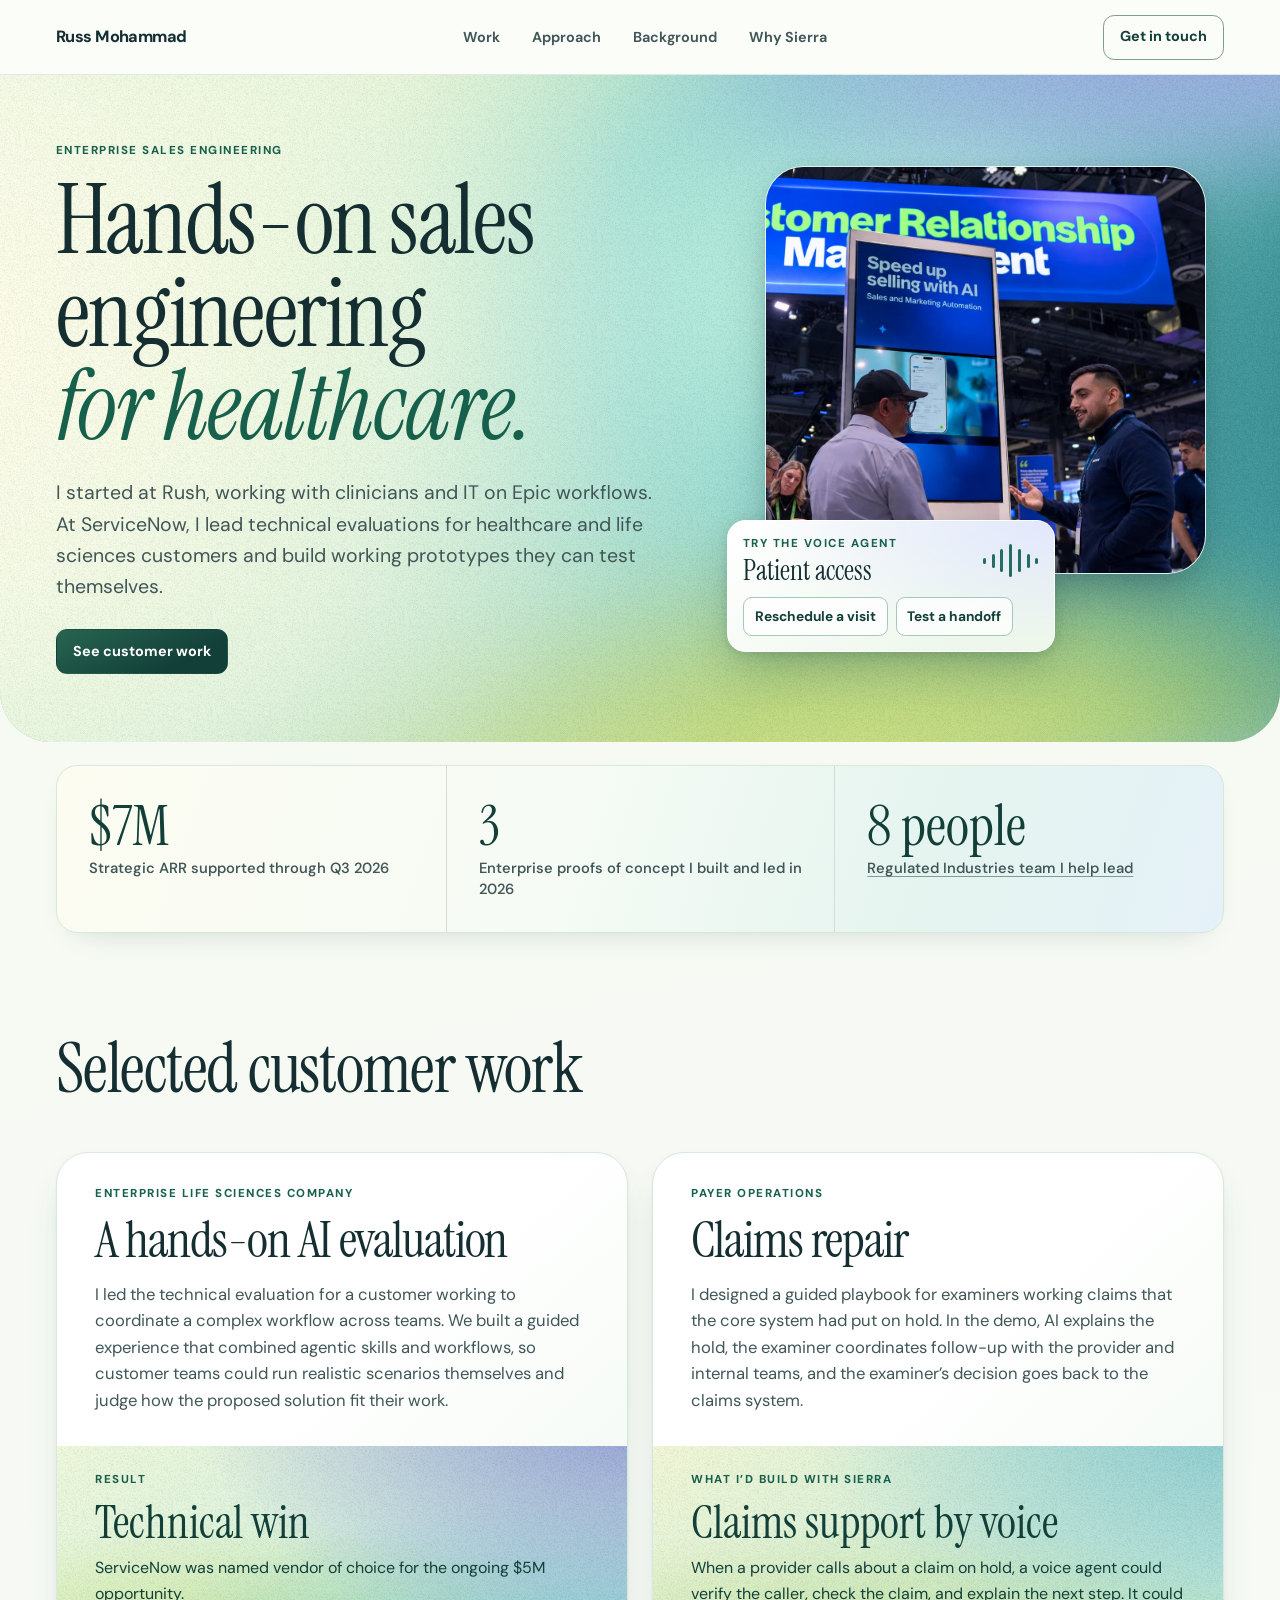
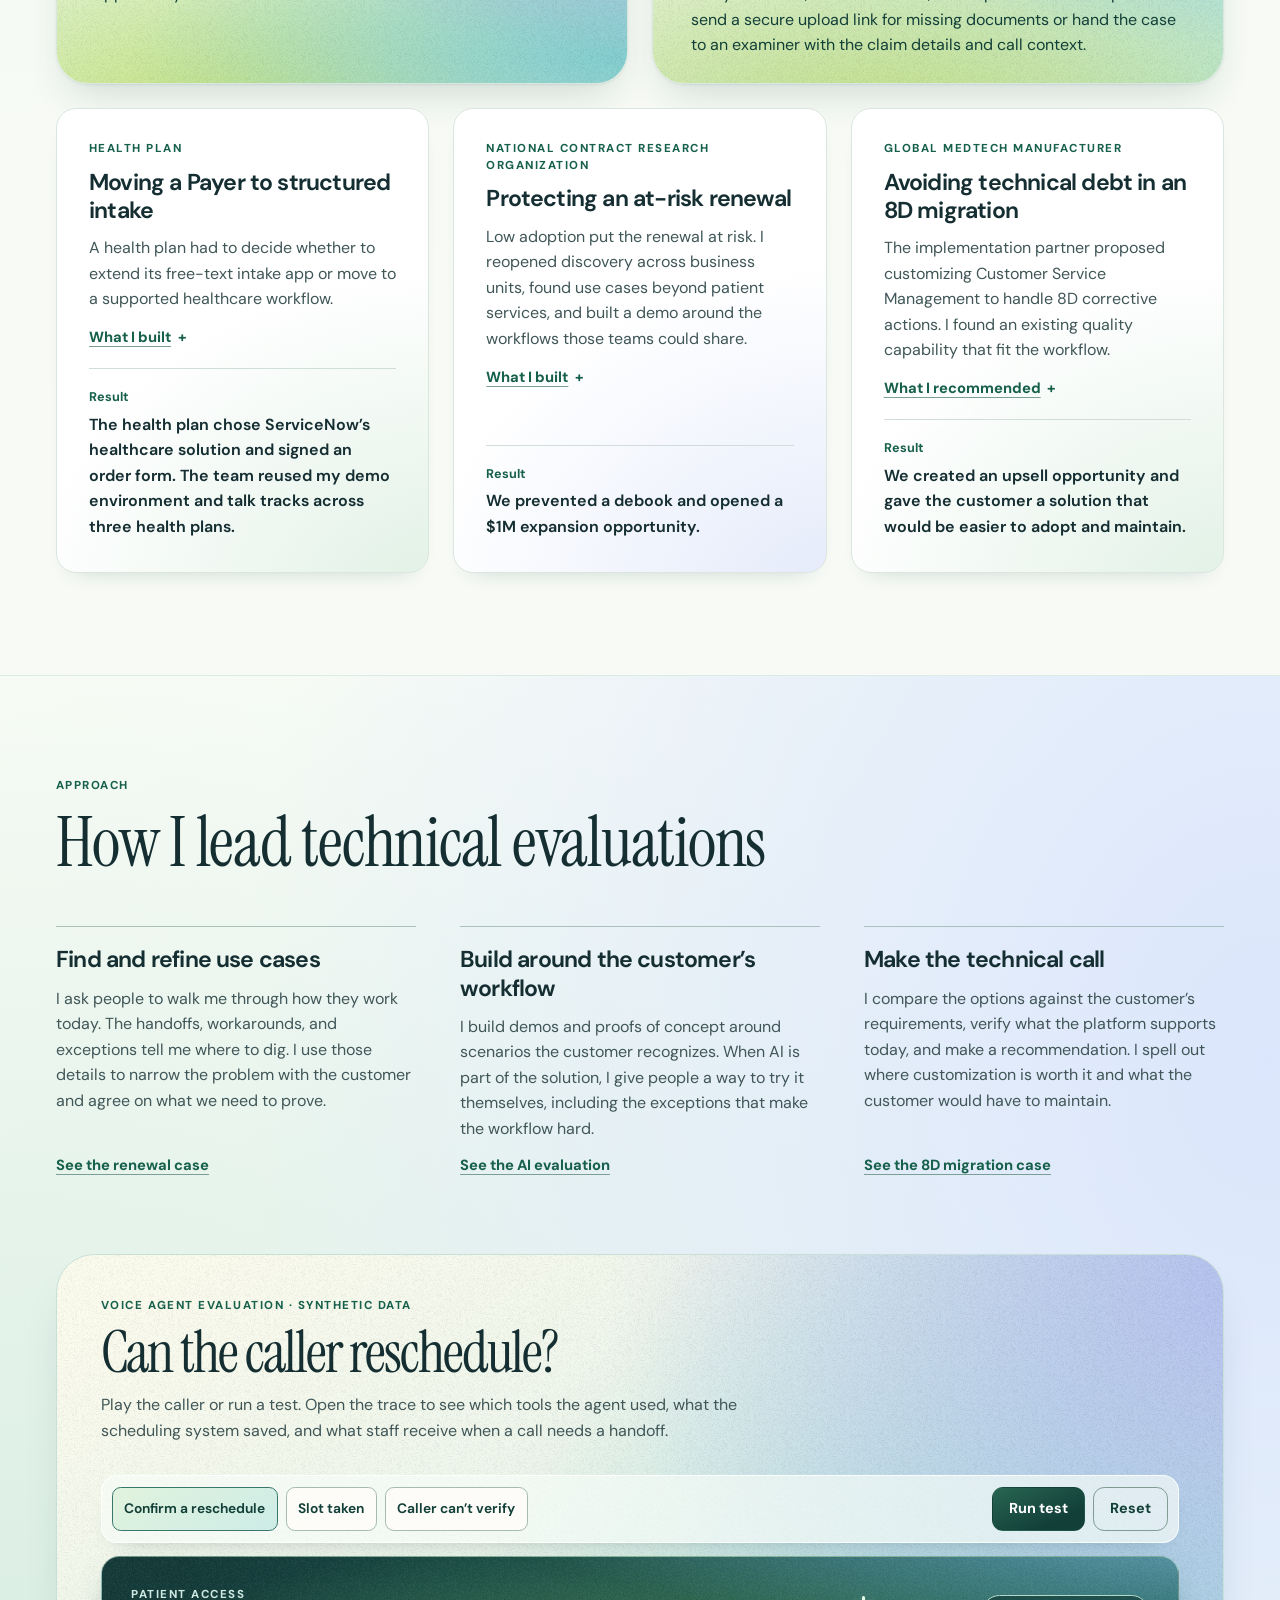
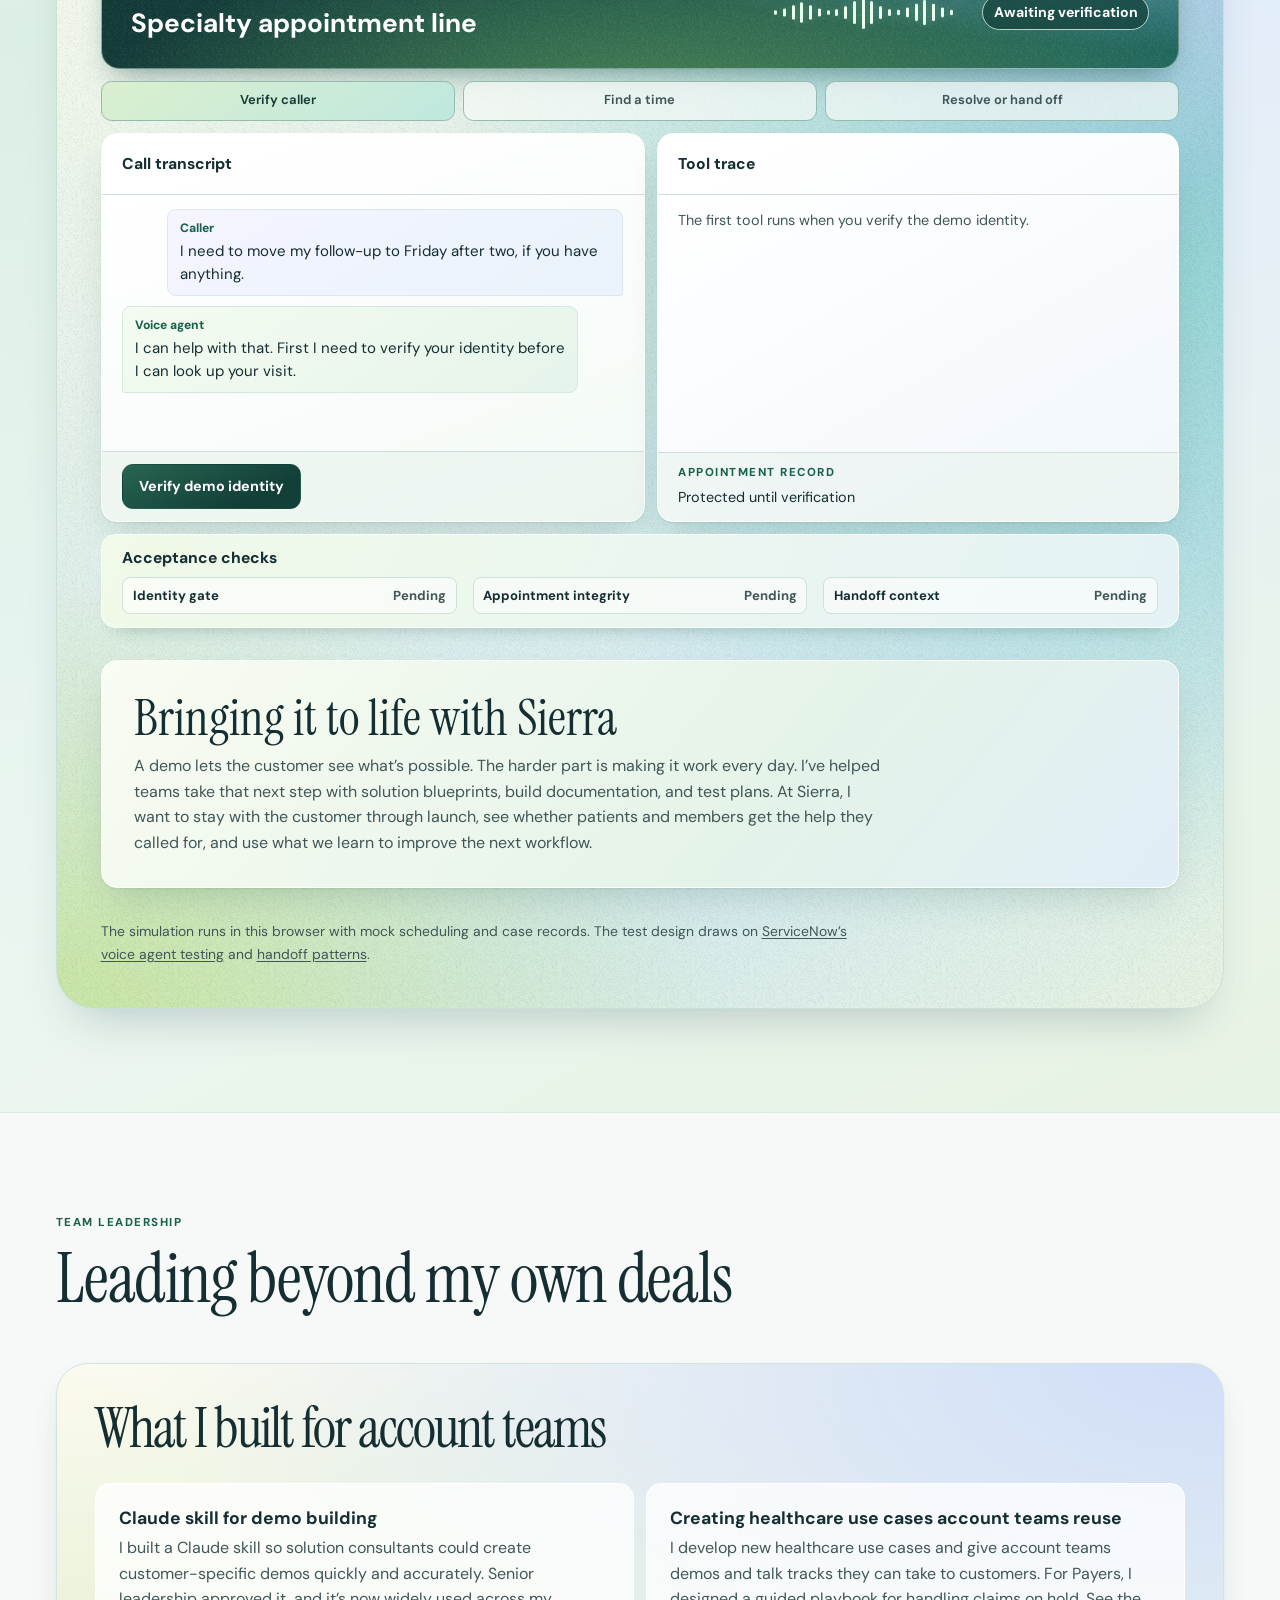
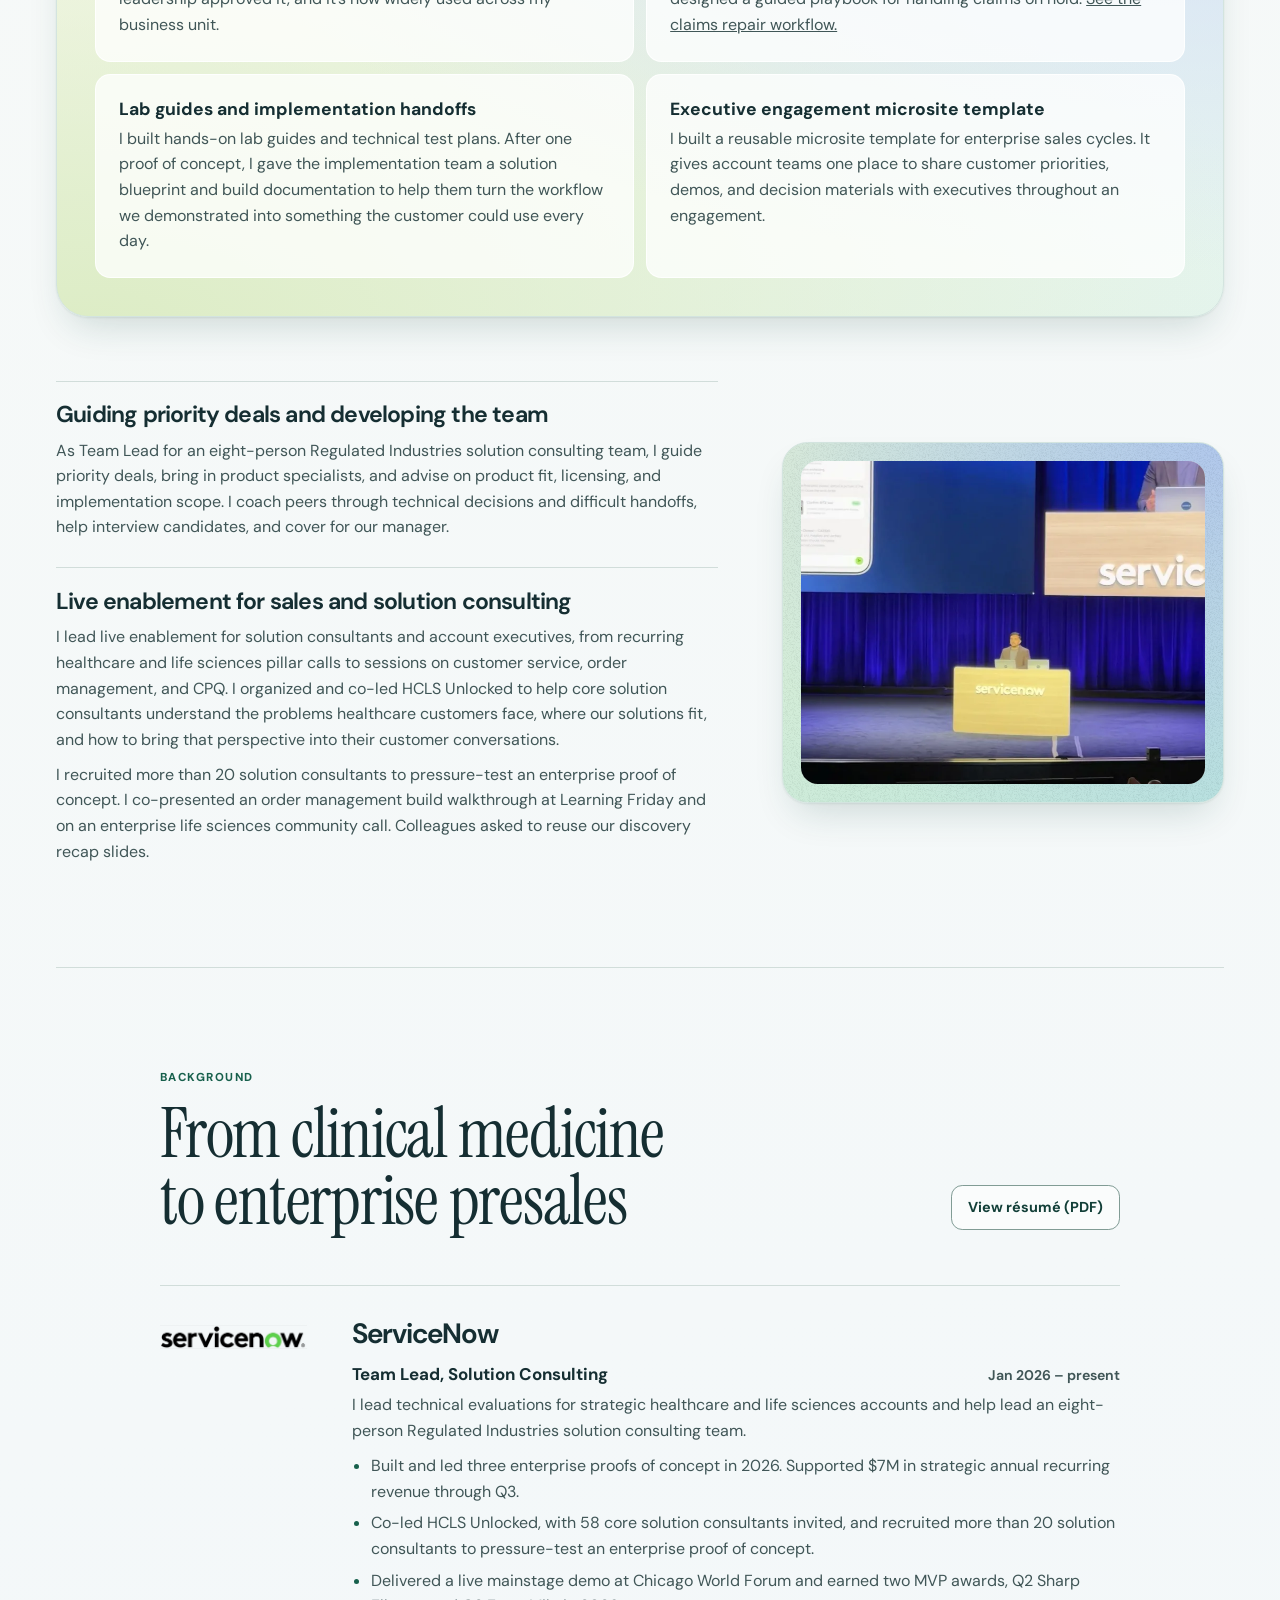
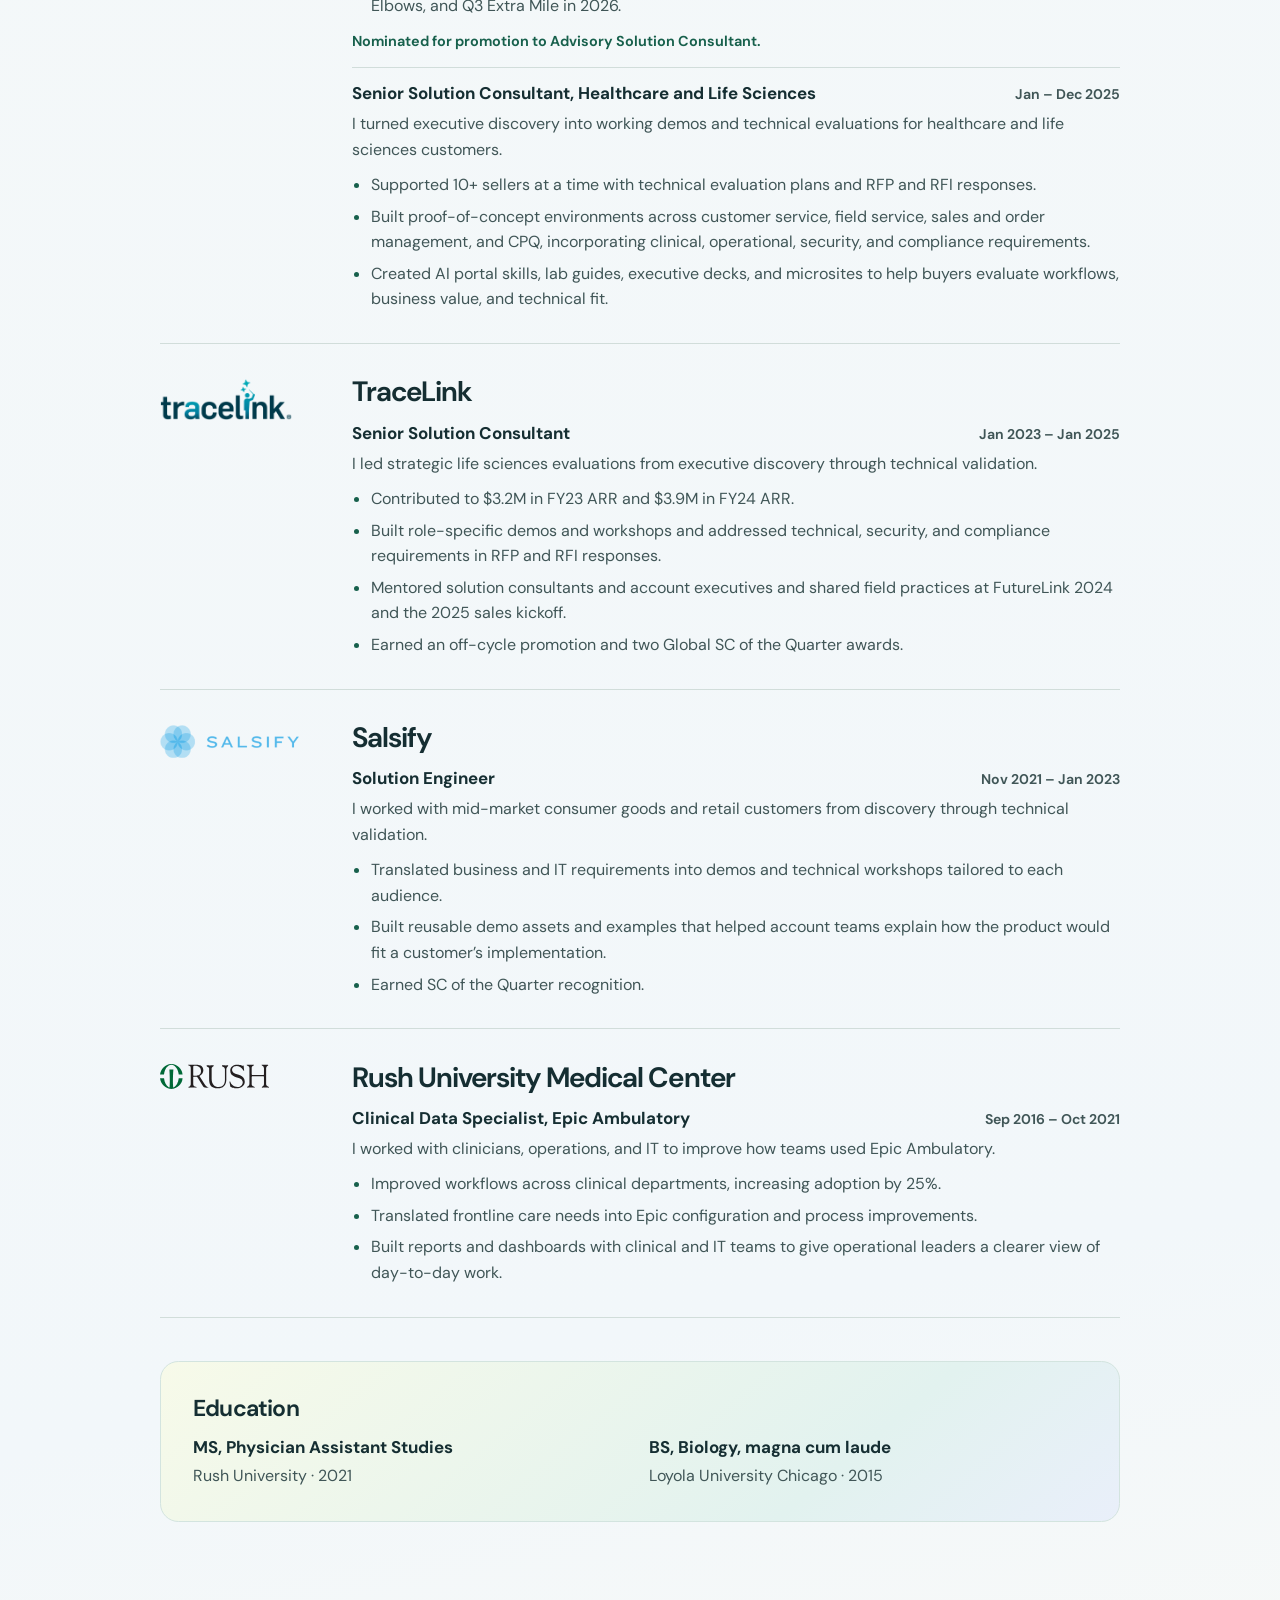
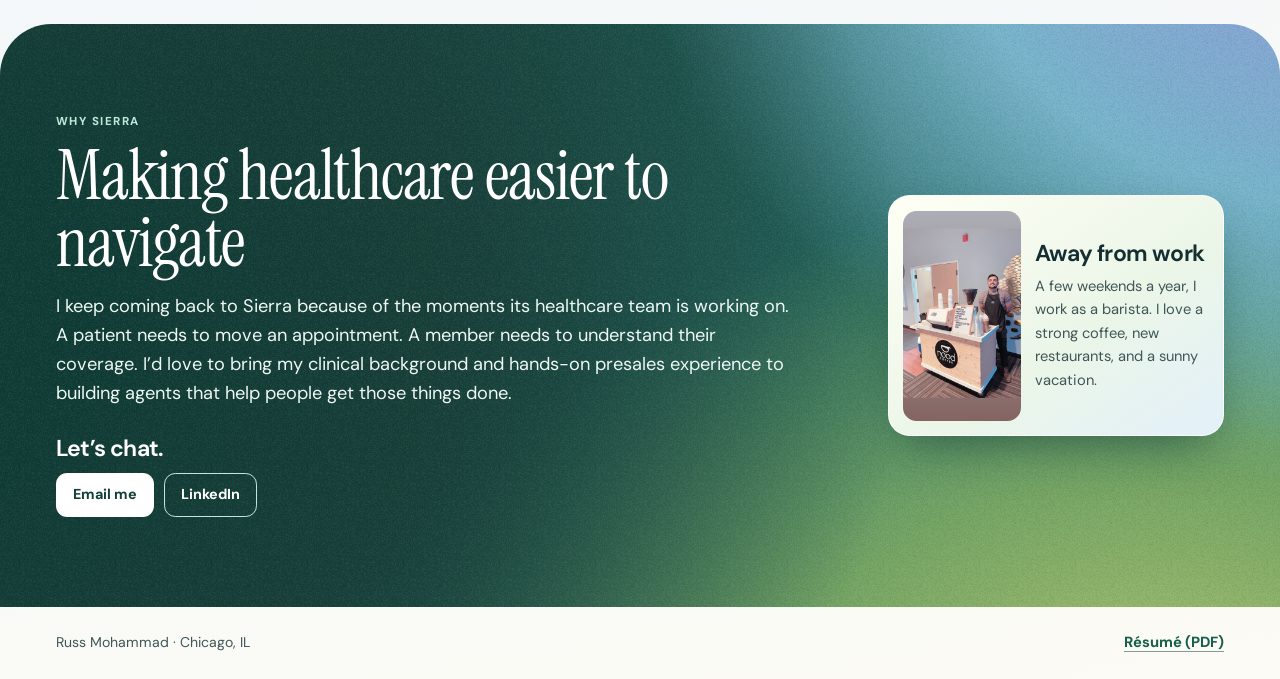
<file: index.html>
<!doctype html>
<html lang="en">
  <head>
    <meta charset="UTF-8" />
    <meta name="viewport" content="width=device-width, initial-scale=1.0" />
    <meta name="theme-color" content="#fbfcfa" />
    <meta name="description" content="Russ Mohammad, a healthcare and life sciences sales engineer. Selected AI evaluations, customer work, and why I’m interested in Sierra." />
    <meta property="og:title" content="Russ Mohammad | Healthcare Sales Engineering" />
    <meta property="og:description" content="Hands-on AI evaluations, healthcare customer work, and why I’m interested in Sierra." />
    <meta property="og:image" content="https://russmohammad.com/nowruss-knowledge-conference-v2.webp" />
    <meta property="og:url" content="https://russmohammad.com/" />
    <link rel="canonical" href="https://russmohammad.com/" />
    <title>Russ Mohammad | Healthcare Sales Engineering</title>
    <link rel="preconnect" href="https://fonts.googleapis.com" />
    <link rel="preconnect" href="https://fonts.gstatic.com" crossorigin />
    <link rel="stylesheet" href="https://fonts.googleapis.com/css2?family=DM+Sans:wght@400..750&amp;family=Instrument+Serif:ital@0;1&amp;display=swap" />
    <link rel="stylesheet" href="sierra.css?v=claims-repair" />
    <script src="sierra.js?v=depth" defer></script>
  </head>
  <body>
    <a class="skip-link" href="#top">Skip to content</a>
    <header class="site-header">
      <div class="container header-inner">
        <a class="nameplate" href="#top">Russ Mohammad</a>
        <nav aria-label="Primary navigation">
          <a href="#evidence">Work</a>
          <a href="#approach">Approach</a>
          <a href="#experience">Background</a>
          <a href="#why-sierra">Why Sierra</a>
        </nav>
        <a class="button button-outline header-contact" href="#contact">Get in touch</a>
      </div>
    </header>

    <main id="top" tabindex="-1">
      <section class="hero" id="profile" aria-labelledby="intro-title">
        <div class="container hero-inner">
          <div class="hero-copy">
            <p class="eyebrow">Enterprise sales engineering</p>
            <h1 id="intro-title">
              <span>Hands-on sales</span>
              <span>engineering</span>
              <em>for healthcare.</em>
            </h1>
            <p class="hero-intro">I started at Rush, working with clinicians and IT on Epic workflows. At ServiceNow, I lead technical evaluations for healthcare and life sciences customers and build working prototypes they can test themselves.</p>
            <div class="actions">
              <a class="button button-primary" href="#evidence">See customer work</a>
            </div>
          </div>
          <div class="hero-visual">
            <figure class="hero-photo">
              <img src="nowruss-knowledge-conference-v2.webp" width="1536" height="1024" alt="Russ Mohammad talking through a demo with an attendee at ServiceNow Knowledge" fetchpriority="high" decoding="async" />
            </figure>
            <div class="hero-demo">
              <div class="hero-demo-heading">
                <div>
                  <p class="eyebrow">Try the voice agent</p>
                  <p class="hero-demo-title">Patient access</p>
                </div>
                <div class="voice-signal" aria-hidden="true">
                  <i></i><i></i><i></i><i></i><i></i><i></i><i></i>
                </div>
              </div>
              <div class="hero-demo-links">
                <a href="#patient-access" data-open-test="reschedule">Reschedule a visit</a>
                <a href="#patient-access" data-open-test="unverified" hidden>Test a handoff</a>
              </div>
            </div>
          </div>
        </div>
      </section>

      <div class="container">
        <dl class="scope" aria-label="Recent work at ServiceNow">
          <div><dt>Strategic ARR supported through Q3 2026</dt><dd>$7M</dd></div>
          <div><dt>Enterprise proofs of concept I built and led in 2026</dt><dd>3</dd></div>
          <div><dt><a href="#leadership">Regulated Industries team I help lead</a></dt><dd>8 people</dd></div>
        </dl>
      </div>

      <section class="container section" id="evidence" aria-labelledby="evidence-title">
        <div class="section-heading">
          <h2 id="evidence-title">Selected customer work</h2>
        </div>

        <div class="featured-cases">
          <article class="featured-case" id="ai-proof">
            <div class="featured-copy">
              <p class="eyebrow">Enterprise life sciences company</p>
              <h3>A hands-on AI evaluation</h3>
              <p>I led the technical evaluation for a customer working to coordinate a complex workflow across teams. We built a guided experience that combined agentic skills and workflows, so customer teams could run realistic scenarios themselves and judge how the proposed solution fit their work.</p>
            </div>
            <div class="featured-result">
              <p class="eyebrow">Result</p>
              <p class="featured-result-title">Technical win</p>
              <p>ServiceNow was named vendor of choice for the ongoing $5M opportunity.</p>
            </div>
          </article>

          <article class="featured-case featured-case-payer" id="claims-repair">
            <div class="featured-copy">
              <p class="eyebrow">Payer operations</p>
              <h3>Claims repair</h3>
              <p>I designed a guided playbook for examiners working claims that the core system had put on hold. In the demo, AI explains the hold, the examiner coordinates follow-up with the provider and internal teams, and the examiner’s decision goes back to the claims system.</p>
            </div>
            <div class="featured-result">
              <p class="eyebrow">What I’d build with Sierra</p>
              <p class="featured-result-title">Claims support by voice</p>
              <p>When a provider calls about a claim on hold, a voice agent could verify the caller, check the claim, and explain the next step. It could send a secure upload link for missing documents or hand the case to an examiner with the claim details and call context.</p>
            </div>
          </article>
        </div>

        <div class="case-grid">
          <article class="case-card" id="payer-workflow">
            <p class="eyebrow">Health plan</p>
            <h3>Moving a Payer to structured intake</h3>
            <p>A health plan had to decide whether to extend its free-text intake app or move to a supported healthcare workflow.</p>
            <details>
              <summary>What I built</summary>
              <p>I rebuilt the onsite demo around its routing rules to show operations and IT how structured intake could work across teams. I flagged an open encryption question for follow-up.</p>
            </details>
            <div class="case-result">
              <strong>Result</strong>
              <p>The health plan chose ServiceNow’s healthcare solution and signed an order form. The team reused my demo environment and talk tracks across three health plans.</p>
            </div>
          </article>

          <article class="case-card" id="research-workflow">
            <p class="eyebrow">National contract research organization</p>
            <h3>Protecting an at-risk renewal</h3>
            <p>Low adoption put the renewal at risk. I reopened discovery across business units, found use cases beyond patient services, and built a demo around the workflows those teams could share.</p>
            <details>
              <summary>What I built</summary>
              <p>I used sample patient records, cases, and interactions to show how intake, case management, AI-assisted analysis, and follow-up could work together. I also brought in advisory support to address an implementation funding gap.</p>
            </details>
            <div class="case-result"><strong>Result</strong><p>We prevented a debook and opened a $1M expansion opportunity.</p></div>
          </article>

          <article class="case-card" id="quality-workflow">
            <p class="eyebrow">Global medtech manufacturer</p>
            <h3>Avoiding technical debt in an 8D migration</h3>
            <p>The implementation partner proposed customizing Customer Service Management to handle 8D corrective actions. I found an existing quality capability that fit the workflow.</p>
            <details>
              <summary>What I recommended</summary>
              <p>I verified that Quality Issue Management already supported 8D and proposed a standard portal for supplier submissions. The customer could use capabilities already available at the time.</p>
            </details>
            <div class="case-result"><strong>Result</strong><p>We created an upsell opportunity and gave the customer a solution that would be easier to adopt and maintain.</p></div>
          </article>
        </div>
      </section>

      <section class="approach section" id="approach" aria-labelledby="approach-title">
        <div class="container">
          <div class="section-heading" id="layers">
            <p class="eyebrow">Approach</p>
            <h2 id="approach-title">How I lead technical evaluations</h2>
          </div>
          <div class="approach-grid">
            <article>
              <h3>Find and refine use cases</h3>
              <p>I ask people to walk me through how they work today. The handoffs, workarounds, and exceptions tell me where to dig. I use those details to narrow the problem with the customer and agree on what we need to prove.</p>
              <a class="text-link" href="#research-workflow">See the renewal case</a>
            </article>
            <article>
              <h3>Build around the customer’s workflow</h3>
              <p>I build demos and proofs of concept around scenarios the customer recognizes. When AI is part of the solution, I give people a way to try it themselves, including the exceptions that make the workflow hard.</p>
              <a class="text-link" href="#ai-proof">See the AI evaluation</a>
            </article>
            <article>
              <h3>Make the technical call</h3>
              <p>I compare the options against the customer’s requirements, verify what the platform supports today, and make a recommendation. I spell out where customization is worth it and what the customer would have to maintain.</p>
              <a class="text-link" href="#quality-workflow">See the 8D migration case</a>
            </article>
          </div>

          <section class="evaluation" id="patient-access" aria-labelledby="evaluation-title">
            <div class="evaluation-intro">
              <p class="eyebrow">Voice agent evaluation · Synthetic data</p>
              <h3 id="evaluation-title">Can the caller reschedule?</h3>
              <p>Play the caller or run a test. Open the trace to see which tools the agent used, what the scheduling system saved, and what staff receive when a call needs a handoff.</p>
            </div>

            <div class="voice-demo" id="voice-demo" hidden>
              <div class="voice-toolbar">
                <div class="scenario-controls" role="group" aria-label="Choose a voice agent test">
                  <button type="button" aria-pressed="true" aria-controls="voice-session" data-test="reschedule">Confirm a reschedule</button>
                  <button type="button" aria-pressed="false" aria-controls="voice-session" data-test="conflict">Slot taken</button>
                  <button type="button" aria-pressed="false" aria-controls="voice-session" data-test="unverified">Caller can’t verify</button>
                </div>
                <div class="voice-run-actions">
                  <button class="button button-primary" id="run-test" type="button">Run test</button>
                  <button class="button button-outline" id="reset-test" type="button">Reset</button>
                </div>
              </div>

              <div class="voice-session" id="voice-session">
                <div class="voice-session-header">
                  <div class="voice-session-title">
                    <p class="eyebrow">Patient access</p>
                    <h4>Specialty appointment line</h4>
                  </div>
                  <div class="session-signal" aria-hidden="true">
                    <div class="voice-signal">
                      <i></i><i></i><i></i><i></i><i></i><i></i><i></i>
                    </div>
                    <div class="voice-signal">
                      <i></i><i></i><i></i><i></i><i></i><i></i><i></i>
                    </div>
                    <div class="voice-signal">
                      <i></i><i></i><i></i><i></i><i></i><i></i><i></i>
                    </div>
                  </div>
                  <p class="voice-status" id="call-status">Awaiting verification</p>
                </div>

                <ol class="voice-route" aria-label="Progress through the call">
                  <li id="route-verify" data-state="current" aria-current="step">Verify caller</li>
                  <li id="route-lookup" data-state="pending">Find a time</li>
                  <li id="route-resolve" data-state="pending">Resolve or hand off</li>
                </ol>

                <div class="voice-workspace">
                  <section class="voice-panel" aria-labelledby="transcript-title">
                    <div class="voice-panel-heading">
                      <h5 id="transcript-title">Call transcript</h5>
                      <button class="voice-listen" type="button" id="listen-reply" hidden>Listen to reply</button>
                    </div>
                    <ol class="voice-transcript" id="call-transcript"></ol>
                    <div class="voice-actions" id="caller-actions" role="group" aria-label="Respond as the caller"></div>
                  </section>

                  <section class="voice-panel voice-trace-panel" aria-labelledby="trace-title">
                    <div class="voice-panel-heading">
                      <h5 id="trace-title">Tool trace</h5>
                    </div>
                    <ol class="voice-trace" id="tool-trace"></ol>
                    <div class="voice-record" id="mock-record">
                      <p class="eyebrow">Appointment record</p>
                      <p id="record-summary">Protected until verification</p>
                      <p id="case-summary" hidden></p>
                    </div>
                  </section>
                </div>

                <section class="voice-evaluation" aria-labelledby="checks-title">
                  <h5 id="checks-title">Acceptance checks</h5>
                  <ul id="test-checks"></ul>
                </section>
              </div>
              <p class="sr-only" id="call-announcement" role="status"></p>
            </div>

            <noscript>
              <p class="voice-note">The browser simulation uses JavaScript to run verified booking changes, slot conflicts, and handoffs when identity can’t be verified.</p>
            </noscript>
            <section class="demo-launch" id="demo-to-launch" aria-labelledby="demo-launch-title">
              <h4 id="demo-launch-title">Bringing it to life with Sierra</h4>
              <p>A demo lets the customer see what’s possible. The harder part is making it work every day. I’ve helped teams take that next step with solution blueprints, build documentation, and test plans. At Sierra, I want to stay with the customer through launch, see whether patients and members get the help they called for, and use what we learn to improve the next workflow.</p>
            </section>
            <p class="voice-note">The simulation runs in this browser with mock scheduling and case records. The test design draws on <a href="https://www.servicenow.com/docs/r/intelligent-experiences/test-ai-voice-agents.html">ServiceNow’s voice agent testing</a> and <a href="https://www.servicenow.com/docs/r/intelligent-experiences/deploy-ai-agents-for-voice.html">handoff patterns</a>.</p>
          </section>
        </div>
      </section>

      <section class="container section" id="leadership" aria-labelledby="leadership-title">
        <div class="section-heading">
          <p class="eyebrow">Team leadership</p>
          <h2 id="leadership-title">Leading beyond my own deals</h2>
        </div>
        <div class="field-assets" aria-labelledby="field-assets-title">
          <h3 id="field-assets-title">What I built for account teams</h3>
          <div class="field-assets-grid">
            <article id="claude-skill">
              <h4>Claude skill for demo building</h4>
              <p>I built a Claude skill so solution consultants could create customer-specific demos quickly and accurately. Senior leadership approved it, and it’s now widely used across my business unit.</p>
            </article>
            <article>
              <h4>Creating healthcare use cases account teams reuse</h4>
              <p>I develop new healthcare use cases and give account teams demos and talk tracks they can take to customers. For Payers, I designed a guided playbook for handling claims on hold. <a href="#claims-repair">See the claims repair workflow.</a></p>
            </article>
            <article>
              <h4>Lab guides and implementation handoffs</h4>
              <p>I built hands-on lab guides and technical test plans. After one proof of concept, I gave the implementation team a solution blueprint and build documentation to help them turn the workflow we demonstrated into something the customer could use every day.</p>
            </article>
            <article>
              <h4>Executive engagement microsite template</h4>
              <p>I built a reusable microsite template for enterprise sales cycles. It gives account teams one place to share customer priorities, demos, and decision materials with executives throughout an engagement.</p>
            </article>
          </div>
        </div>

        <div class="leadership-layout">
          <div class="leadership-notes">
            <article>
              <h3>Guiding priority deals and developing the team</h3>
              <p>As Team Lead for an eight-person Regulated Industries solution consulting team, I guide priority deals, bring in product specialists, and advise on product fit, licensing, and implementation scope. I coach peers through technical decisions and difficult handoffs, help interview candidates, and cover for our manager.</p>
            </article>
            <article>
              <h3>Live enablement for sales and solution consulting</h3>
              <p>I lead live enablement for solution consultants and account executives, from recurring healthcare and life sciences pillar calls to sessions on customer service, order management, and CPQ. I organized and co-led HCLS Unlocked to help core solution consultants understand the problems healthcare customers face, where our solutions fit, and how to bring that perspective into their customer conversations.</p>
              <p>I recruited more than 20 solution consultants to pressure-test an enterprise proof of concept. I co-presented an order management build walkthrough at Learning Friday and on an enterprise life sciences community call. Colleagues asked to reuse our discovery recap slides.</p>
            </article>
          </div>
          <div class="leadership-feature" id="field-notes">
            <figure class="keynote-photo" id="keynote">
              <img src="nowruss-mainstage-keynote.webp" width="768" height="1024" alt="Russ Mohammad delivering a live mainstage demo at ServiceNow’s Chicago World Forum" loading="lazy" decoding="async" />
            </figure>
          </div>
        </div>
      </section>

      <section class="container section experience" id="experience" aria-labelledby="experience-title">
        <div class="section-heading experience-heading">
          <p class="eyebrow">Background</p>
          <h2 id="experience-title">From clinical medicine to enterprise presales</h2>
          <a class="button button-outline" href="assets/Russ-Mohammad-Resume.pdf?v=nomination">View résumé (PDF)</a>
        </div>
        <div class="experience-list">
          <article class="role">
            <img class="role-logo role-logo-servicenow" src="assets/role-logos/servicenow.jpg" width="600" height="98" alt="" loading="lazy" />
            <h3>ServiceNow</h3>
            <div class="role-positions">
              <div class="role-position">
                <div class="role-title">
                  <h4>Team Lead, Solution Consulting</h4>
                  <p class="role-date">Jan 2026 – present</p>
                </div>
                <p>I lead technical evaluations for strategic healthcare and life sciences accounts and help lead an eight-person Regulated Industries solution consulting team.</p>
                <ul class="role-accomplishments">
                  <li>Built and led three enterprise proofs of concept in 2026. Supported $7M in strategic annual recurring revenue through Q3.</li>
                  <li>Co-led HCLS Unlocked, with 58 core solution consultants invited, and recruited more than 20 solution consultants to pressure-test an enterprise proof of concept.</li>
                  <li>Delivered a live mainstage demo at Chicago World Forum and earned two MVP awards, Q2 Sharp Elbows, and Q3 Extra Mile in 2026.</li>
                </ul>
                <p class="role-note">Nominated for promotion to Advisory Solution Consultant.</p>
              </div>
              <div class="role-position">
                <div class="role-title">
                  <h4>Senior Solution Consultant, Healthcare and Life Sciences</h4>
                  <p class="role-date">Jan – Dec 2025</p>
                </div>
                <p>I turned executive discovery into working demos and technical evaluations for healthcare and life sciences customers.</p>
                <ul class="role-accomplishments">
                  <li>Supported 10+ sellers at a time with technical evaluation plans and RFP and RFI responses.</li>
                  <li>Built proof-of-concept environments across customer service, field service, sales and order management, and CPQ, incorporating clinical, operational, security, and compliance requirements.</li>
                  <li>Created AI portal skills, lab guides, executive decks, and microsites to help buyers evaluate workflows, business value, and technical fit.</li>
                </ul>
              </div>
            </div>
          </article>
          <article class="role">
            <img class="role-logo role-logo-tracelink" src="assets/role-logos/tracelink.png" width="600" height="185" alt="" loading="lazy" />
            <h3>TraceLink</h3>
            <div class="role-positions">
              <div class="role-position">
                <div class="role-title">
                  <h4>Senior Solution Consultant</h4>
                  <p class="role-date">Jan 2023 – Jan 2025</p>
                </div>
                <p>I led strategic life sciences evaluations from executive discovery through technical validation.</p>
                <ul class="role-accomplishments">
                  <li>Contributed to $3.2M in FY23 ARR and $3.9M in FY24 ARR.</li>
                  <li>Built role-specific demos and workshops and addressed technical, security, and compliance requirements in RFP and RFI responses.</li>
                  <li>Mentored solution consultants and account executives and shared field practices at FutureLink 2024 and the 2025 sales kickoff.</li>
                  <li>Earned an off-cycle promotion and two Global SC of the Quarter awards.</li>
                </ul>
              </div>
            </div>
          </article>
          <article class="role">
            <img class="role-logo role-logo-salsify" src="salsify.png" width="454" height="108" alt="" loading="lazy" />
            <h3>Salsify</h3>
            <div class="role-positions">
              <div class="role-position">
                <div class="role-title">
                  <h4>Solution Engineer</h4>
                  <p class="role-date">Nov 2021 – Jan 2023</p>
                </div>
                <p>I worked with mid-market consumer goods and retail customers from discovery through technical validation.</p>
                <ul class="role-accomplishments">
                  <li>Translated business and IT requirements into demos and technical workshops tailored to each audience.</li>
                  <li>Built reusable demo assets and examples that helped account teams explain how the product would fit a customer’s implementation.</li>
                  <li>Earned SC of the Quarter recognition.</li>
                </ul>
              </div>
            </div>
          </article>
          <article class="role">
            <img class="role-logo role-logo-rush" src="assets/role-logos/rush.svg" width="171" height="38" alt="" loading="lazy" />
            <h3>Rush University Medical Center</h3>
            <div class="role-positions">
              <div class="role-position">
                <div class="role-title">
                  <h4>Clinical Data Specialist, Epic Ambulatory</h4>
                  <p class="role-date">Sep 2016 – Oct 2021</p>
                </div>
                <p>I worked with clinicians, operations, and IT to improve how teams used Epic Ambulatory.</p>
                <ul class="role-accomplishments">
                  <li>Improved workflows across clinical departments, increasing adoption by 25%.</li>
                  <li>Translated frontline care needs into Epic configuration and process improvements.</li>
                  <li>Built reports and dashboards with clinical and IT teams to give operational leaders a clearer view of day-to-day work.</li>
                </ul>
              </div>
            </div>
          </article>
        </div>
        <section class="education" aria-labelledby="education-title">
          <h3 id="education-title">Education</h3>
          <ul>
            <li><h4>MS, Physician Assistant Studies</h4><p>Rush University · 2021</p></li>
            <li><h4>BS, Biology, magna cum laude</h4><p>Loyola University Chicago · 2015</p></li>
          </ul>
        </section>
      </section>

      <section class="closing" id="why-sierra" aria-labelledby="sierra-title">
        <div class="container closing-inner">
          <div>
            <p class="eyebrow">Why Sierra</p>
            <h2 id="sierra-title">Making healthcare easier to navigate</h2>
            <p>I keep coming back to Sierra because of the moments its healthcare team is working on. A patient needs to move an appointment. A member needs to understand their coverage. I’d love to bring my clinical background and hands-on presales experience to building agents that help people get those things done.</p>
            <div class="closing-contact" id="contact">
              <h3>Let’s chat.</h3>
              <div class="actions">
                <a class="button button-primary" href="mailto:nowrussmohammad@gmail.com">Email me</a>
                <a class="button button-outline" href="https://www.linkedin.com/in/russmoh/">LinkedIn</a>
              </div>
            </div>
          </div>
          <aside class="coffee-note" aria-labelledby="coffee-title">
            <img src="nowruss-barista.jpg" width="393" height="700" alt="Russ Mohammad working as a barista" loading="lazy" decoding="async" />
            <div><h3 id="coffee-title">Away from work</h3><p>A few weekends a year, I work as a barista. I love a strong coffee, new restaurants, and a sunny vacation.</p></div>
          </aside>
        </div>
      </section>
    </main>

    <footer class="container site-footer">
      <p>Russ Mohammad · Chicago, IL</p>
      <a class="text-link" href="assets/Russ-Mohammad-Resume.pdf?v=nomination">Résumé (PDF)</a>
    </footer>
  </body>
</html>
</file>
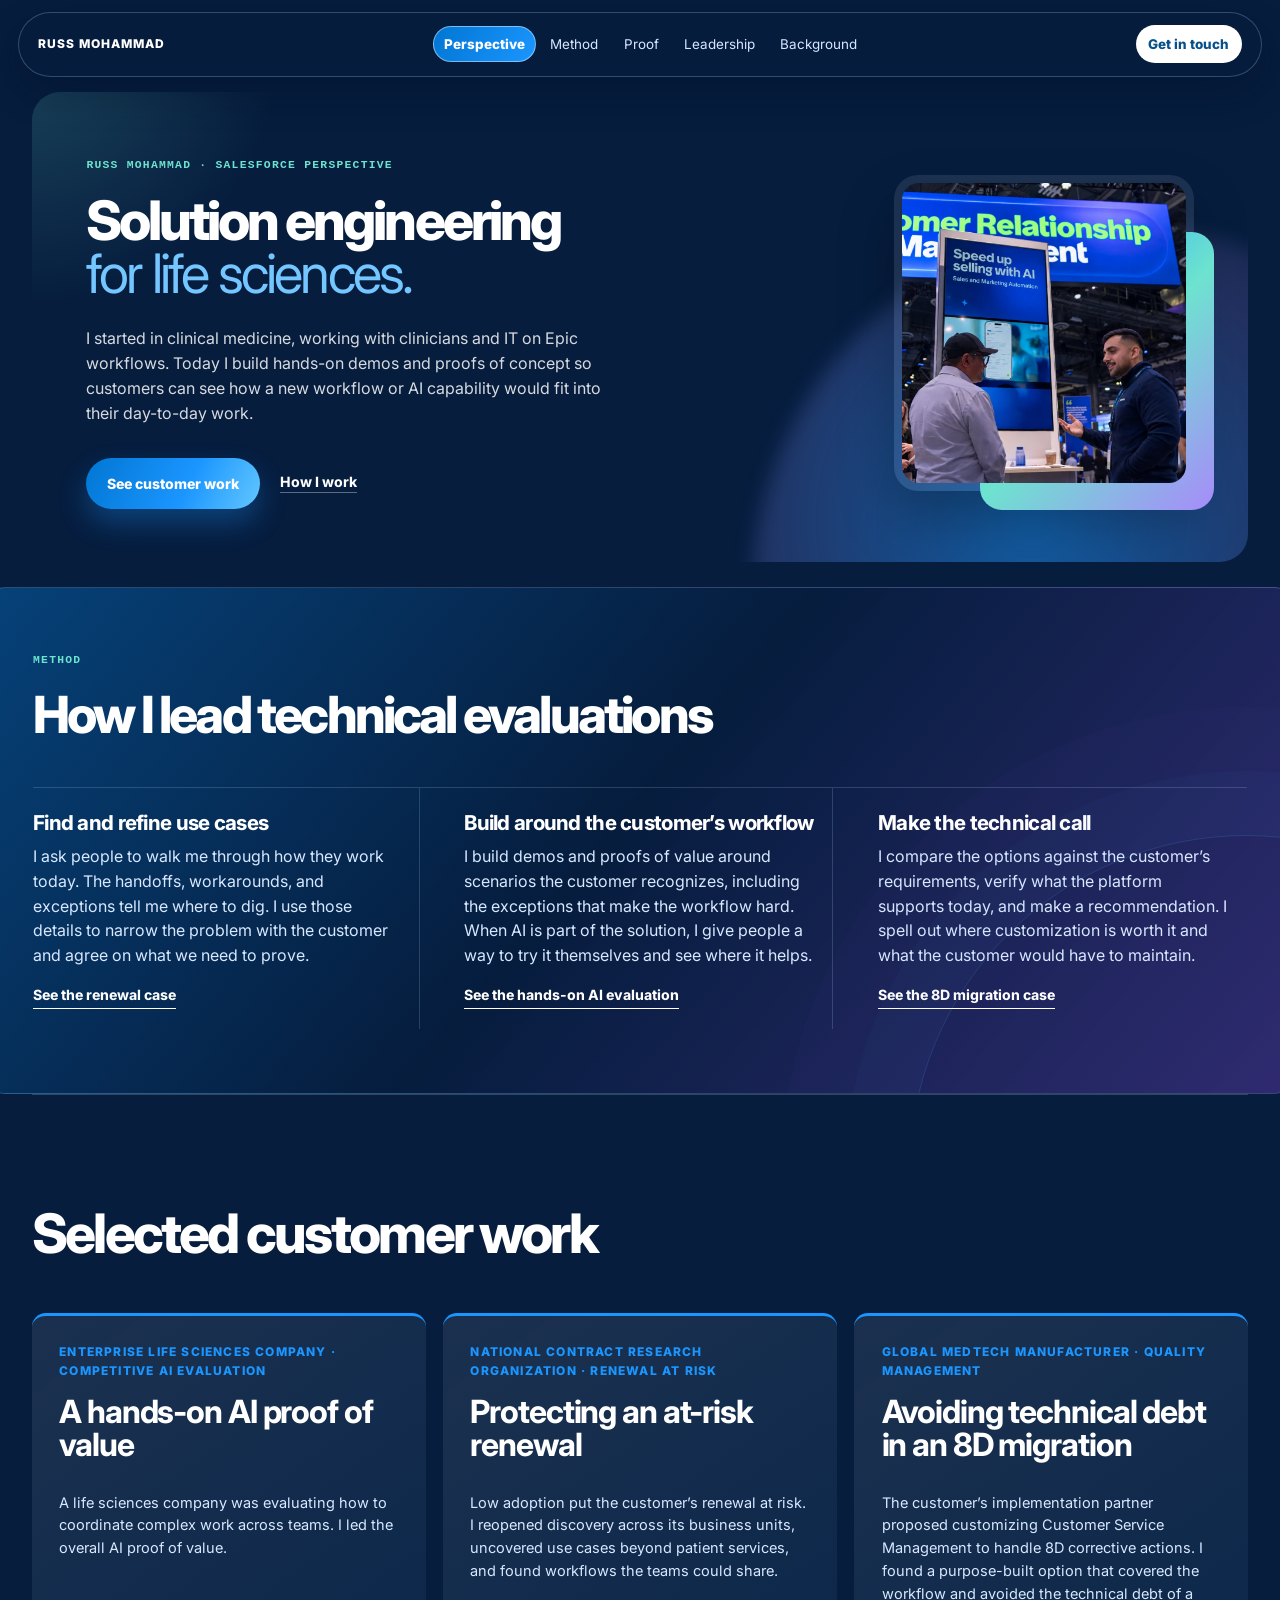
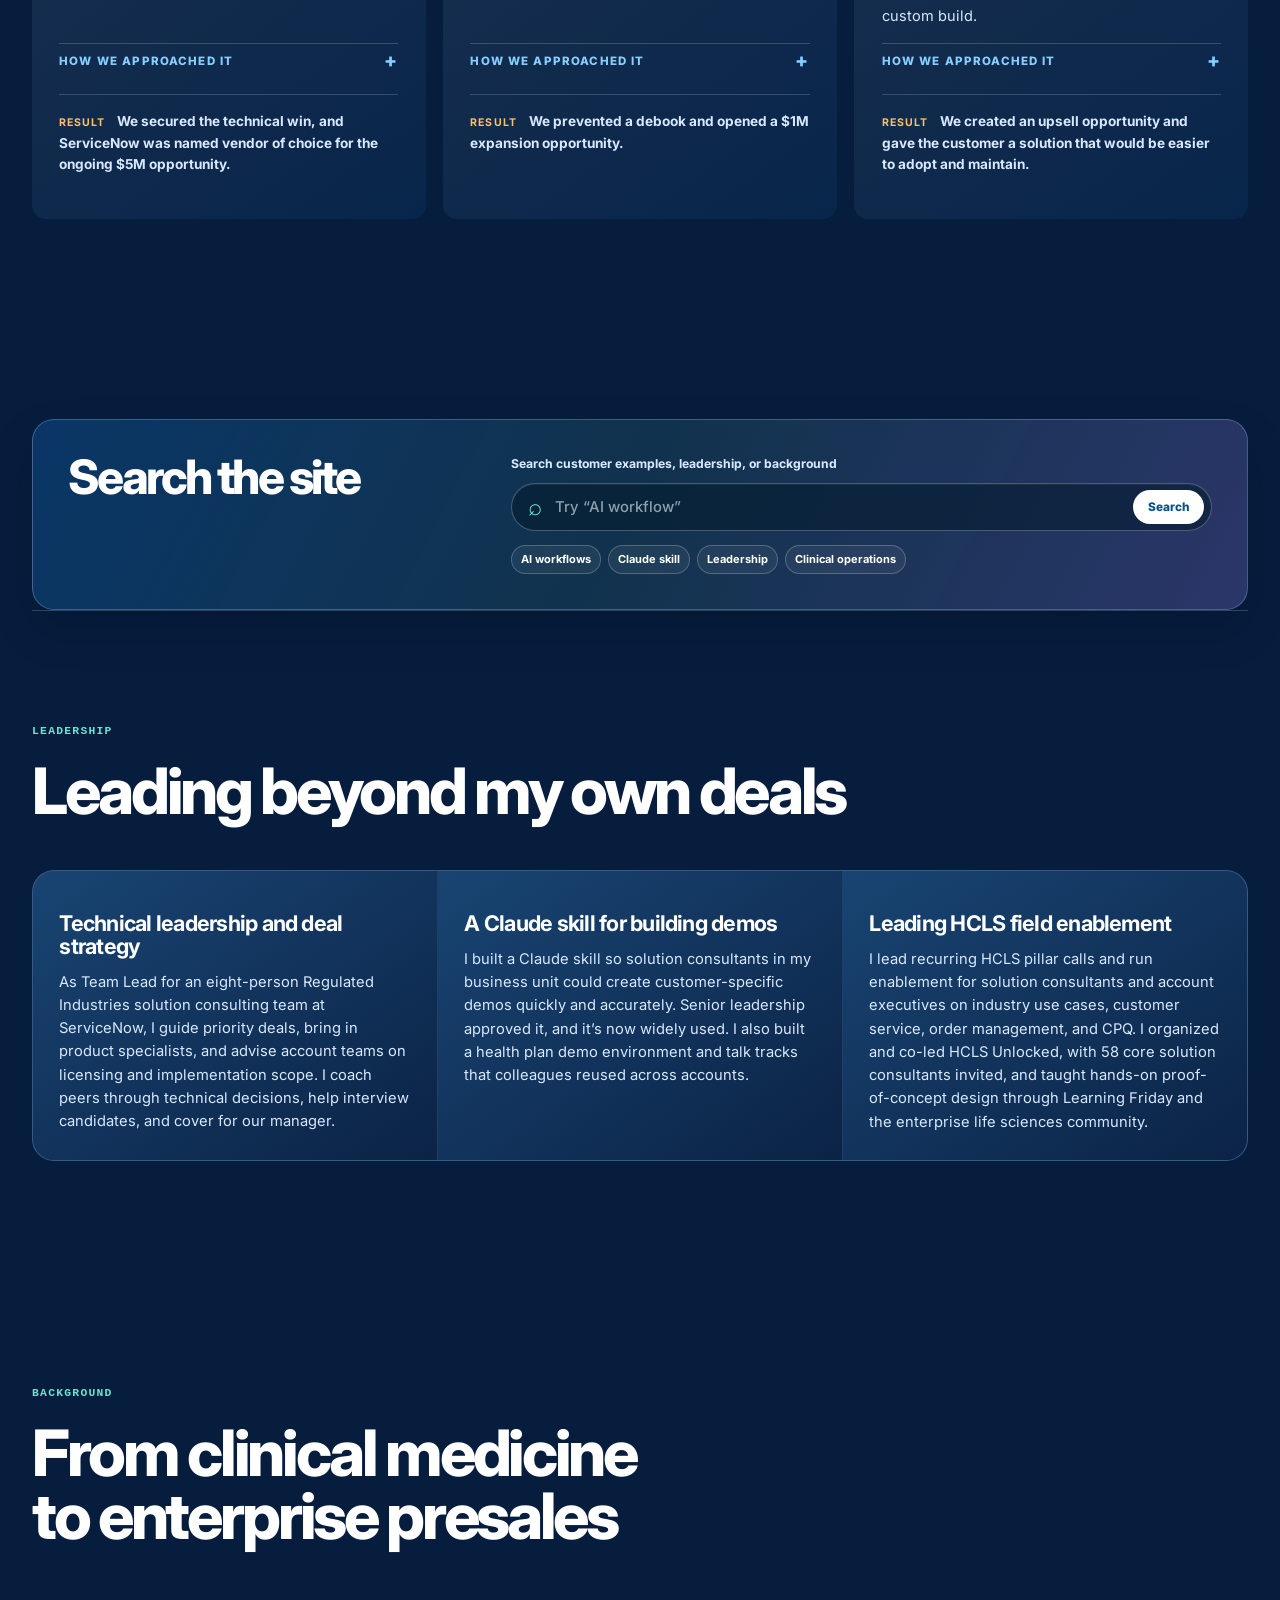
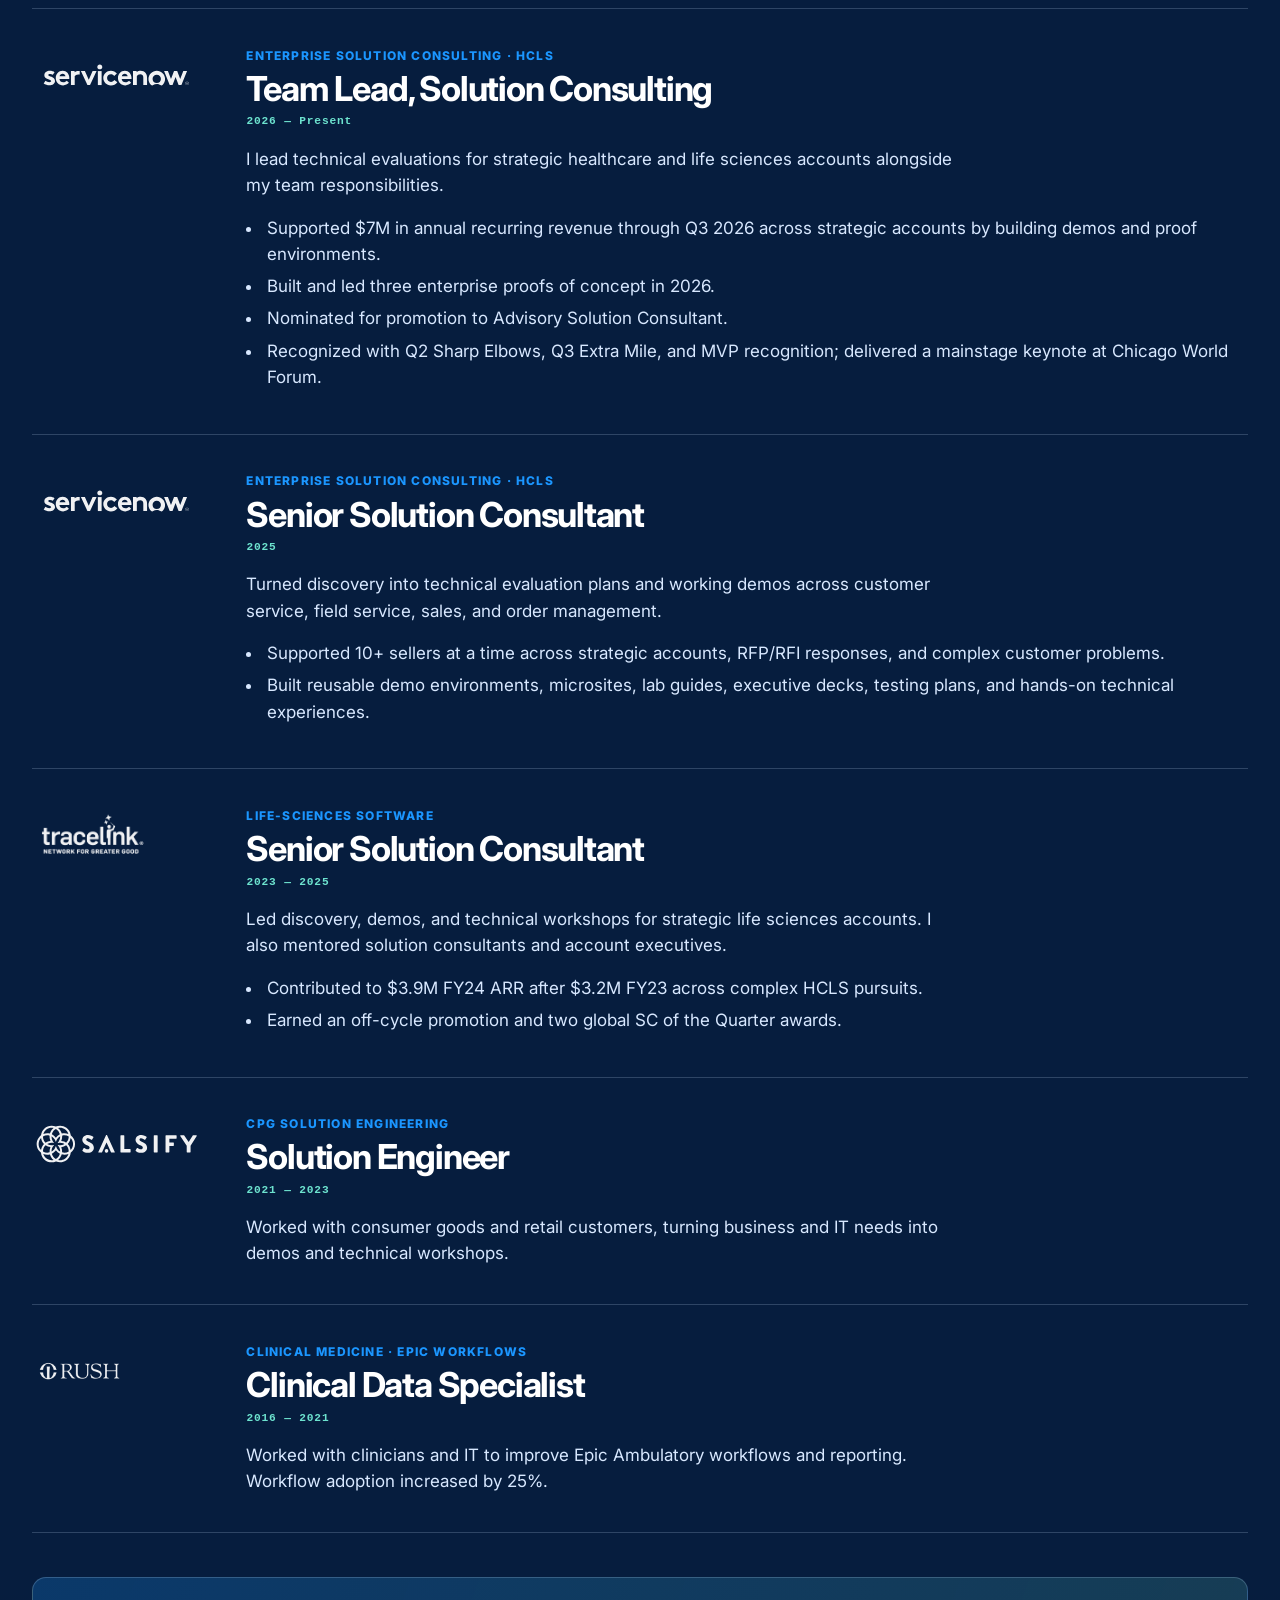
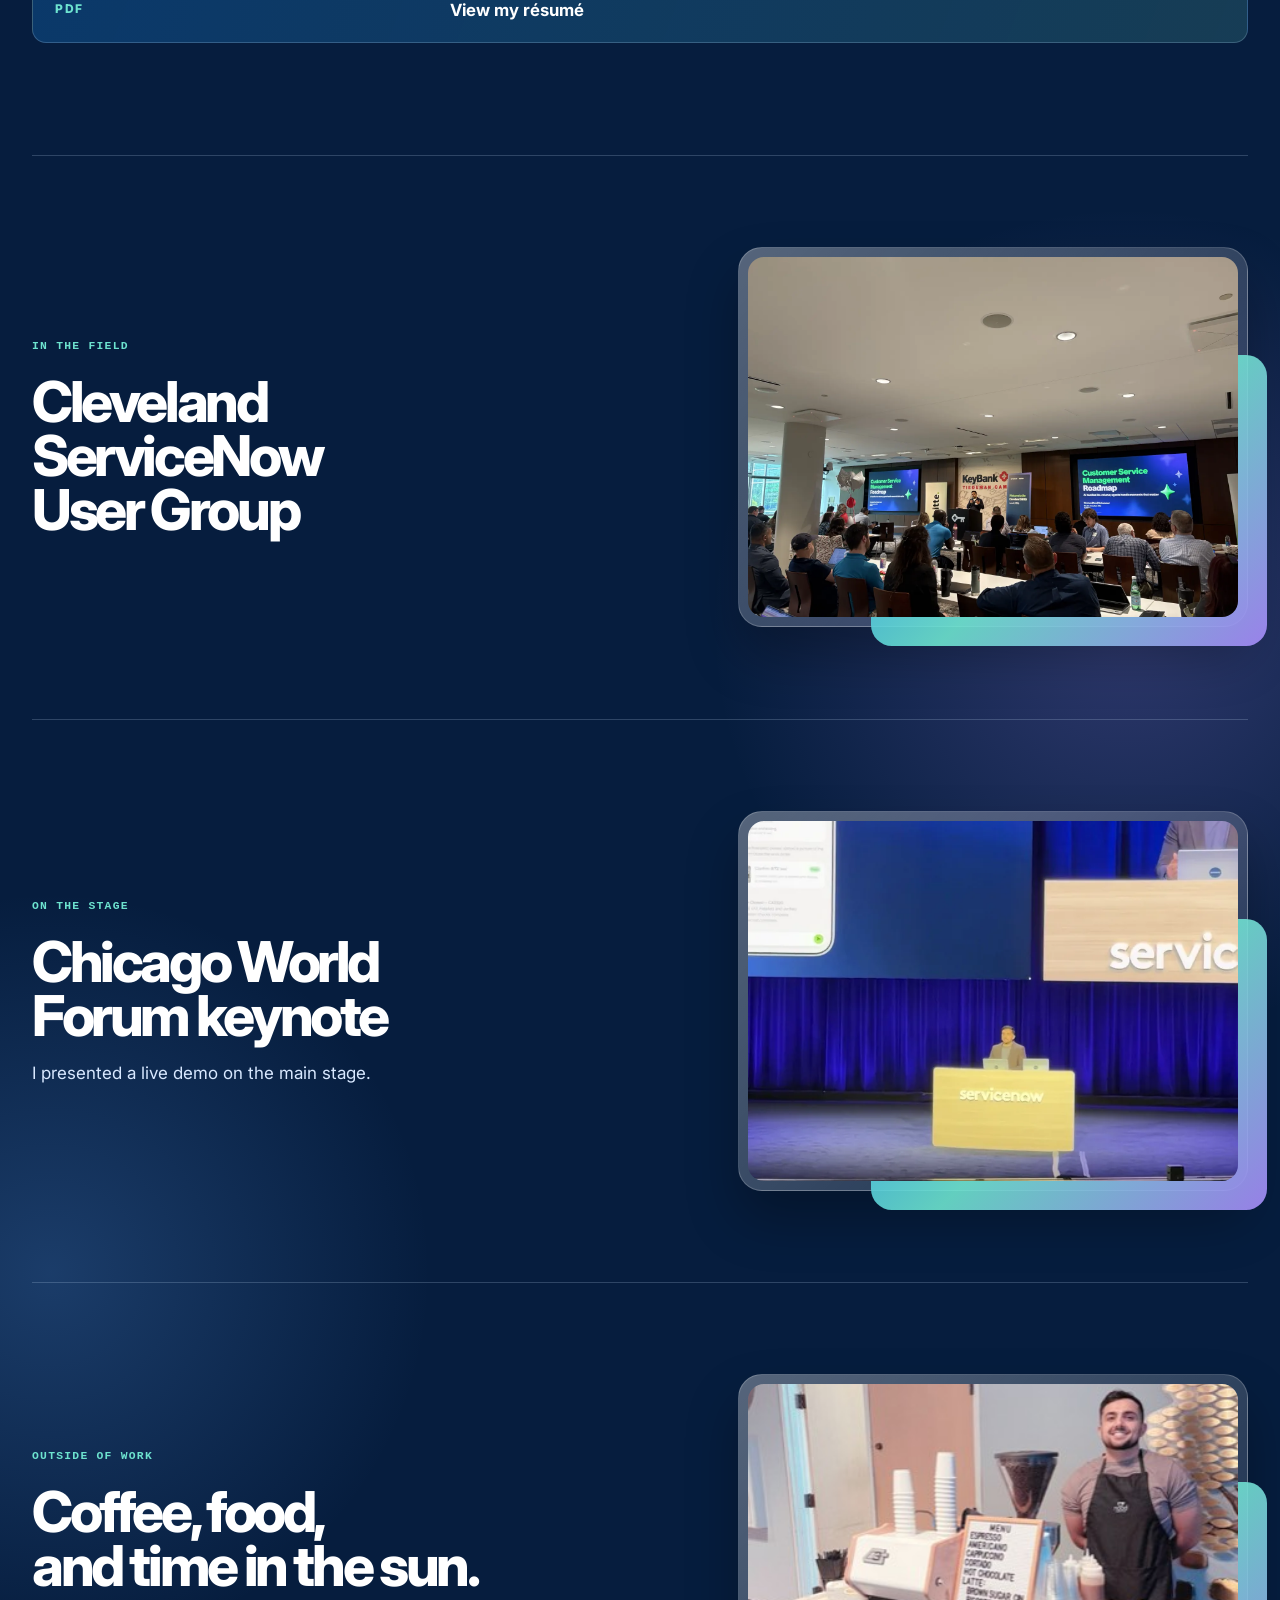
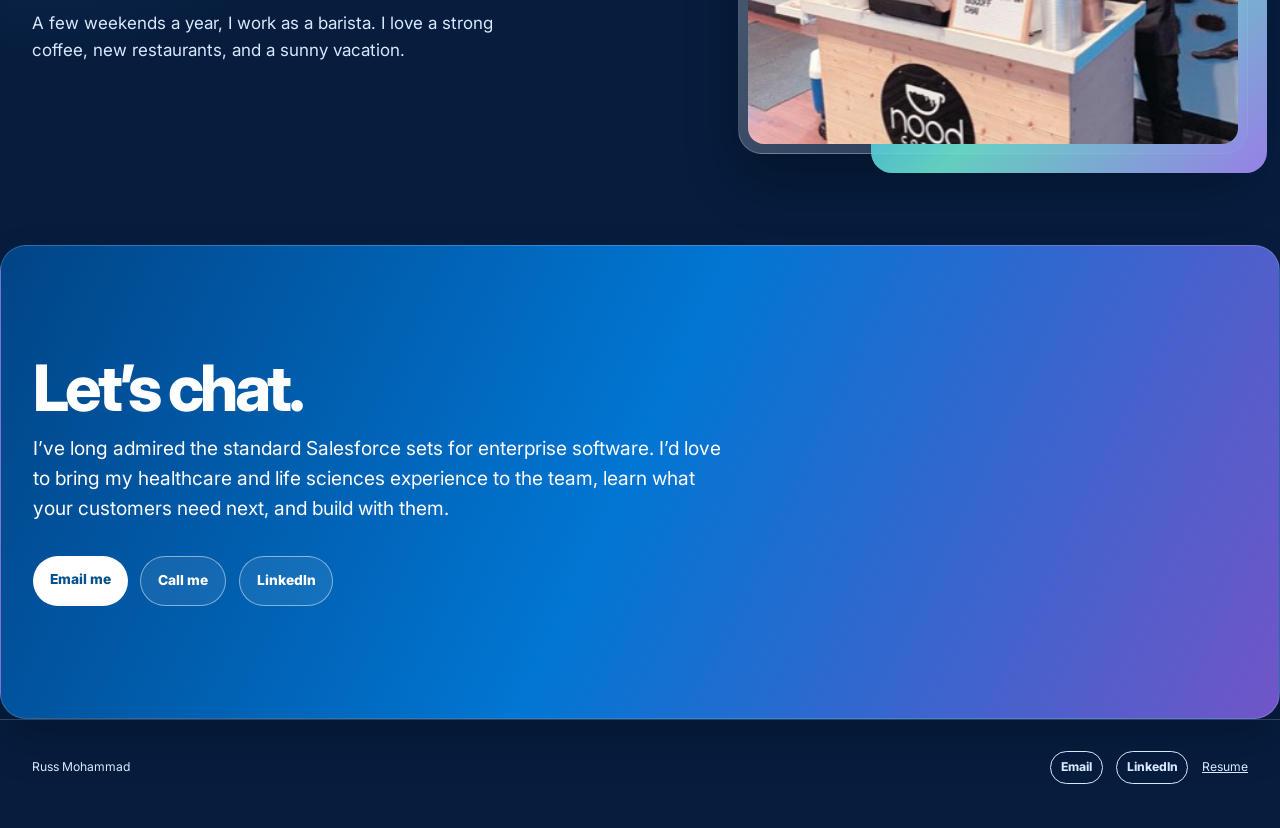
<file: salesforce/index.html>
<!doctype html>
<html lang="en">
  <head>
    <meta charset="UTF-8" />
    <meta name="viewport" content="width=device-width, initial-scale=1.0" />
    <meta name="description" content="Russ Mohammad on life sciences solution engineering, hands-on AI evaluations, and the work that draws him to Salesforce." />
    <title>Russ Mohammad | Life Sciences Solution Engineering for Salesforce</title>
    <link rel="preconnect" href="https://fonts.googleapis.com" />
    <link rel="preconnect" href="https://fonts.gstatic.com" crossorigin />
    <link href="https://fonts.googleapis.com/css2?family=Inter:opsz,wght@14..32,400..800&amp;display=swap" rel="stylesheet" />
    <link rel="stylesheet" href="styles.css" />
    <link rel="stylesheet" href="motion.css" />
    <link rel="stylesheet" href="deep.css" />
    <link rel="stylesheet" href="graphic.css" />
    <link rel="stylesheet" href="landing.css" />
    <link rel="stylesheet" href="landing-refine.css" />
    <link rel="stylesheet" href="microsite.css" />
    <link rel="stylesheet" href="explore.css" />
    <link rel="stylesheet" href="recruiter-brief.css" />
    <link rel="stylesheet" href="clarity.css" />
    <link rel="stylesheet" href="one-page-experience.css" />
    <link rel="stylesheet" href="leadership.css" />
    <link rel="stylesheet" href="salesforce.css" />
    <link rel="stylesheet" href="typography.css" />
  </head>
  <body>
    <header class="nav-wrap">
      <a class="nameplate" href="#top">RUSS MOHAMMAD</a>
      <nav aria-label="Primary navigation">
        <a href="#profile" aria-current="location">Perspective</a>
        <a href="#why-salesforce">Method</a>
        <a href="#evidence">Proof</a>
        <a href="#leadership">Leadership</a>
        <a href="#experience">Background</a>
      </nav>
      <a class="contact-shortcut" href="mailto:nowrussmohammad@gmail.com">Get in touch</a>
    </header>
    <main id="top">
      <section class="intro hero-landing" id="profile" aria-labelledby="intro-title">
        <div class="intro-copy" data-reveal>
          <p class="overline">Russ Mohammad · Salesforce perspective</p>
          <h1 id="intro-title">Solution engineering<br /><em>for life&nbsp;sciences.</em></h1>
          <p class="intro-text">I started in clinical medicine, working with clinicians and IT on Epic workflows. Today I build hands-on demos and proofs of concept so customers can see how a new workflow or AI capability would fit into their day-to-day work.</p>
          <div class="hero-actions"><a class="primary-action" href="#evidence">See customer work</a><a class="text-action" href="#why-salesforce">How I work</a></div>
        </div>
        <figure class="portrait portrait-event portrait-conference" data-reveal>
          <picture><source srcset="assets/nowruss-knowledge-conference-v2.webp" type="image/webp" /><img src="assets/nowruss-knowledge-conference-v2.webp" alt="Russ Mohammad presenting in a live conference setting" width="1536" height="1024" decoding="async" fetchpriority="high" /></picture>
        </figure>
      </section>
 
      <section class="decision-atlas method-brief" id="why-salesforce" aria-labelledby="layers-title">
        <div class="operator-brief-intro" id="layers">
          <p class="overline">Method</p>
          <h2 id="layers-title">How I lead technical evaluations</h2>
        </div>
        <div class="operator-principles">
          <article>
            <h3>Find and refine use cases</h3>
            <p>I ask people to walk me through how they work today. The handoffs, workarounds, and exceptions tell me where to dig. I use those details to narrow the problem with the customer and agree on what we need to prove.</p>
            <a class="text-action" href="#research-workflow">See the renewal case</a>
          </article>
          <article>
            <h3>Build around the customer’s workflow</h3>
            <p>I build demos and proofs of value around scenarios the customer recognizes, including the exceptions that make the workflow hard. When AI is part of the solution, I give people a way to try it themselves and see where it helps.</p>
            <a class="text-action" href="#ai-proof">See the hands-on AI evaluation</a>
          </article>
          <article>
            <h3>Make the technical call</h3>
            <p>I compare the options against the customer’s requirements, verify what the platform supports today, and make a recommendation. I spell out where customization is worth it and what the customer would have to maintain.</p>
            <a class="text-action" href="#quality-workflow">See the 8D migration case</a>
          </article>
        </div>
      </section>

      <section class="section evidence-section" id="evidence" aria-labelledby="evidence-title">
        <div class="section-heading"><h2 id="evidence-title">Selected customer work</h2></div>
        <div class="work-list">
          <article class="work-card" id="ai-proof" data-reveal>
            <p class="work-tag">Enterprise life sciences company · Competitive AI evaluation</p>
            <h3>A hands-on AI proof of value</h3>
            <p>A life sciences company was evaluating how to coordinate complex work across teams. I led the overall AI proof of value.</p>
            <button class="work-toggle" type="button" aria-expanded="false" aria-controls="ai-proof-detail">How we approached it <span aria-hidden="true">+</span></button>
            <div class="work-detail" aria-hidden="true" id="ai-proof-detail"><p>Our team built a guided experience that combined agentic skills and workflows. We gave participants realistic scenarios they could run themselves to evaluate how the proposed workflow would work.</p></div>
            <p class="outcome"><span>Result</span> We secured the technical win, and ServiceNow was named vendor of choice for the ongoing $5M opportunity.</p>
          </article>
          <article class="work-card" id="research-workflow" data-reveal>
            <p class="work-tag">National contract research organization · Renewal at risk</p>
            <h3>Protecting an at-risk renewal</h3>
            <p>Low adoption put the customer’s renewal at risk. I reopened discovery across its business units, uncovered use cases beyond patient services, and found workflows the teams could share.</p>
            <button class="work-toggle" type="button" aria-expanded="false" aria-controls="research-workflow-detail">How we approached it <span aria-hidden="true">+</span></button>
            <div class="work-detail" aria-hidden="true" id="research-workflow-detail"><p>I built an Art of the Possible demo with 150 sample patient records, 400 cases, and 600 interactions. It showed how the teams could connect intake, case management, AI-assisted analysis, and follow-up. I also brought in ServiceNow advisory support to address an implementation funding gap.</p></div>
            <p class="outcome"><span>Result</span> We prevented a debook and opened a $1M expansion opportunity.</p>
          </article>
          <article class="work-card" id="quality-workflow" data-reveal>
            <p class="work-tag">Global medtech manufacturer · Quality management</p>
            <h3>Avoiding technical debt in an 8D migration</h3>
            <p>The customer’s implementation partner proposed customizing Customer Service Management to handle 8D corrective actions. I found a purpose-built option that covered the workflow and avoided the technical debt of a custom build.</p>
            <button class="work-toggle" type="button" aria-expanded="false" aria-controls="quality-workflow-detail">How we approached it <span aria-hidden="true">+</span></button>
            <div class="work-detail" aria-hidden="true" id="quality-workflow-detail"><p>I verified with product specialists that Quality Issue Management in Manufacturing Commercial Operations already supported 8D. I recommended that capability with a standard portal for supplier submissions, so the customer could proceed using features available at the time.</p></div>
            <p class="outcome"><span>Result</span> We created an upsell opportunity and gave the customer a solution that would be easier to adopt and maintain.</p>
          </article>
        </div>
      </section>

      <section class="explore-search" aria-labelledby="explore-title" data-reveal>
        <div class="explore-search-copy"><h2 id="explore-title">Search the site</h2></div>
        <div class="explore-search-tool">
          <form id="site-search-form" role="search">
            <label for="site-search">Search customer examples, leadership, or background</label>
            <div class="search-input-wrap"><span aria-hidden="true">⌕</span><input id="site-search" type="search" autocomplete="off" placeholder="Try “AI workflow”" /><button type="submit">Search</button></div>
          </form>
          <div class="search-chips" aria-label="Suggested searches">
            <button type="button" data-search-term="AI workflow">AI workflows</button>
            <button type="button" data-search-term="Claude skill">Claude skill</button>
            <button type="button" data-search-term="leadership">Leadership</button>
            <button type="button" data-search-term="clinical operations">Clinical operations</button>
          </div>
          <div id="search-results" class="search-results" aria-live="polite"></div>
        </div>
      </section>

      <section class="section leadership-section" id="leadership" data-reveal aria-labelledby="leadership-title">
        <div class="section-heading leadership-heading"><p class="overline">Leadership</p><h2 id="leadership-title">Leading beyond my own deals</h2></div>
        <div class="leadership-grid">
          <article>
            <h3>Technical leadership and deal strategy</h3>
            <p>As Team Lead for an eight-person Regulated Industries solution consulting team at ServiceNow, I guide priority deals, bring in product specialists, and advise account teams on licensing and implementation scope. I coach peers through technical decisions, help interview candidates, and cover for our manager.</p>
          </article>
          <article id="claude-skill">
            <h3>A Claude skill for building demos</h3>
            <p>I built a Claude skill so solution consultants in my business unit could create customer-specific demos quickly and accurately. Senior leadership approved it, and it’s now widely used. I also built a health plan demo environment and talk tracks that colleagues reused across accounts.</p>
          </article>
          <article>
            <h3>Leading HCLS field enablement</h3>
            <p>I lead recurring HCLS pillar calls and run enablement for solution consultants and account executives on industry use cases, customer service, order management, and CPQ. I organized and co-led HCLS Unlocked, with 58 core solution consultants invited, and taught hands-on proof-of-concept design through Learning Friday and the enterprise life sciences community.</p>
          </article>
        </div>
      </section>

      <section class="section" id="experience" aria-labelledby="experience-title">
        <div class="section-heading"><p class="overline">Background</p><h2 id="experience-title">From clinical medicine to enterprise presales</h2></div>
        <div class="timeline one-page-experience">
          <article class="role role-with-logo"><div class="role-brand"><img src="assets/logos/servicenow-brand.svg" alt="ServiceNow logo" /></div><div><p class="role-type">Enterprise solution consulting · HCLS</p><h3>Team Lead, Solution Consulting</h3><p class="role-date">2026 — Present</p><p>I lead technical evaluations for strategic healthcare and life sciences accounts alongside my team responsibilities.</p><ul><li>Supported $7M in annual recurring revenue through Q3 2026 across strategic accounts by building demos and proof environments.</li><li>Built and led three enterprise proofs of concept in 2026.</li><li>Nominated for promotion to Advisory Solution Consultant.</li><li>Recognized with Q2 Sharp Elbows, Q3 Extra Mile, and MVP recognition; delivered a mainstage keynote at Chicago World Forum.</li></ul></div></article>
          <article class="role role-with-logo"><div class="role-brand"><img src="assets/logos/servicenow-brand.svg" alt="ServiceNow logo" /></div><div><p class="role-type">Enterprise solution consulting · HCLS</p><h3>Senior Solution Consultant</h3><p class="role-date">2025</p><p>Turned discovery into technical evaluation plans and working demos across customer service, field service, sales, and order management.</p><ul><li>Supported 10+ sellers at a time across strategic accounts, RFP/RFI responses, and complex customer problems.</li><li>Built reusable demo environments, microsites, lab guides, executive decks, testing plans, and hands-on technical experiences.</li></ul></div></article>
          <article class="role role-with-logo"><div class="role-brand"><img src="assets/logos/tracelink-brand.png" alt="TraceLink logo" /></div><div><p class="role-type">Life-sciences software</p><h3>Senior Solution Consultant</h3><p class="role-date">2023 — 2025</p><p>Led discovery, demos, and technical workshops for strategic life sciences accounts. I also mentored solution consultants and account executives.</p><ul><li>Contributed to $3.9M FY24 ARR after $3.2M FY23 across complex HCLS pursuits.</li><li>Earned an off-cycle promotion and two global SC of the Quarter awards.</li></ul></div></article>
          <article class="role role-with-logo"><div class="role-brand"><img src="assets/logos/salsify-brand.svg" alt="Salsify logo" /></div><div><p class="role-type">CPG solution engineering</p><h3>Solution Engineer</h3><p class="role-date">2021 — 2023</p><p>Worked with consumer goods and retail customers, turning business and IT needs into demos and technical workshops.</p></div></article>
          <article class="role role-with-logo"><div class="role-brand"><img src="assets/logos/rush-brand.png" alt="Rush University Medical Center logo" /></div><div><p class="role-type">Clinical medicine · Epic workflows</p><h3>Clinical Data Specialist</h3><p class="role-date">2016 — 2021</p><p>Worked with clinicians and IT to improve Epic Ambulatory workflows and reporting. Workflow adoption increased by 25%.</p></div></article>
        </div>
        <a class="resume-banner" href="../assets/Russ-Mohammad-Resume.pdf?v=nomination" target="_blank" rel="noreferrer"><span>PDF</span><strong>View my résumé</strong></a>
      </section>

      <section class="field-notes photo-moment" id="field-notes" data-reveal aria-labelledby="field-notes-title">
        <div class="field-notes-copy"><p class="overline">In the field</p><h2 id="field-notes-title">Cleveland ServiceNow User Group</h2></div>
        <figure class="field-photo snug-photo photo-moment-frame"><picture><source srcset="assets/nowruss-cleveland-snug.webp" type="image/webp" /><img src="assets/nowruss-cleveland-snug.webp" alt="Russ presenting at Cleveland SNUG" width="1600" height="1200" loading="lazy" decoding="async" /></picture></figure>
      </section>
 
      <section class="keynote photo-moment" id="keynote" data-reveal><div class="photo-moment-copy"><p class="overline">On the stage</p><h2>Chicago World Forum keynote</h2><p>I presented a live demo on the main stage.</p></div><figure class="photo-moment-frame"><picture><source srcset="assets/nowruss-mainstage-keynote.webp" type="image/webp" /><img src="assets/nowruss-mainstage-keynote.webp" alt="Russ Mohammad speaking from a podium during a live keynote demo" width="768" height="1024" loading="lazy" decoding="async" /></picture></figure></section>

      <section class="keynote coffee-note photo-moment" data-reveal>
        <div class="photo-moment-copy"><p class="overline">Outside of work</p><h2>Coffee, food,<br />and time in the sun.</h2><p>A few weekends a year, I work as a barista. I love a strong coffee, new restaurants, and a sunny vacation.</p></div>
        <figure class="photo-moment-frame"><img src="assets/nowruss-barista.jpg" alt="Russ Mohammad working as a barista" width="393" height="700" loading="lazy" decoding="async" /></figure>
      </section>
    </main>
    <section class="contact-panel" id="contact" aria-labelledby="contact-title">
      <h2 id="contact-title">Let’s chat.</h2>
      <p class="contact-note">I’ve long admired the standard Salesforce sets for enterprise software. I’d love to bring my healthcare and life sciences experience to the team, learn what your customers need next, and build with them.</p>
      <div>
        <a class="contact-button" href="mailto:nowrussmohammad@gmail.com">Email me</a>
        <a class="contact-button phone" href="tel:+17087451695">Call me</a>
        <a class="contact-button linkedin" href="https://www.linkedin.com/in/russmoh/" target="_blank" rel="noreferrer">LinkedIn</a>
      </div>
    </section>
    <footer><p>Russ Mohammad</p><div class="footer-actions"><a class="footer-button" href="mailto:nowrussmohammad@gmail.com">Email</a><a class="footer-button" href="https://www.linkedin.com/in/russmoh/" target="_blank" rel="noreferrer">LinkedIn</a><a href="../assets/Russ-Mohammad-Resume.pdf?v=nomination" target="_blank" rel="noreferrer">Resume</a></div></footer><script src="main.js"></script>
  </body>
</html>
</file>
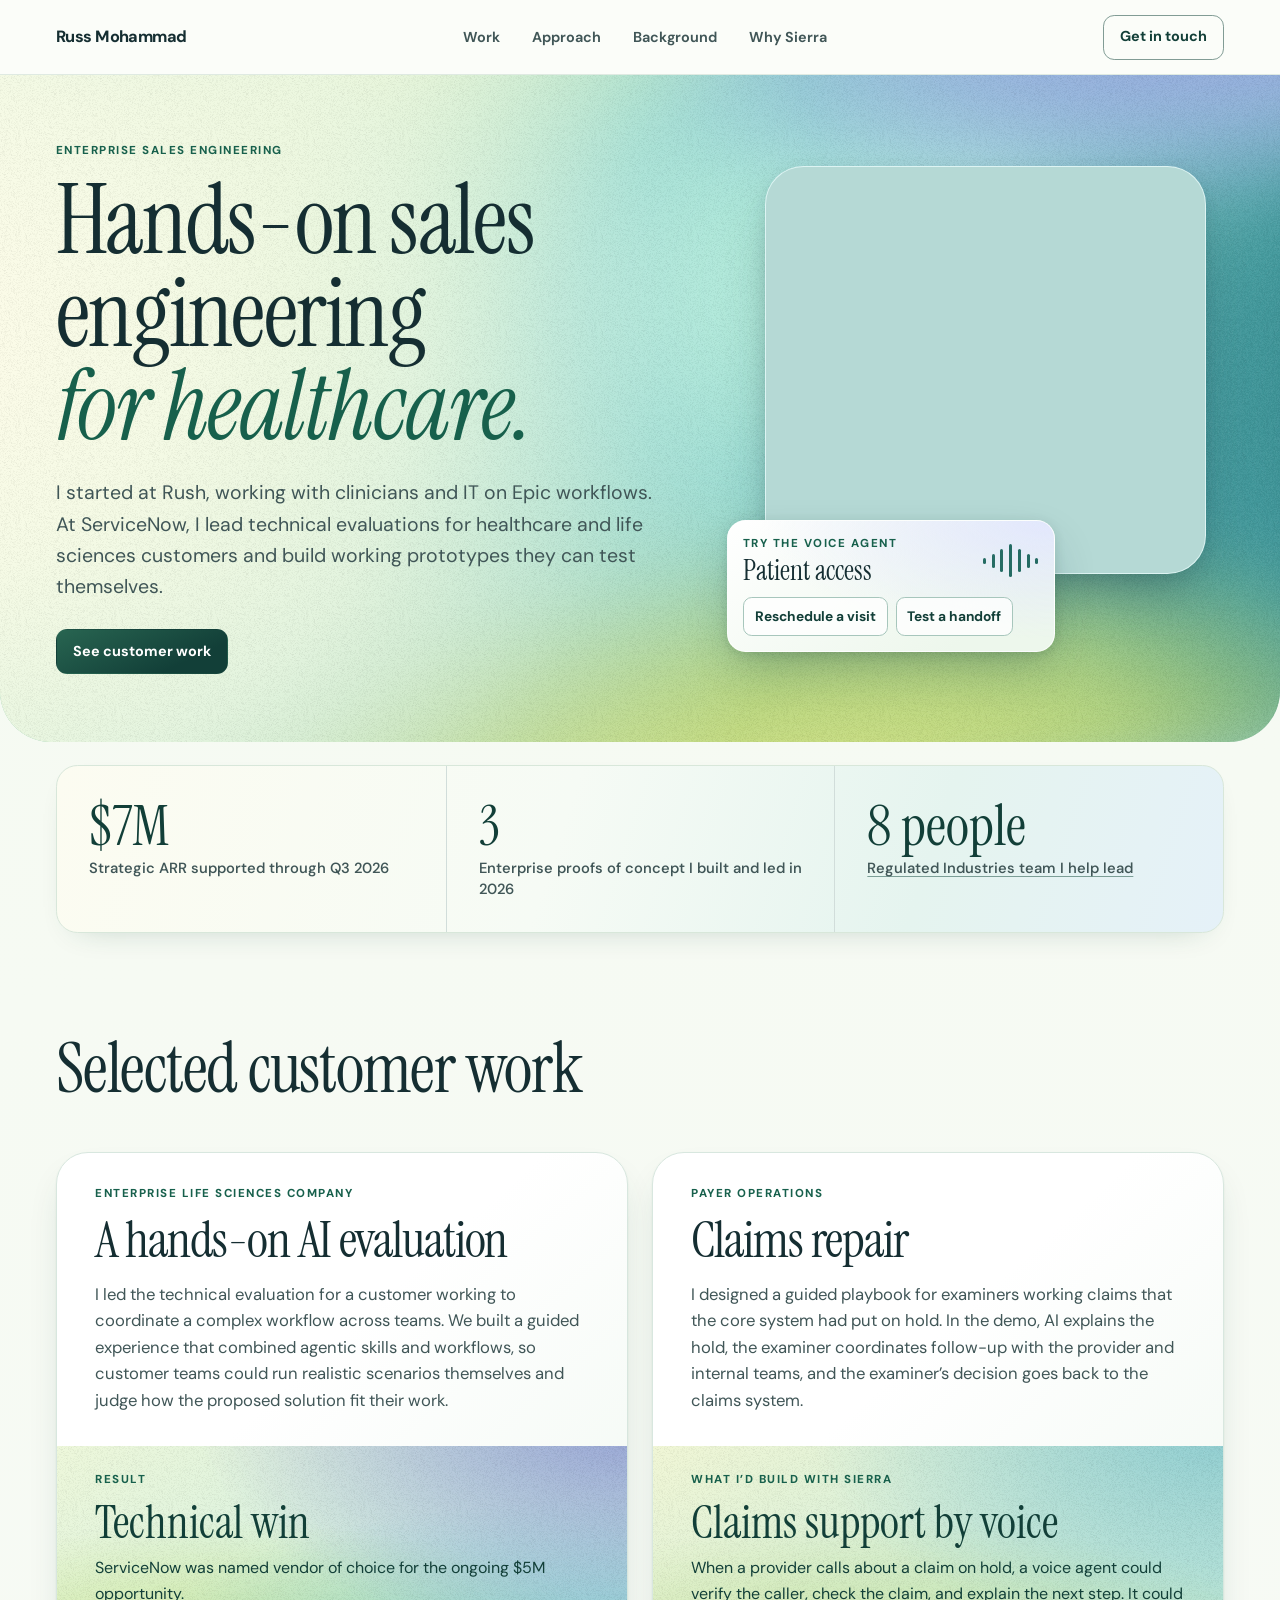
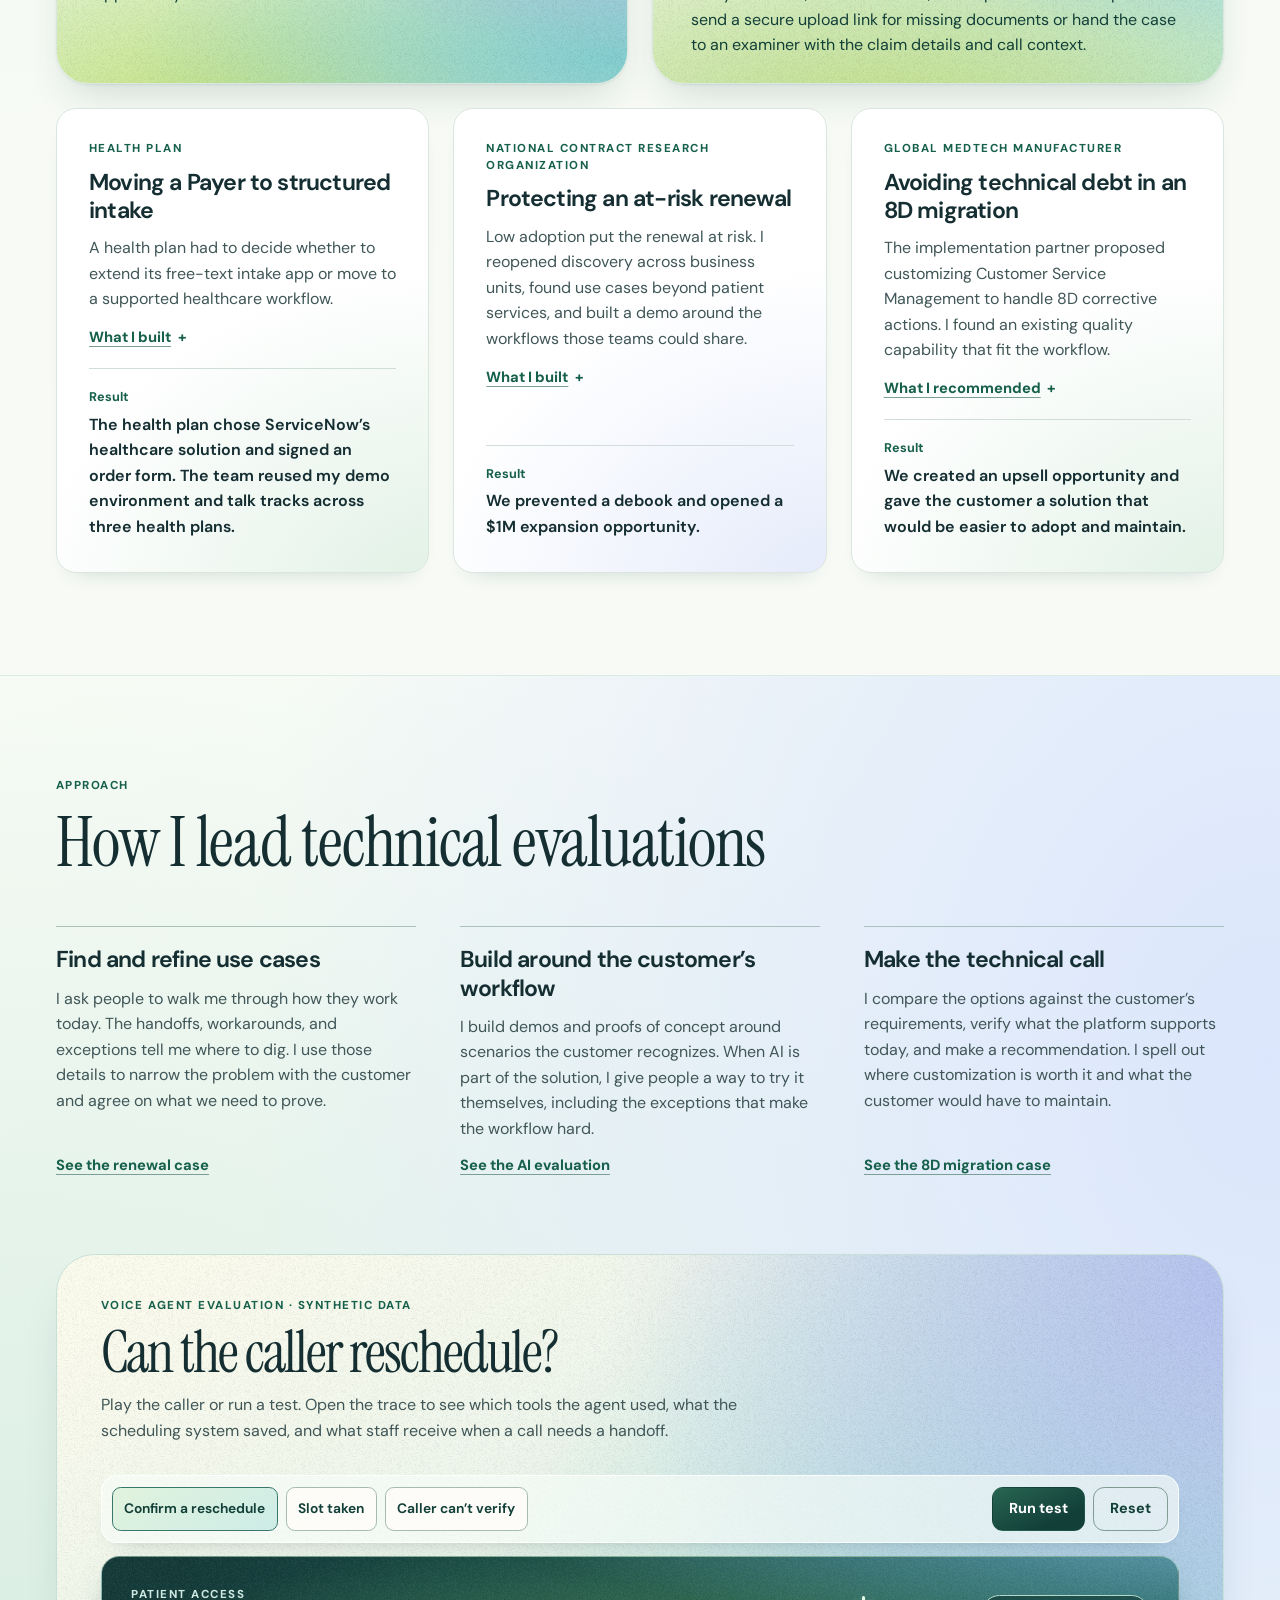
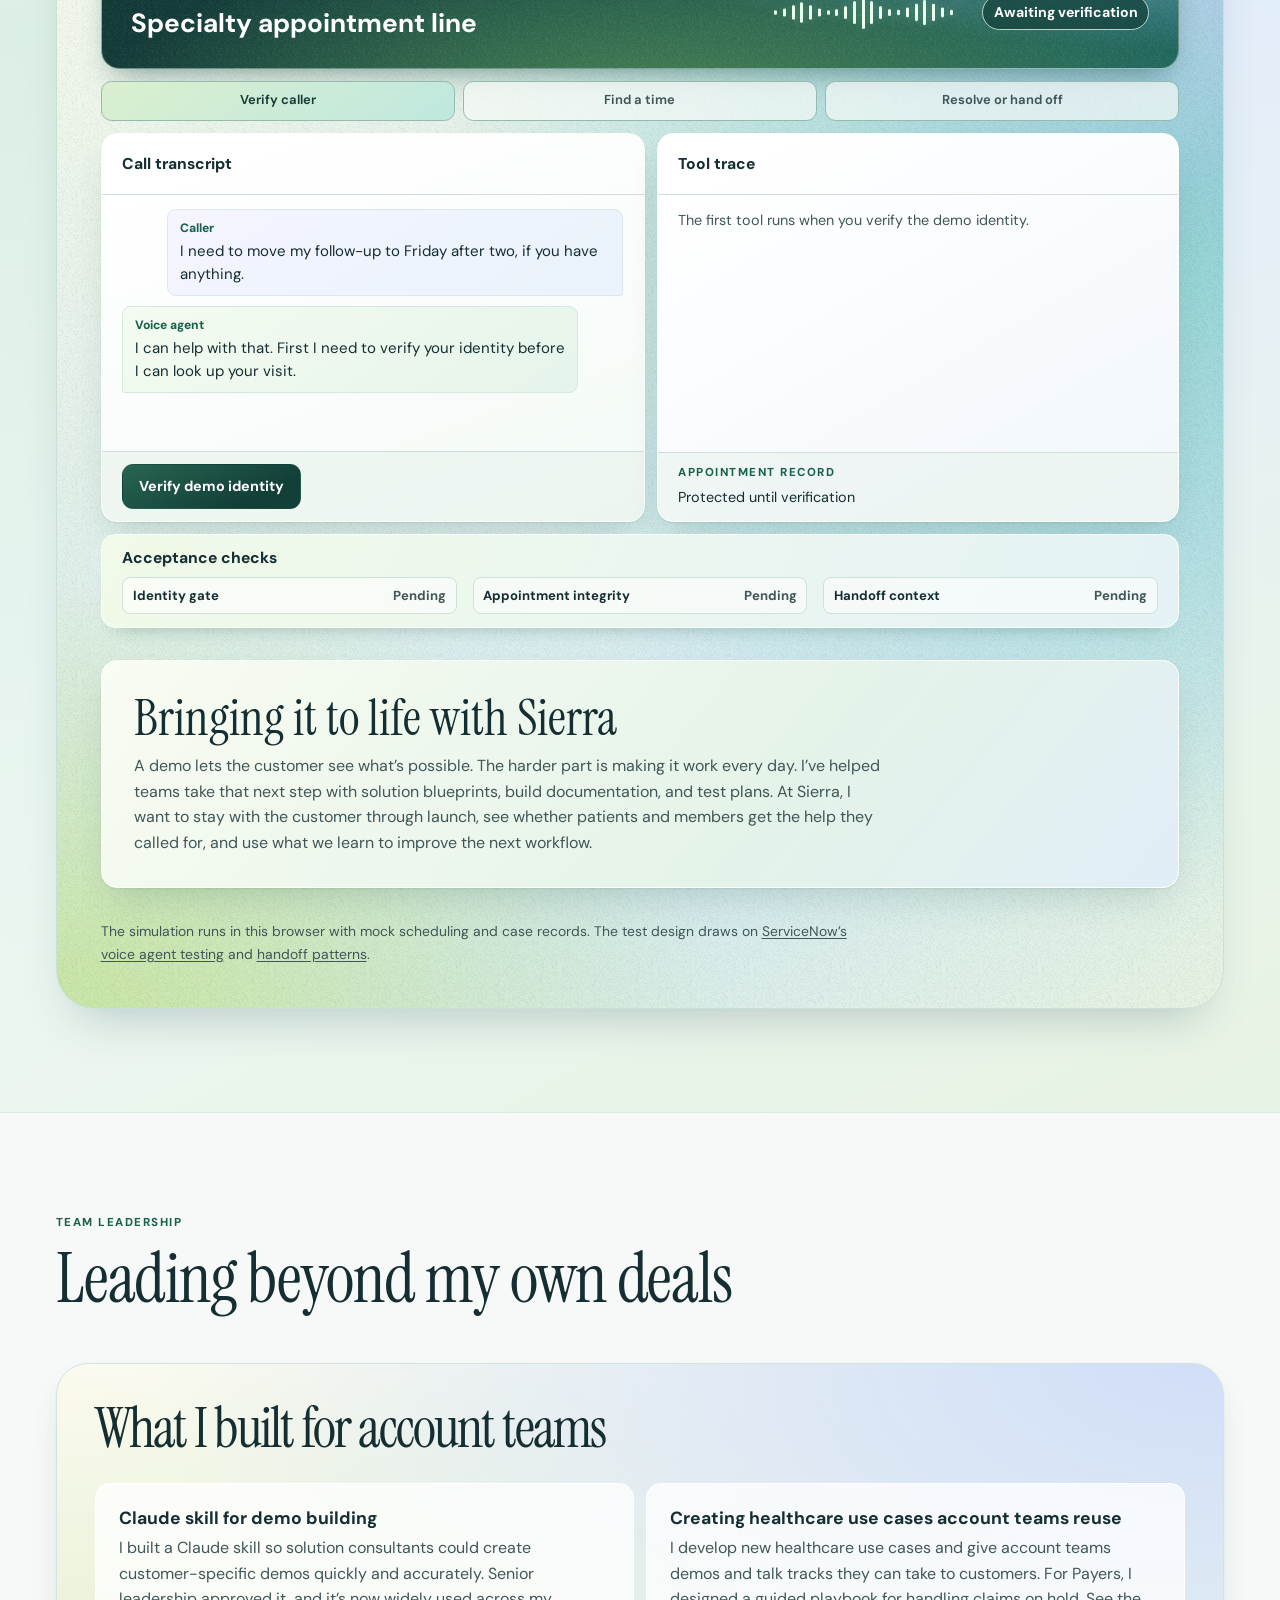
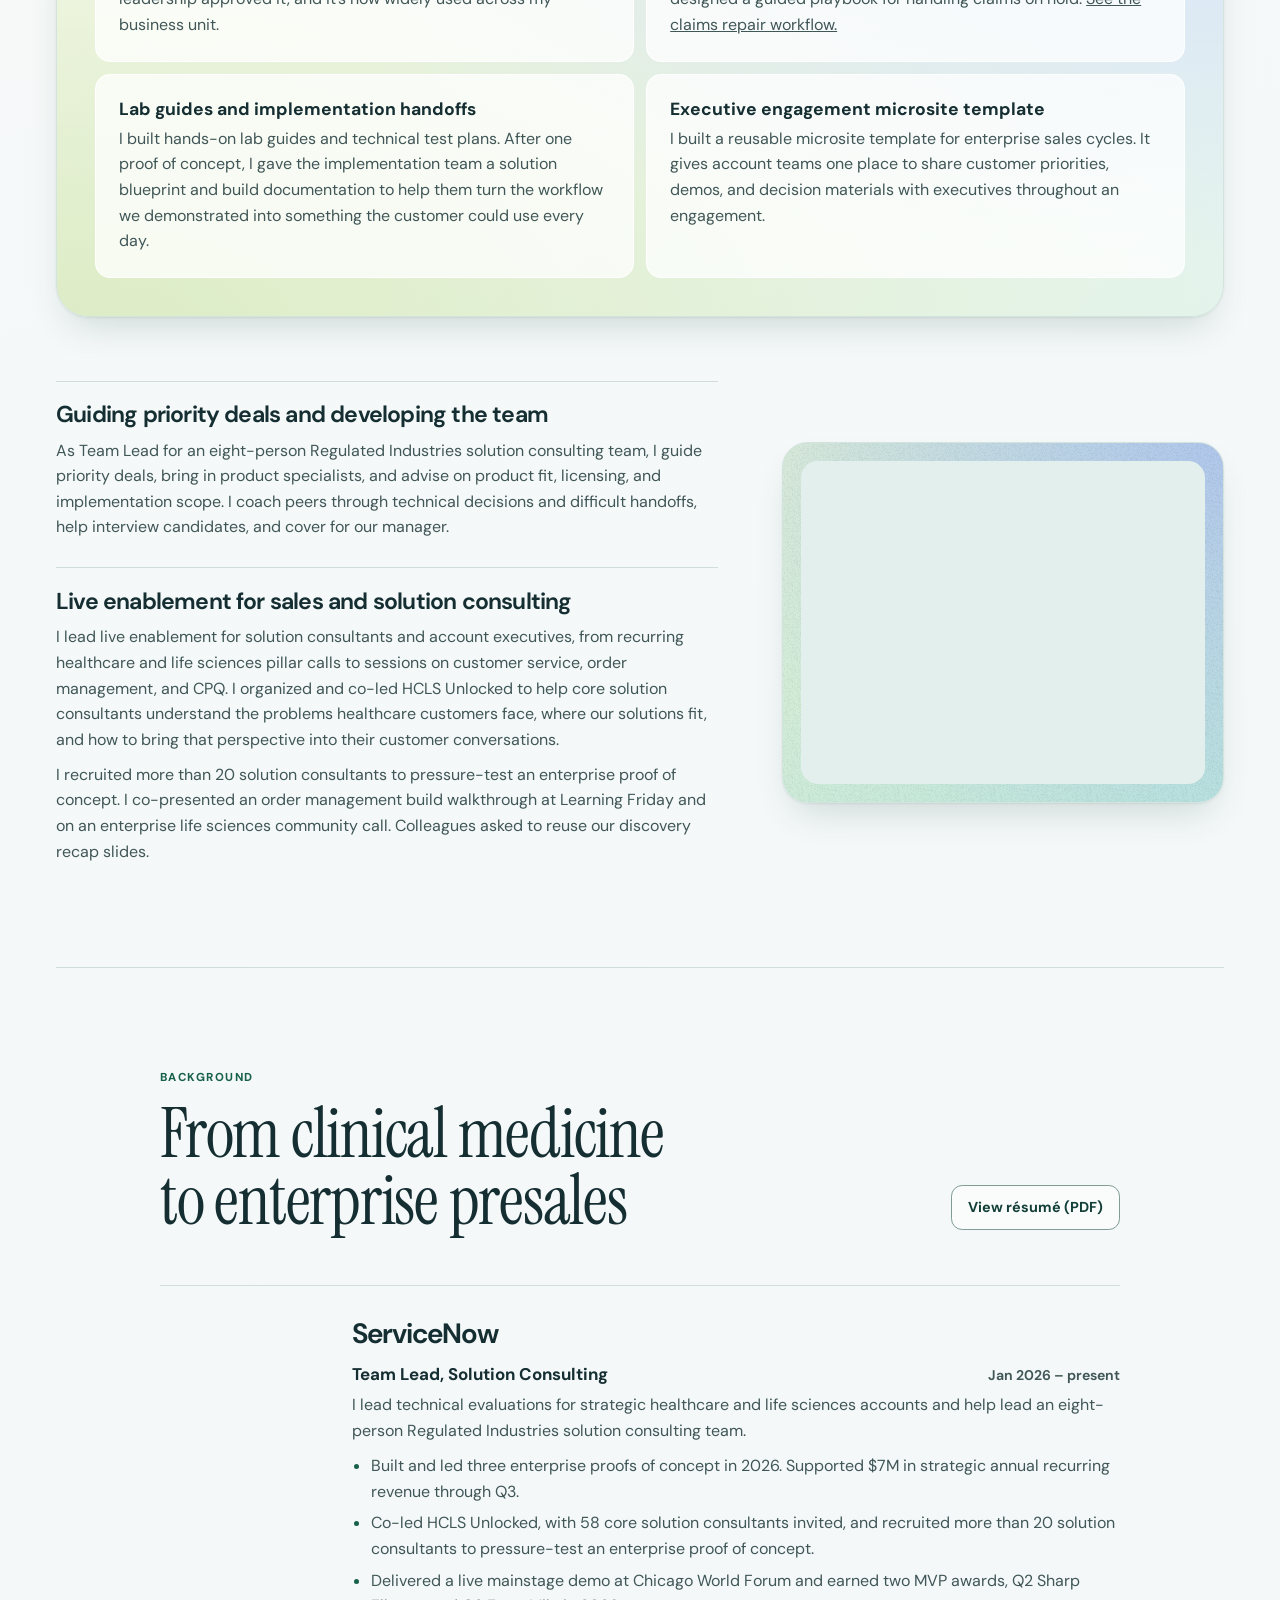
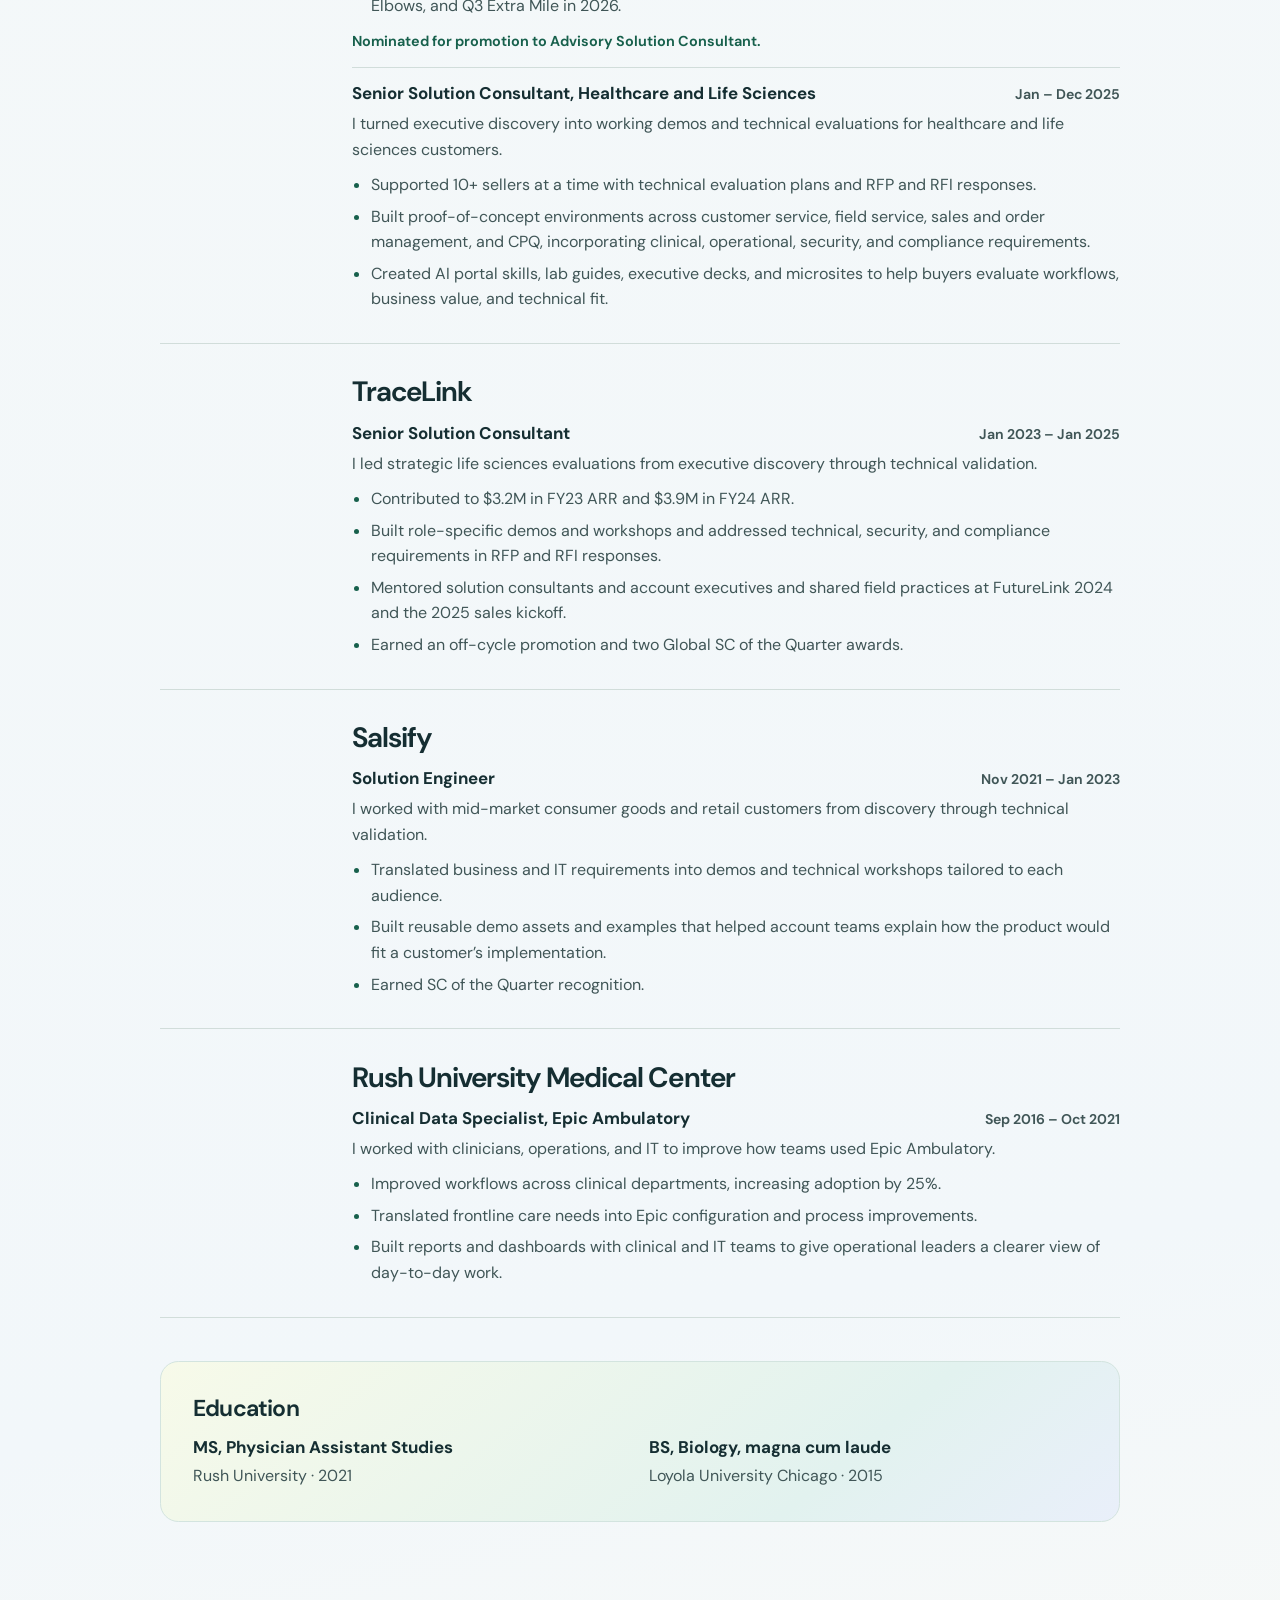
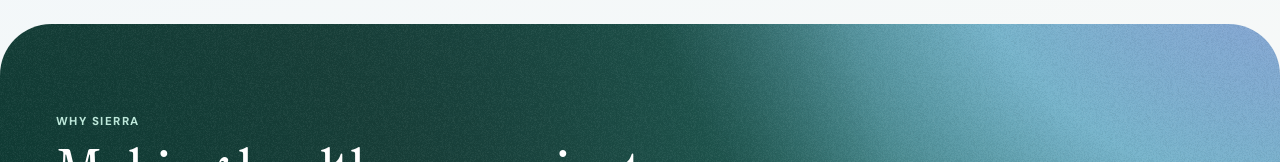
<file: case-studies.html>
<!doctype html>
<html lang="en">
  <head>
    <meta charset="UTF-8" />
    <meta name="viewport" content="width=device-width, initial-scale=1.0" />
    <meta http-equiv="refresh" content="0; url=index.html#evidence" />
    <meta name="robots" content="noindex" />
    <title>Russ Mohammad | Selected customer work</title>
  </head>
  <body>
    <p><a href="index.html#evidence">Selected customer work</a></p>
  </body>
</html>
</file>
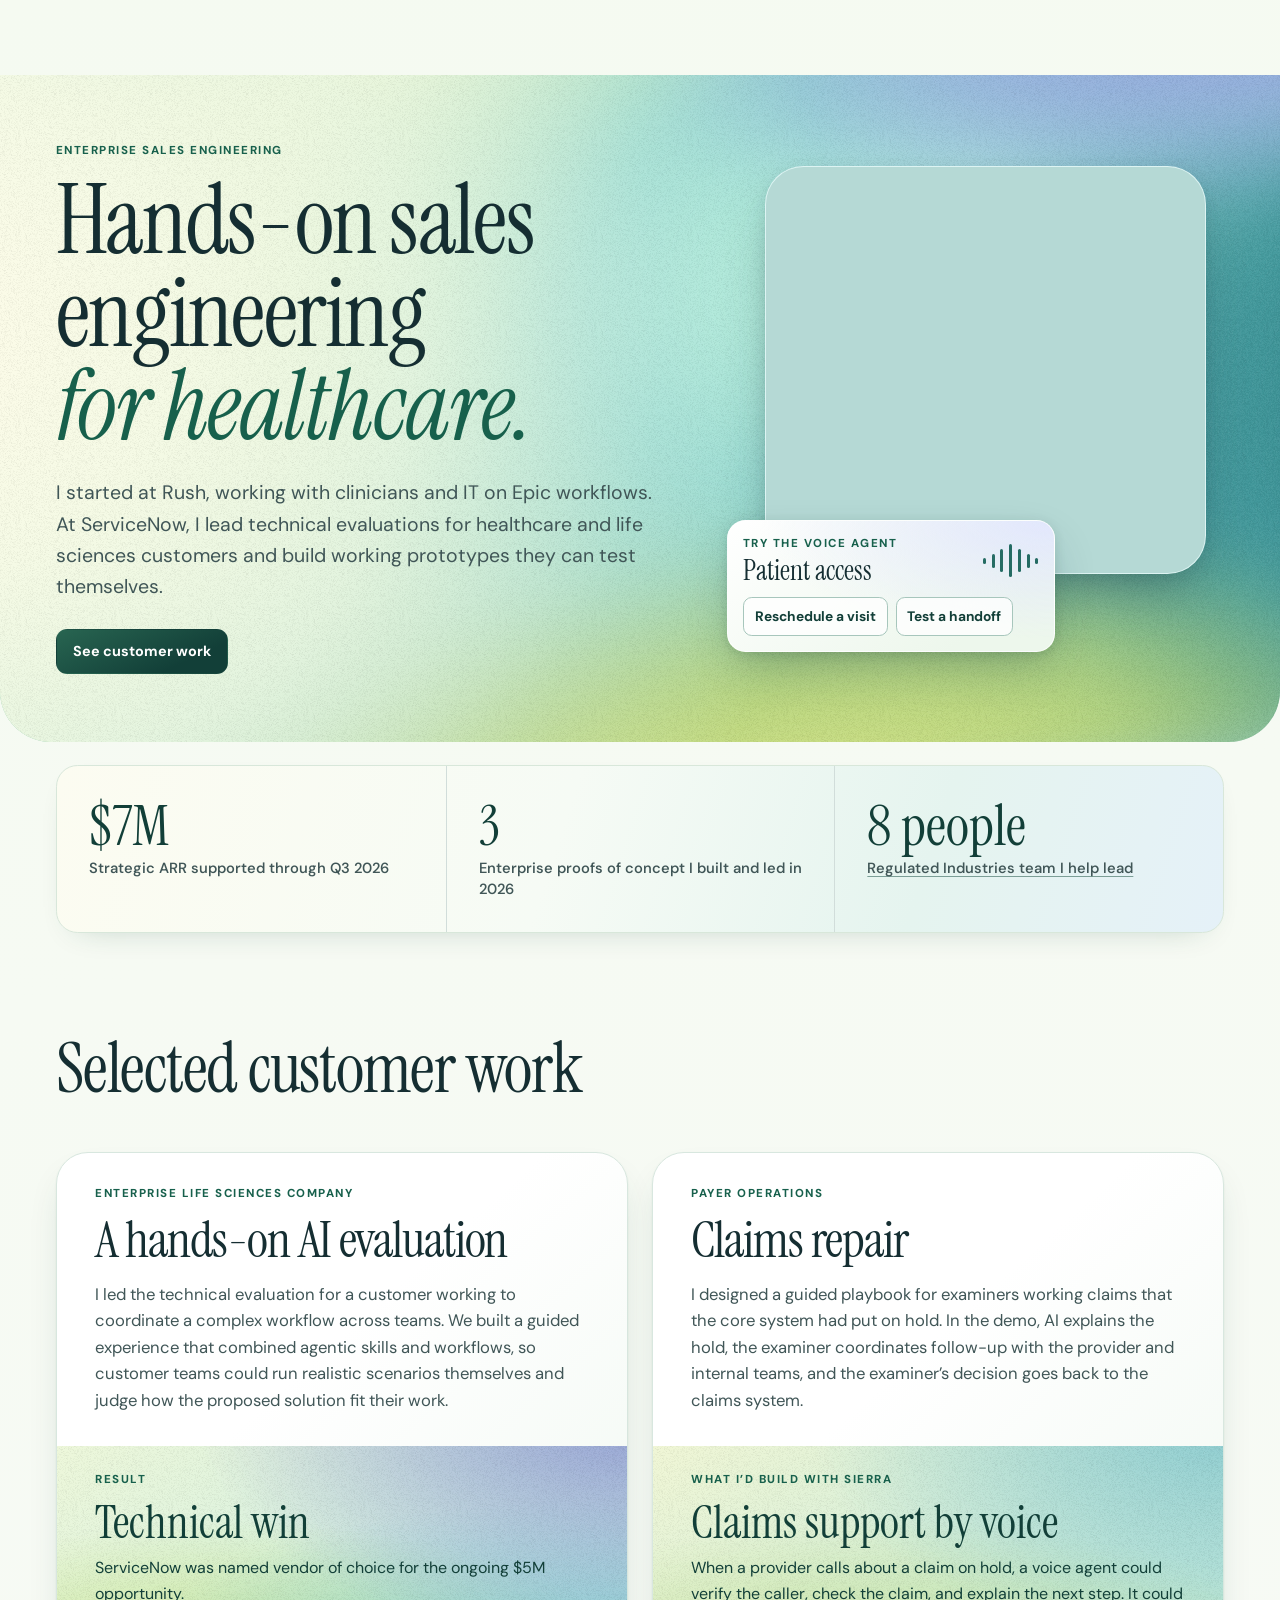
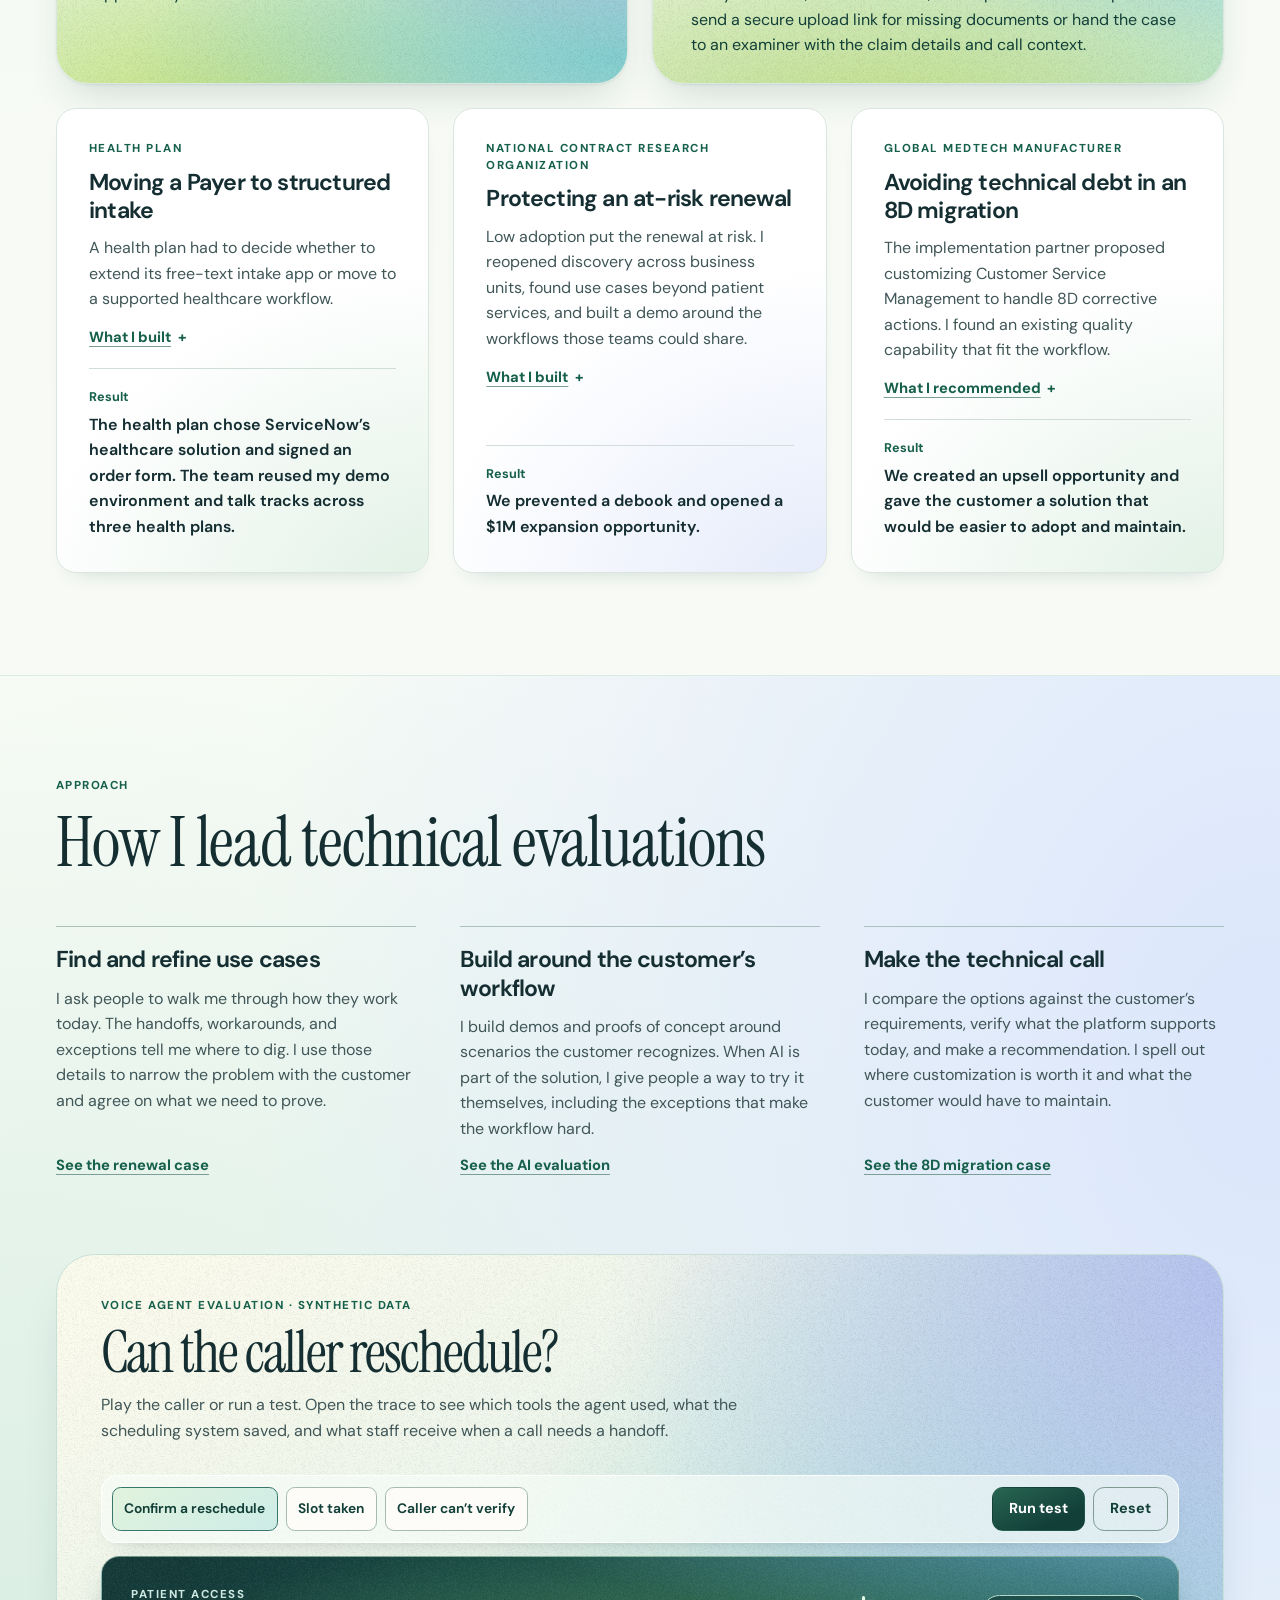
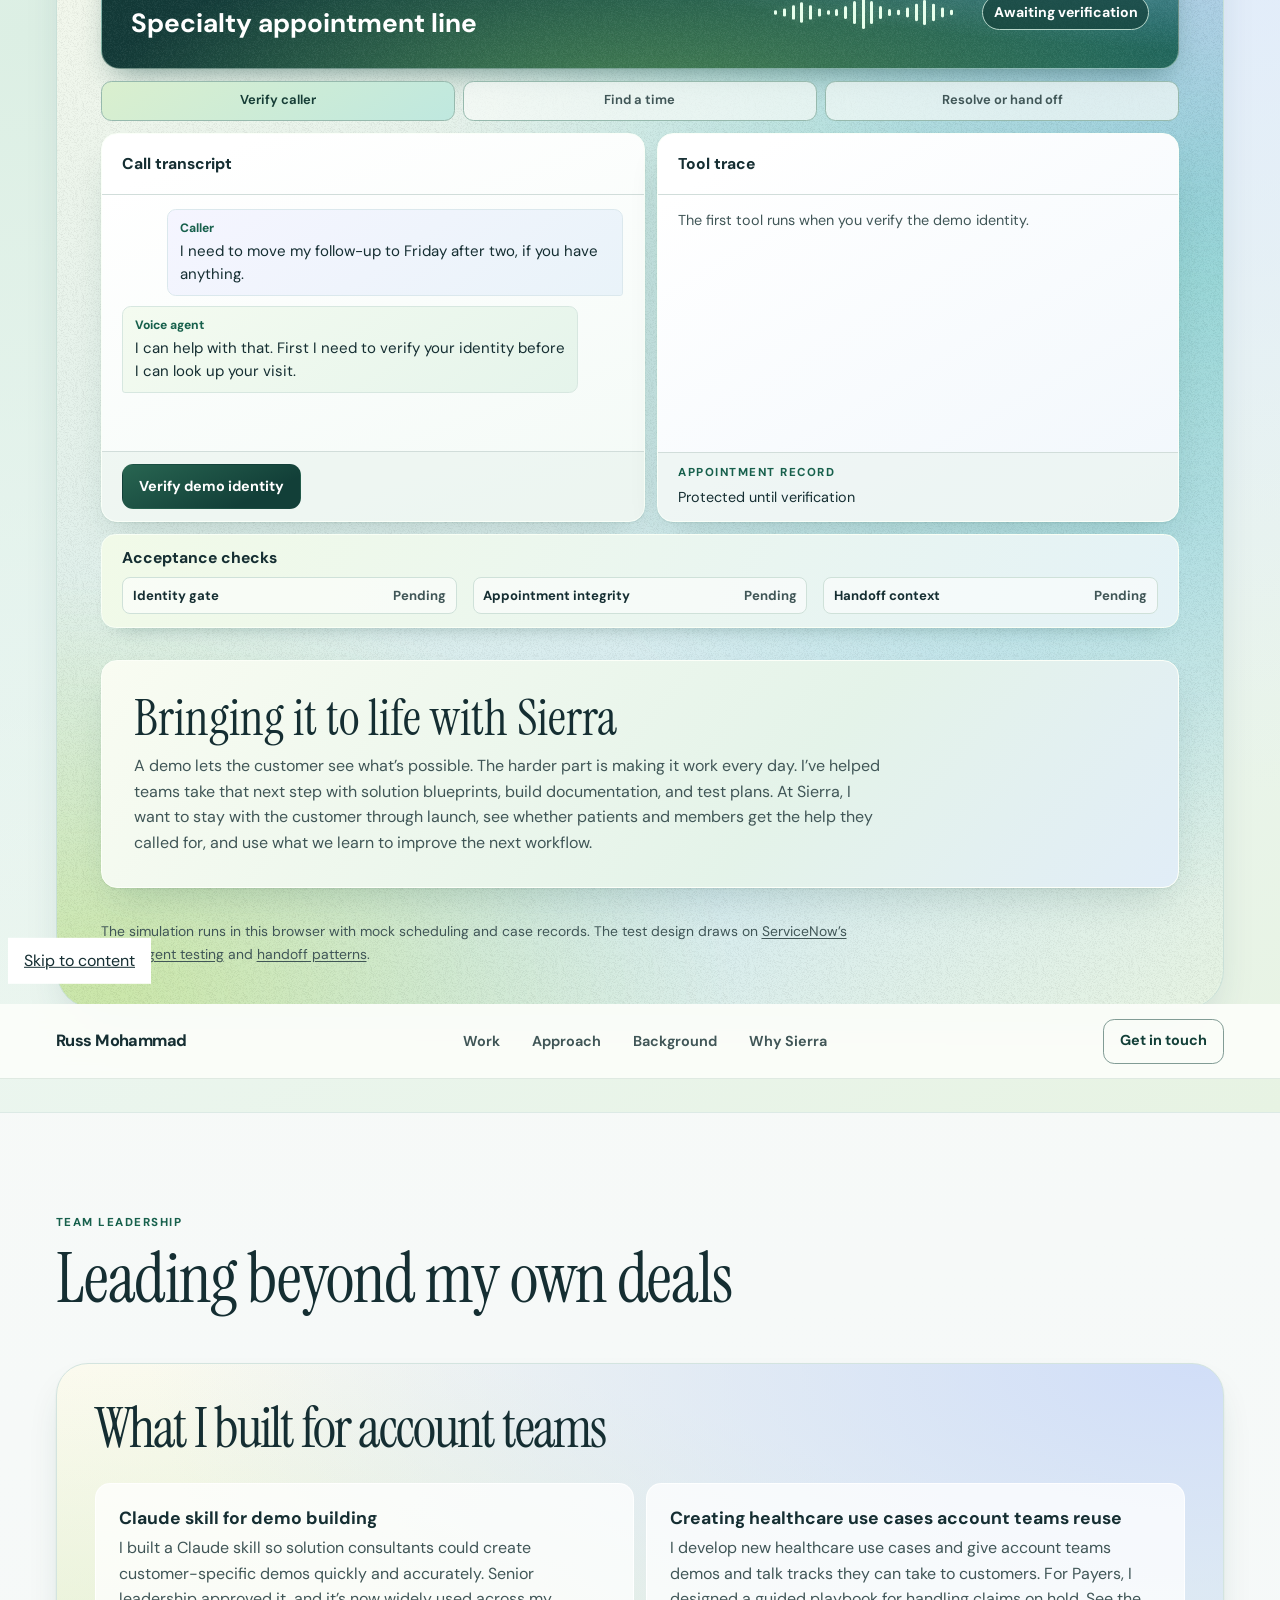
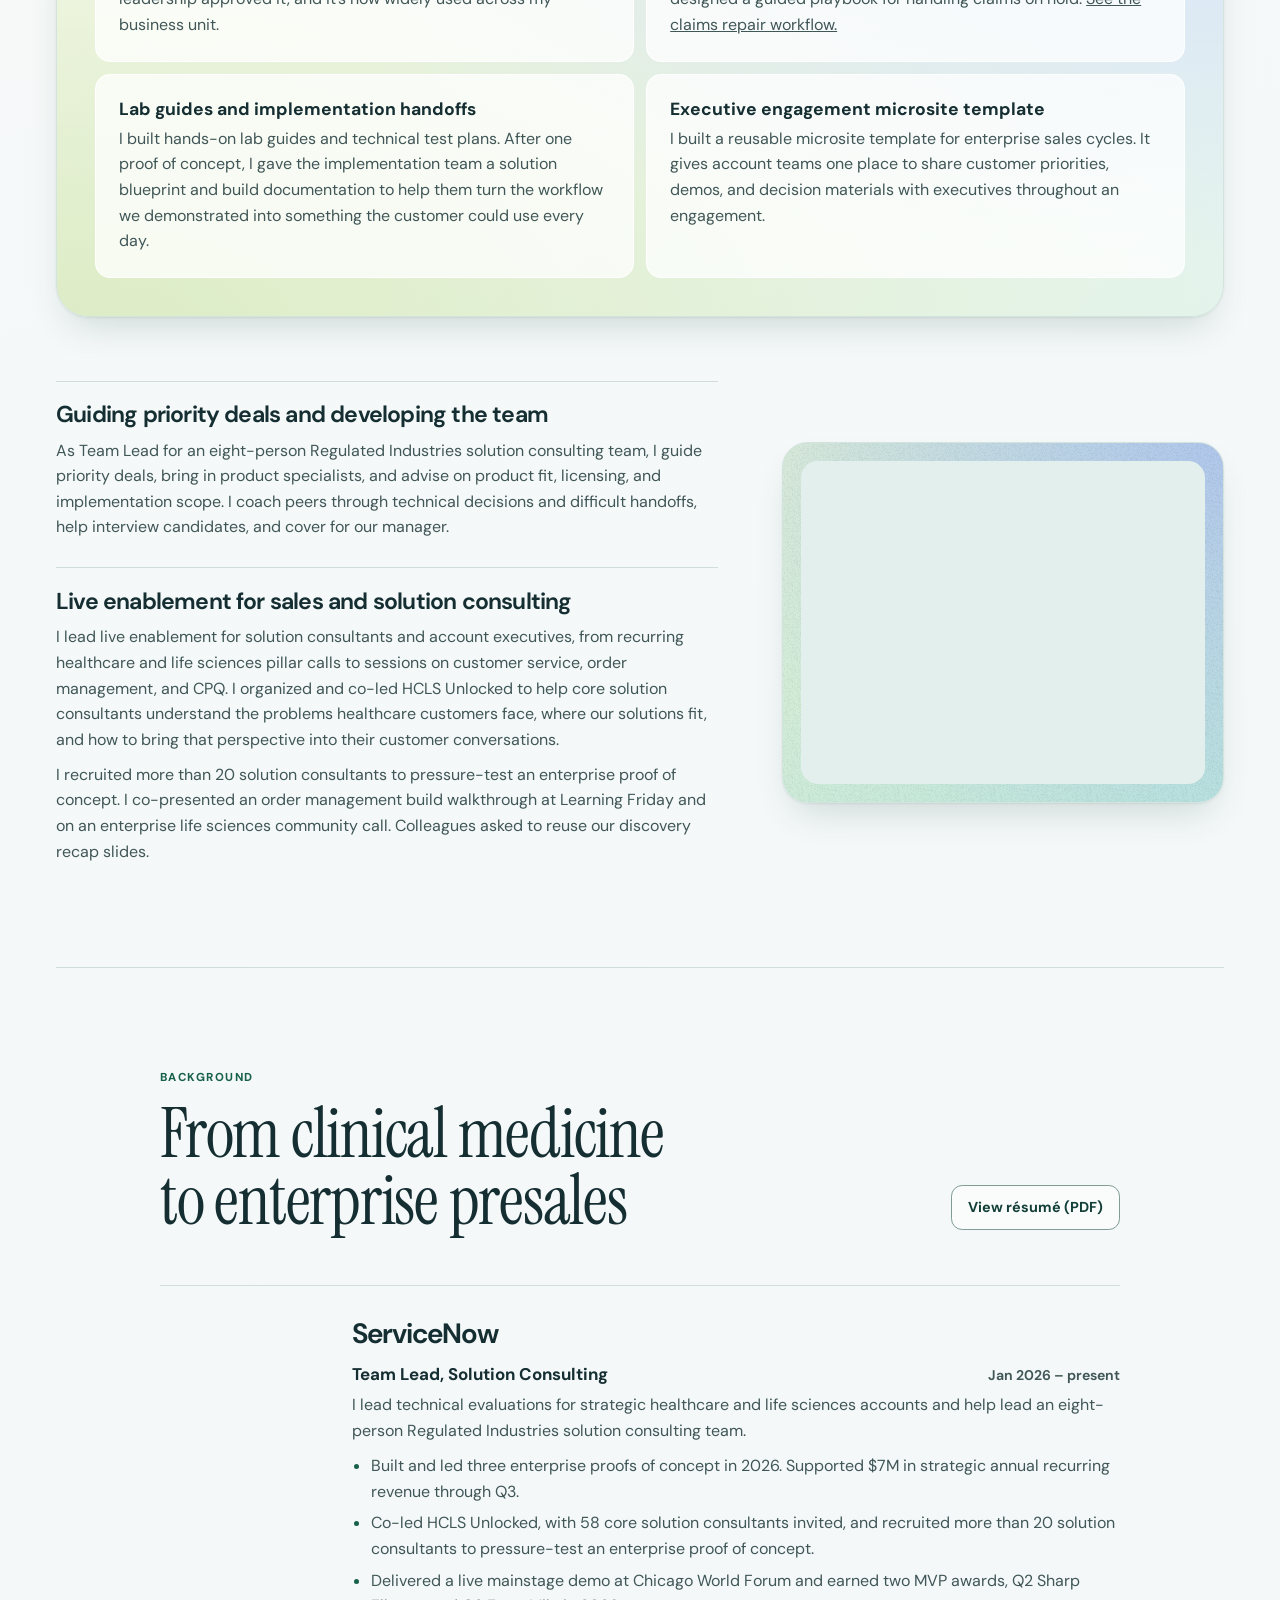
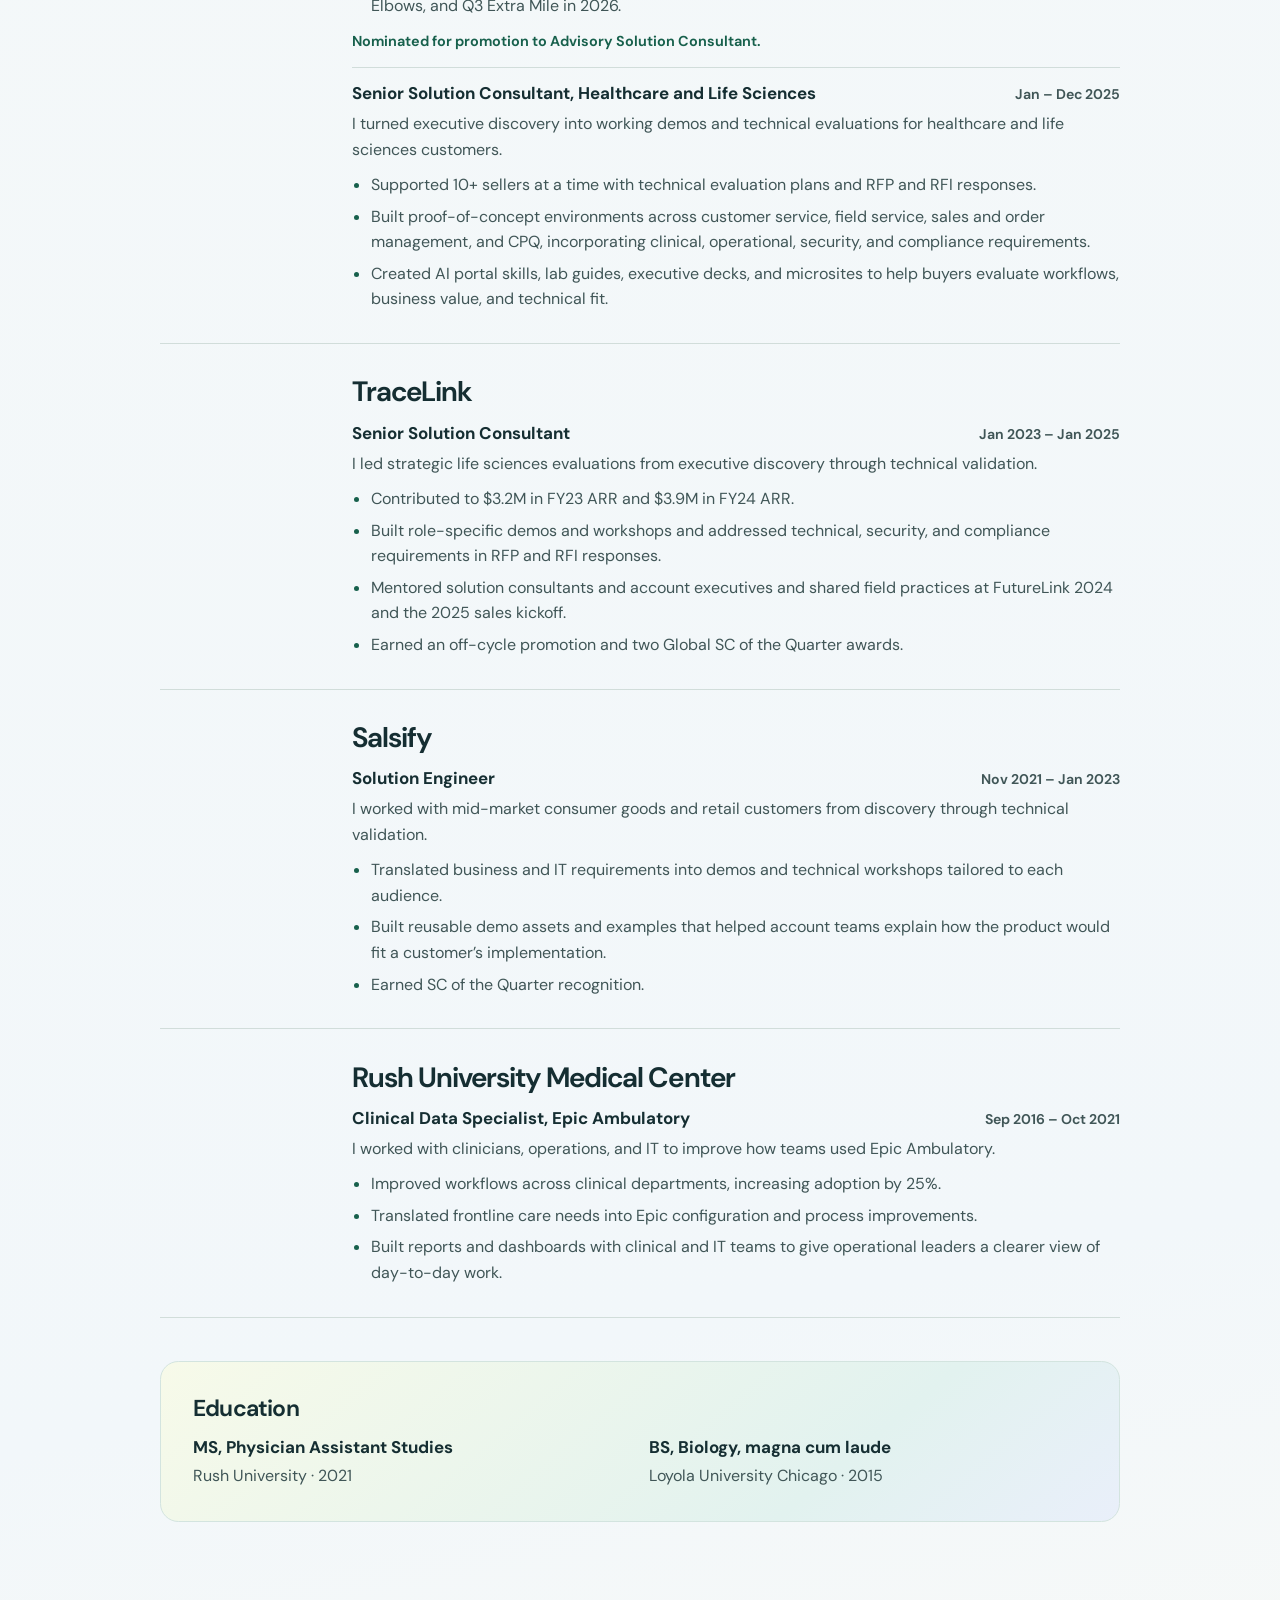
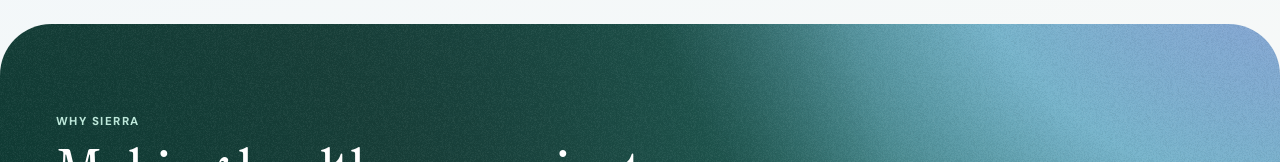
<file: leadership.html>
<!doctype html>
<html lang="en">
  <head>
    <meta charset="UTF-8" />
    <meta name="viewport" content="width=device-width, initial-scale=1.0" />
    <meta http-equiv="refresh" content="0; url=index.html#leadership" />
    <meta name="robots" content="noindex" />
    <title>Russ Mohammad | Leadership</title>
  </head>
  <body>
    <p><a href="index.html#leadership">Leadership</a></p>
  </body>
</html>
</file>
<file: sierra.css>
:root {
  color-scheme: light;
  --paper: #f8faf7;
  --white: #fff;
  --ink: #152e32;
  --muted: #405657;
  --deep: #123f38;
  --green: #17604c;
  --mint: #e0f2eb;
  --line: #d1ddda;
  --grain: url("assets/gradient-grain.png");
  --panel-shadow: 0 1px 2px #113a2514, 0 1.2rem 2.4rem -.8rem #174b3f30;
  --serif: "Instrument Serif", Georgia, serif;
  --sans: "DM Sans", system-ui, sans-serif;
  --gutter: clamp(1.125rem, 4vw, 3.5rem);
  --content: 73rem;
}

*, *::before, *::after { box-sizing: border-box; }

html {
  scroll-behavior: smooth;
  scroll-padding-top: 6.75rem;
}

body {
  margin: 0;
  background: linear-gradient(169deg, #f5faf1, var(--paper) 34%, #f2f7fa 88%, #fcfbf5);
  color: var(--ink);
  font: 400 1rem/1.6 var(--sans);
  -webkit-font-smoothing: antialiased;
}

a { color: inherit; }
button { font: inherit; }
img { display: block; max-width: 100%; }
figure, p, h1, h2, h3 { margin: 0; }

a:focus-visible, button:focus-visible, summary:focus-visible {
  outline: 2px solid var(--green);
  outline-offset: 4px;
}

h1, h2 {
  font-family: var(--serif);
  font-weight: 400;
  line-height: .97;
  letter-spacing: -.018em;
}

h2 { font-size: clamp(3rem, 5.4vw, 5.4rem); }
h3 { font-size: clamp(1.175rem, 1.8vw, 1.45rem); font-weight: 650; line-height: 1.22; letter-spacing: -.035em; }

.container {
  width: min(var(--content), calc(100% - 2 * var(--gutter)));
  margin-inline: auto;
}

.section { padding-block: clamp(4.1rem, 8vw, 7.4rem); }

.section-heading {
  display: grid;
  justify-items: start;
  gap: .85rem;
  margin-bottom: clamp(1.8rem, 4vw, 3.15rem);
}

.eyebrow {
  color: var(--green);
  font-size: .72rem;
  font-weight: 750;
  line-height: 1.45;
  letter-spacing: .13em;
  text-transform: uppercase;
}

.skip-link {
  position: fixed;
  z-index: 5;
  inset-block-start: .5rem;
  inset-inline-start: .5rem;
  transform: translateY(-160%);
  padding: .65rem 1rem;
  background: var(--white);
  color: var(--ink);
}

.skip-link:focus { transform: translateY(0); }

.site-header {
  position: sticky;
  top: 0;
  z-index: 3;
  border-bottom: 1px solid #dfeae2;
  background: #fbfdf9f2;
  backdrop-filter: blur(16px);
}

.header-inner {
  min-height: 4.65rem;
  display: flex;
  align-items: center;
  justify-content: space-between;
  gap: clamp(.5rem, 2.5vw, 2rem);
}

.nameplate {
  font-size: 1.02rem;
  font-weight: 750;
  letter-spacing: -.035em;
  text-decoration: none;
  white-space: nowrap;
}

.site-header nav {
  display: flex;
  gap: clamp(.65rem, 2.5vw, 2.35rem);
}

.site-header nav a {
  color: var(--muted);
  font-size: .9rem;
  font-weight: 650;
  text-decoration: none;
  white-space: nowrap;
}

.site-header nav a:hover, .site-header nav a:focus-visible { color: var(--green); }

.actions {
  display: flex;
  flex-wrap: wrap;
  align-items: center;
  gap: .65rem;
}

.button {
  display: inline-flex;
  min-height: 2.8rem;
  align-items: center;
  justify-content: center;
  padding: .56rem 1rem;
  border: 1px solid transparent;
  border-radius: .7rem;
  font-size: .9rem;
  font-weight: 700;
  line-height: 1.35;
  text-align: center;
  text-decoration: none;
  transition: background-color .18s ease, border-color .18s ease;
}

.button-primary { background: linear-gradient(155deg, #286551, #123f38 75%); color: var(--white); }
.button-primary:hover { background: #216455; }
.button-outline { border-color: #819c95; background: transparent; color: var(--deep); }
.button-outline:hover { background: var(--mint); border-color: var(--deep); }

.text-link, summary {
  width: fit-content;
  color: var(--green);
  font-size: .92rem;
  font-weight: 750;
  text-decoration: underline;
  text-decoration-color: #7b9e96;
  text-underline-offset: .24em;
}

.text-link:hover, summary:hover { color: var(--deep); text-decoration-color: var(--deep); }

.hero {
  --hero-veil: radial-gradient(ellipse 79% 136% at -9% 39%, #fcfbe8 8%, #f5fae5 28%, #ecf8e4d9 52%, #f0fbec44 77%, transparent 95%);
  position: relative;
  isolation: isolate;
  overflow: hidden;
  padding-block: clamp(2.75rem, 5.3vw, 4.7rem);
  border-radius: 0 0 clamp(1.65rem, 4vw, 4.2rem) clamp(1.65rem, 4vw, 4.2rem);
  background: #92c7b4;
}

.hero::before, .hero::after {
  position: absolute;
  content: "";
  pointer-events: none;
}

.hero::before {
  inset: -14%;
  z-index: -2;
  background:
    radial-gradient(ellipse 47% 41% at 53% 102%, #e0e88a 0%, #b5d47e 48%, transparent 85%),
    radial-gradient(ellipse 42% 28% at 94% 15%, #8f9cdb 6%, #97b5dd 52%, transparent 96%),
    radial-gradient(ellipse 34% 70% at 97% 69%, #32878b 11%, #459b9e 44%, transparent 87%),
    radial-gradient(ellipse 47% 58% at 68% 40%, #b3efdc 12%, #8ed7cf 45%, transparent 89%),
    radial-gradient(ellipse 53% 58% at 39% 4%, #ecf3c6 0%, #d3e8a3 45%, transparent 88%),
    linear-gradient(143deg, #dfeec5 12%, #a7d7ba 53%, #32836f 87%);
  filter: blur(clamp(16px, 2.3vw, 37px));
  transform: rotate(-11deg) scale(1.04);
}

.hero::after {
  inset: 0;
  z-index: -1;
  background-image: var(--grain), var(--hero-veil);
}

.hero-inner {
  display: grid;
  grid-template-columns: minmax(0, 1.1fr) minmax(0, .9fr);
  align-items: center;
  gap: clamp(1.6rem, 4.9vw, 5.5rem);
}

.hero-copy { container-type: inline-size; }

.hero h1 {
  margin-block: .9rem 1.5rem;
  font-family: "Instrument Serif", "Times New Roman", serif;
  font-size: clamp(2.7rem, 7.5vw, 7.45rem);
  font-size: min(clamp(3.8rem, 7.5vw, 7.45rem), 16.1cqi);
}

.hero h1 span, .hero h1 em { display: block; white-space: nowrap; }
.hero h1 em { color: var(--green); font-weight: 400; }
.hero-intro { max-width: 50ch; color: var(--muted); font-size: clamp(1.06rem, 1.55vw, 1.22rem); }
.hero .actions { margin-top: 1.7rem; }

.hero-visual {
  position: relative;
  padding: 0 1.15rem 4.9rem clamp(1rem, 3vw, 2.6rem);
}

.hero-photo {
  overflow: hidden;
  aspect-ratio: 1.08;
  border: 1px solid #edffffb8;
  border-radius: clamp(1.35rem, 3vw, 2.6rem);
  background: #b5d9d5;
  box-shadow: 0 1.9rem 3.5rem -1rem #163b496b, 0 .35rem 1rem #244e5127;
}

.hero-photo img {
  width: 100%;
  height: 100%;
  object-fit: cover;
  object-position: 82% 55%;
}

.hero-demo {
  position: absolute;
  inset: auto auto 0 0;
  width: min(100%, 20.5rem);
  padding: .95rem;
  border: 1px solid #ffffffd9;
  border-radius: 1.15rem;
  background:
    radial-gradient(ellipse at 100% 0%, #e2e7fd 0%, transparent 64%),
    linear-gradient(143deg, #ffffff, #edf7ec 79%);
  box-shadow: 0 1.25rem 3rem -.6rem #123d454d, 0 .15rem .65rem #113a2520;
}

.hero-demo-heading, .hero-demo-links {
  display: flex;
  align-items: center;
  justify-content: space-between;
  gap: .5rem;
}

.hero-demo-title { margin-top: .2rem; font-family: var(--serif); font-size: 1.75rem; line-height: 1.05; }
.hero-demo-heading .voice-signal { color: #246b63; }

.hero-demo-links { justify-content: flex-start; flex-wrap: wrap; margin-top: .75rem; }
.hero-demo-links a {
  display: inline-flex;
  align-items: center;
  min-height: 2.4rem;
  padding: .35rem .68rem;
  border: 1px solid #a7c6bc;
  border-radius: .55rem;
  background: #ffffffc7;
  color: var(--deep);
  font-size: .86rem;
  font-weight: 700;
  line-height: 1.3;
  text-decoration: none;
}

.hero-demo-links a[hidden] { display: none; }
.hero-demo-links a:hover { border-color: var(--green); background: #d6eee3; }

.voice-signal {
  display: flex;
  align-items: center;
  justify-content: center;
  gap: clamp(2px, .45vw, 6px);
  color: #e7ffec;
}

.voice-signal i {
  --height: 1.45rem;
  --delay: .15s;
  width: 3px;
  height: var(--height);
  border-radius: 1rem;
  background: currentColor;
  box-shadow: 0 0 .7rem #e7ffec3d;
}

.voice-signal i:nth-child(1), .voice-signal i:nth-child(7) { --height: .4rem; --delay: .35s; }
.voice-signal i:nth-child(2), .voice-signal i:nth-child(6) { --height: .85rem; --delay: .24s; }
.voice-signal i:nth-child(4) { --height: 2.05rem; --delay: 0s; }

.scope {
  display: grid;
  grid-template-columns: repeat(3, minmax(0, 1fr));
  margin: clamp(.75rem, 1.8vw, 1.65rem) 0 0;
  overflow: hidden;
  border: 1px solid #d8e7da;
  border-radius: 1.35rem;
  background: linear-gradient(108deg, #fcfcf1, #f6fbf5 43%, #e5f4ef 74%, #e5f1f8);
  box-shadow: 0 .7rem 2rem -1.35rem #174b3f55;
}

.scope > div {
  display: flex;
  flex-direction: column-reverse;
  justify-content: flex-end;
  gap: .3rem;
  padding: clamp(1rem, 3vw, 2rem);
}

.scope > div + div { border-inline-start: 1px solid var(--line); }
.scope dt { color: var(--muted); font-size: .92rem; font-weight: 550; line-height: 1.4; }
.scope dt a { text-decoration-color: #7b9e96; text-underline-offset: .17em; }
.scope dt a:hover { color: var(--green); }

.scope dd {
  margin: 0;
  color: var(--deep);
  font-family: var(--serif);
  font-size: clamp(2.1rem, 4.4vw, 4.3rem);
  line-height: .98;
}

.featured-cases, .case-grid {
  display: grid;
  gap: clamp(1rem, 2vw, 1.5rem);
}

.featured-cases { grid-template-columns: repeat(2, minmax(0, 1fr)); }

.featured-case {
  display: grid;
  grid-template-rows: 1fr auto;
  overflow: hidden;
  border: 1px solid #d8e7df;
  border-radius: clamp(1.1rem, 2.5vw, 2rem);
  background: linear-gradient(138deg, #fff 42%, #f0f8f1);
  box-shadow: var(--panel-shadow);
}

.featured-copy, .featured-result { padding-inline: clamp(1.25rem, 3vw, 2.75rem); }
.featured-copy { padding-block: clamp(1.25rem, 2.55vw, 2.25rem); }

@supports (grid-template-rows: subgrid) {
  .featured-cases { row-gap: 0; }
  .featured-case { grid-row: span 2; grid-template-rows: subgrid; }
}

.featured-copy h3 {
  margin: .72rem 0 .95rem;
  font-family: var(--serif);
  font-size: clamp(2.3rem, 4vw, 3.95rem);
  font-weight: 400;
  line-height: 1;
  letter-spacing: -.022em;
  text-wrap: balance;
}

.featured-copy > p:not(.eyebrow) { max-width: 58ch; color: var(--muted); font-size: 1.04rem; }

.featured-result {
  display: flex;
  min-height: 10.5rem;
  flex-direction: column;
  gap: .65rem;
  padding-block: clamp(1.25rem, 2vw, 1.8rem);
  background:
    var(--grain),
    radial-gradient(ellipse 93% 124% at 103% -17%, #929dd4, transparent 85%),
    radial-gradient(ellipse 94% 75% at 98% 90%, #83cdcf, transparent 91%),
    radial-gradient(ellipse 100% 105% at 31% 113%, #cae58b 14%, transparent 78%),
    linear-gradient(138deg, #edf7da, #bfeae3);
  color: var(--deep);
}

.featured-case-payer .featured-result {
  background:
    var(--grain),
    radial-gradient(ellipse 88% 112% at 103% -10%, #8bcbd0, transparent 86%),
    radial-gradient(ellipse 106% 100% at 41% 116%, #c3df87, transparent 85%),
    linear-gradient(142deg, #f0f6d5, #b8e6dc);
}

.featured-result-title { font-family: var(--serif); font-size: clamp(2.2rem, 3.6vw, 3.45rem); line-height: 1; }

.approach-grid {
  display: grid;
  grid-template-columns: repeat(3, minmax(0, 1fr));
  gap: 1rem;
}

.case-grid {
  grid-template-columns: repeat(3, minmax(0, 1fr));
  margin-top: clamp(1rem, 2vw, 1.5rem);
}

.case-card {
  --card-wash: #dff0e4;
  display: flex;
  flex-direction: column;
  align-items: flex-start;
  padding: clamp(1.15rem, 2.6vw, 2rem);
  border: 1px solid #dbe6df;
  border-radius: 1.25rem;
  background: radial-gradient(ellipse 117% 76% at 106% 108%, var(--card-wash), transparent 98%), #fff;
  box-shadow: 0 .8rem 1.5rem -1.2rem #174b3f50;
}

.case-card:nth-child(2) { --card-wash: #e2e9fa; }

.case-card h3 { margin: .6rem 0 .7rem; }
.case-card > p:not(.eyebrow), details p { color: var(--muted); }
.case-card details { width: 100%; margin-block: .9rem 1.15rem; }

summary {
  list-style: none;
  cursor: pointer;
}

summary::-webkit-details-marker { display: none; }

summary::after {
  display: inline-block;
  margin-inline-start: .42rem;
  content: "+";
  text-decoration: none;
}

details[open] summary::after { content: "−"; }
details p { margin-top: .68rem; }

.case-result {
  width: 100%;
  margin-top: auto;
  padding-top: .85rem;
  border-top: 1px solid var(--line);
}

.case-result strong { color: var(--green); font-size: .79rem; }
.case-result p { margin-top: .2rem; font-weight: 630; }

.approach {
  border-block: 1px solid #dceae5;
  background:
    radial-gradient(ellipse at 99% 19%, #dbe6fc 0%, transparent 57%),
    radial-gradient(ellipse at 2% 47%, #dcefe4 0%, transparent 68%),
    linear-gradient(153deg, #f9fcf6, #edf7f6 58%, #e7f3e3);
}

.approach-grid { gap: clamp(1rem, 3.5vw, 2.75rem); }

.approach-grid article {
  display: flex;
  flex-direction: column;
  gap: .75rem;
  align-items: flex-start;
  padding-top: 1.15rem;
  border-top: 1px solid #aac1bb;
}

.approach-grid article > p { color: var(--muted); }
.approach-grid .text-link { margin-top: auto; }

.evaluation {
  display: grid;
  gap: clamp(1.15rem, 3vw, 2rem);
  margin-top: clamp(2.8rem, 6vw, 5.1rem);
  padding: clamp(1rem, 3.4vw, 2.75rem);
  border: 1px solid #c9e0d8;
  border-radius: clamp(1.15rem, 3vw, 2.5rem);
  background:
    var(--grain),
    radial-gradient(ellipse 64% 51% at 103% 2%, #b6c4ee 7%, transparent 87%),
    radial-gradient(ellipse 75% 59% at 100% 39%, #91d3d4 4%, transparent 90%),
    radial-gradient(ellipse 62% 35% at 2% 100%, #cae6a9 6%, transparent 91%),
    linear-gradient(150deg, #fbfbed 3%, #dfefea 47%, #d3eaf1 76%, #e6f3e2);
  box-shadow: 0 1.65rem 3rem -1.4rem #22465c46;
}

.evaluation-intro h3 {
  margin: .55rem 0 .65rem;
  font-family: var(--serif);
  font-size: clamp(2.75rem, 4.5vw, 4.4rem);
  font-weight: 400;
  line-height: 1;
  text-wrap: balance;
}

.evaluation-intro > p:last-child { max-width: 64ch; color: var(--muted); }
.voice-demo[hidden], .voice-actions[hidden], .voice-listen[hidden] { display: none; }

.voice-toolbar, .scenario-controls, .voice-run-actions, .voice-actions {
  display: flex;
  gap: .5rem;
  flex-wrap: wrap;
}

.voice-toolbar {
  align-items: center;
  justify-content: space-between;
  margin-bottom: .85rem;
  padding: .65rem;
  border: 1px solid #ffffffcc;
  border-radius: 1rem;
  background: #f7fcf8ad;
  box-shadow: 0 .7rem 1.5rem -1.1rem #18413566;
}

.scenario-controls button, .voice-listen {
  min-height: 2.7rem;
  padding: .45rem .72rem;
  border: 1px solid #a4bab2;
  border-radius: .55rem;
  background: #fffdf9e8;
  color: var(--deep);
  cursor: pointer;
  font-size: .86rem;
  font-weight: 650;
  line-height: 1.3;
  text-align: left;
}

.scenario-controls button:hover, .voice-listen:hover { background: var(--mint); }
.scenario-controls button[aria-pressed="true"] {
  border-color: #39776a;
  background: linear-gradient(146deg, #e1f3dd, #cdece7);
}
.voice-run-actions button, .voice-actions button { cursor: pointer; }
.voice-run-actions button:disabled { opacity: .56; cursor: default; }

.voice-session {
  display: grid;
  min-width: 0;
  gap: .75rem;
}

.voice-session-header {
  display: grid;
  grid-template-columns: minmax(0, 1fr) minmax(0, auto) auto;
  align-items: center;
  gap: .7rem clamp(.85rem, 2.35vw, 2.15rem);
  padding: clamp(1rem, 2.5vw, 1.85rem);
  border: 1px solid #e7ffeb70;
  border-radius: 1.15rem;
  color: var(--white);
  background:
    var(--grain),
    radial-gradient(ellipse 99% 170% at 120% -60%, #82b6d9 0%, transparent 87%),
    radial-gradient(ellipse 59% 175% at 52% 134%, #4a8455 0%, transparent 90%),
    linear-gradient(115deg, #143b39 8%, #20665e 91%);
  box-shadow: 0 .9rem 1.85rem -.8rem #174c4694;
}

.voice-session-header .eyebrow { color: #cee9e2; }
.voice-session-header h4 { margin: .28rem 0 0; font-size: clamp(1.2rem, 2.2vw, 1.65rem); line-height: 1.15; }

.session-signal { display: flex; gap: clamp(2px, .45vw, 6px); }
.session-signal .voice-signal:first-child { transform: scaleY(.62); }
.session-signal .voice-signal:last-child { transform: scaleY(.76); }
.voice-session-header[data-stage="queued"] .session-signal .voice-signal { color: #fff0b6; }
.voice-session-header[data-speaking] .voice-signal i { animation: signal-pulse .74s ease-in-out var(--delay) infinite alternate; }

@keyframes signal-pulse {
  from { transform: scaleY(.53); }
  to { transform: scaleY(1.2); }
}

.voice-status {
  padding: .33rem .65rem;
  border: 1px solid #b6d6ca;
  border-radius: 2rem;
  background: #113c36ab;
  color: var(--white);
  font-size: .88rem;
  font-weight: 700;
}

.voice-route {
  display: grid;
  grid-template-columns: repeat(3, minmax(0, 1fr));
  gap: .45rem;
  margin: 0;
  padding: 0;
  list-style: none;
}

.voice-route li {
  padding: .65rem .7rem;
  border: 1px solid #96b9ad;
  border-radius: .65rem;
  background: #f9fdfaab;
  color: var(--muted);
  font-size: .81rem;
  font-weight: 650;
  line-height: 1.3;
  text-align: center;
}

.voice-route [data-state="current"] { background: linear-gradient(145deg, #daefce, #bfe8df); color: #163d36; }
.voice-route [data-state="done"] { background: #e5f6ec; color: var(--deep); }
.voice-route [data-state="blocked"] { background: #faefd9; color: #604819; }
.voice-route [data-state="skipped"] { color: #50665f; text-decoration: line-through; }

.voice-workspace {
  display: grid;
  grid-template-columns: minmax(0, 1.02fr) minmax(0, .98fr);
  gap: .75rem;
}

.voice-panel {
  display: flex;
  min-width: 0;
  flex-direction: column;
  overflow: hidden;
  border: 1px solid #fafff8;
  border-radius: 1rem;
  background: linear-gradient(160deg, #fff 10%, #f3faf6);
  box-shadow: var(--panel-shadow);
}

.voice-trace-panel { background: linear-gradient(150deg, #fff 10%, #f1f7fc); }

.voice-panel-heading {
  display: flex;
  min-height: 3.85rem;
  align-items: center;
  justify-content: space-between;
  flex-wrap: wrap;
  gap: .4rem .7rem;
  padding: .65rem clamp(.8rem, 2vw, 1.3rem);
  border-bottom: 1px solid var(--line);
}

.voice-panel-heading h5, .voice-evaluation h5 { margin: 0; font-size: .98rem; font-weight: 750; }
.voice-listen { min-height: 2.25rem; padding: .32rem .55rem; }

.voice-transcript, .voice-trace {
  display: grid;
  flex: 1 1 auto;
  align-content: start;
  gap: .65rem;
  min-height: 16rem;
  max-height: 23rem;
  overflow: auto;
  margin: 0;
  padding: .85rem clamp(.8rem, 2vw, 1.3rem);
  list-style: none;
}

.voice-turn {
  width: fit-content;
  max-width: 91%;
  padding: .58rem .72rem;
  border: 1px solid #d7e7e0;
  border-radius: .55rem .55rem .55rem .18rem;
  background: linear-gradient(145deg, #f4fbf0, #e5f4eb);
  color: var(--ink);
  font-size: .94rem;
  line-height: 1.5;
}

.voice-turn[data-speaker="caller"] {
  justify-self: end;
  border-color: #dbe8ed;
  border-radius: .55rem .55rem .18rem .55rem;
  background: linear-gradient(145deg, #f5f5ff, #e9f3f9);
}

.voice-turn span { display: block; color: var(--green); font-size: .76rem; font-weight: 750; }
.voice-turn span + p { margin-top: .18rem; }

.voice-actions, .voice-record {
  padding: .75rem clamp(.8rem, 2vw, 1.3rem);
  border-top: 1px solid var(--line);
  background: #e9f3ee94;
}

.voice-record { margin-top: auto; font-size: .9rem; }
.voice-record p + p { margin-top: .24rem; }
#case-summary { font-weight: 700; }

.trace-empty { color: var(--muted); font-size: .9rem; }

.voice-trace details {
  overflow: hidden;
  border: 1px solid var(--line);
  border-radius: .4rem;
  background: #f6faf8;
}

.voice-trace summary {
  display: flex;
  width: 100%;
  align-items: center;
  gap: .4rem;
  padding: .48rem .62rem;
  text-decoration: none;
}

.voice-trace summary code {
  flex: 1 1 auto;
  min-width: 0;
  overflow-wrap: anywhere;
  font-size: .84rem;
  color: var(--ink);
}

.voice-trace summary::after { margin-inline-start: .13rem; }

.trace-result {
  flex: 0 0 auto;
  padding: .12rem .36rem;
  border-radius: .2rem;
  background: #dcefe5;
  color: #255744;
  font-size: .73rem;
}

.trace-result[data-tone="exception"] { background: #f7ebd1; color: #61451b; }

.voice-trace pre {
  overflow-wrap: anywhere;
  margin: 0;
  padding: .6rem .65rem;
  border-top: 1px solid var(--line);
  background: #edf4f1;
  color: #1c3e35;
  font-size: .78rem;
  white-space: pre-wrap;
}

.voice-evaluation {
  padding: .65rem clamp(.8rem, 2vw, 1.3rem) .8rem;
  border: 1px solid #f9fff5;
  border-radius: .9rem;
  background: linear-gradient(115deg, #f1fae8, #e4f2f6);
  box-shadow: 0 .8rem 1.2rem -1.05rem #174b3f72;
}

.voice-evaluation ul {
  display: grid;
  grid-template-columns: repeat(3, minmax(0, 1fr));
  gap: .35rem 1rem;
  margin: .4rem 0 0;
  padding: 0;
  list-style: none;
}

.voice-evaluation li {
  display: flex;
  align-items: baseline;
  justify-content: space-between;
  gap: .35rem;
  padding: .45rem .6rem;
  border: 1px solid #cfe1d9;
  border-radius: .5rem;
  background: #ffffff96;
  font-size: .82rem;
}
.voice-evaluation span { color: var(--muted); font-weight: 700; }
.voice-evaluation [data-result="pass"] { color: #116142; }
.voice-evaluation [data-result="review"] { color: #8c3d23; }
.voice-note { max-width: 78ch; color: var(--muted); font-size: .87rem; }
.voice-note a { text-underline-offset: .17em; }

.demo-launch {
  padding: clamp(1rem, 2.5vw, 2rem);
  border: 1px solid #fcfff8;
  border-radius: 1rem;
  background: linear-gradient(130deg, #f9fcf2, #e4f3e9 63%, #e1edf7);
  box-shadow: var(--panel-shadow);
}

.demo-launch h4 {
  margin: 0 0 .5rem;
  font-family: var(--serif);
  font-size: clamp(2rem, 3.9vw, 3.4rem);
  font-weight: 400;
  line-height: 1.04;
}

.demo-launch p { max-width: 68ch; color: var(--muted); }

.sr-only {
  position: absolute;
  width: 1px;
  height: 1px;
  overflow: hidden;
  clip-path: inset(50%);
  white-space: nowrap;
}

.leadership-layout {
  display: grid;
  grid-template-columns: minmax(0, 1.2fr) minmax(0, .8fr);
  gap: clamp(1.5rem, 5vw, 4.75rem);
  align-items: stretch;
}

.leadership-notes { display: grid; align-content: center; gap: 1.7rem; }
.leadership-notes article { padding-top: 1.15rem; border-top: 1px solid var(--line); }
.leadership-notes p, .role p, .coffee-note p { color: var(--muted); }
.leadership-notes p { max-width: 67ch; margin-top: .6rem; }

.leadership-feature {
  align-self: center;
  padding: clamp(.5rem, 1.5vw, 1.1rem);
  border: 1px solid #d3e4df;
  border-radius: 1.6rem;
  background:
    var(--grain),
    radial-gradient(ellipse at 100% 0%, #afc6eb, transparent 85%),
    linear-gradient(135deg, #deefd5, #b8e5dc);
  box-shadow: var(--panel-shadow);
}

.keynote-photo { overflow: hidden; border-radius: 1.05rem; background: #e3efec; aspect-ratio: 1.25; }

.keynote-photo img {
  width: 100%;
  height: 100%;
  object-fit: cover;
  object-position: 50% 55%;
}

.field-assets {
  margin-bottom: clamp(2rem, 5vw, 4.4rem);
  padding: clamp(1rem, 3vw, 2.35rem);
  border: 1px solid #d3e4df;
  border-radius: clamp(1.15rem, 2.5vw, 2rem);
  background:
    radial-gradient(ellipse at 98% 0%, #d1def8, transparent 65%),
    radial-gradient(ellipse at 2% 105%, #dcecc4, transparent 75%),
    linear-gradient(145deg, #fdfbf1, #e4f4ee);
  box-shadow: var(--panel-shadow);
}

.field-assets > h3 {
  margin-bottom: clamp(1rem, 2.4vw, 1.6rem);
  font-family: var(--serif);
  font-size: clamp(2.3rem, 4.35vw, 3.85rem);
  font-weight: 400;
  line-height: 1;
}

.field-assets-grid {
  display: grid;
  grid-template-columns: repeat(2, minmax(0, 1fr));
  gap: .75rem;
}

.field-assets-grid article {
  padding: clamp(.95rem, 2vw, 1.45rem);
  border: 1px solid #ffffffd9;
  border-radius: .95rem;
  background: #ffffffbf;
}

.field-assets-grid h4 { margin: 0 0 .38rem; font-size: 1.1rem; line-height: 1.25; }
.field-assets-grid p { max-width: 52ch; color: var(--muted); }

.experience {
  --experience-width: 60rem;
  border-top: 1px solid var(--line);
}

.experience > * { max-width: var(--experience-width); margin-inline: auto; }
.experience-heading { grid-template-columns: minmax(0, 1fr) auto; align-items: end; gap: .85rem 1.25rem; }
.experience-heading .eyebrow { grid-column: 1 / -1; }
.experience-heading h2 { text-wrap: balance; }
.experience-heading .button { margin-bottom: .3rem; background: #ffffff91; }
.experience-heading .button:hover { background: var(--mint); }

.role {
  display: grid;
  grid-template-columns: clamp(6.6rem, 12vw, 9.2rem) minmax(0, 1fr);
  align-items: start;
  gap: .75rem clamp(1rem, 3.5vw, 3.2rem);
  padding-block: clamp(1.15rem, 3vw, 1.95rem);
  border-bottom: 1px solid var(--line);
}

.role:first-child { border-top: 1px solid var(--line); }

.role-logo {
  grid-column: 1;
  grid-row: 1 / span 2;
  width: min(100%, var(--logo-width));
  height: auto;
  align-self: start;
  margin-top: var(--logo-offset, .24rem);
}

.role-logo-servicenow { --logo-width: 9.2rem; --logo-offset: .5rem; mix-blend-mode: multiply; }
.role-logo-tracelink { --logo-width: 8.25rem; }
.role-logo-salsify { --logo-width: 8.7rem; }
.role-logo-rush { --logo-width: 6.8rem; }

.role h3 { grid-column: 2; font-size: clamp(1.3rem, 2.4vw, 1.75rem); }
.role-positions { grid-column: 2; display: grid; gap: .9rem; }
.role-position + .role-position { padding-top: .85rem; border-top: 1px solid var(--line); }
.role-position > p { margin-top: .35rem; }
.role-accomplishments {
  display: grid;
  gap: .38rem;
  margin: .6rem 0 0;
  padding-inline-start: 1.2rem;
  color: var(--muted);
}
.role-accomplishments ::marker { color: var(--green); }
.role-title { display: flex; flex-wrap: wrap; justify-content: space-between; align-items: baseline; gap: .15rem .9rem; }
.role-title h4, .education h4 { margin: 0; font-size: 1.06rem; line-height: 1.32; }
.role-date { font-size: .88rem; font-weight: 650; }
.role .role-note { margin-top: .7rem; color: var(--green); font-size: .9rem; font-weight: 650; }

.education {
  margin-top: clamp(1.6rem, 4vw, 2.7rem);
  padding: clamp(1rem, 2.8vw, 2rem);
  border: 1px solid #d3e4df;
  border-radius: 1.15rem;
  background: linear-gradient(140deg, #f7fae9, #e2f2ef 70%, #e9effa);
}

.education ul {
  display: grid;
  grid-template-columns: repeat(2, minmax(0, 1fr));
  gap: 1.1rem;
  margin: .9rem 0 0;
  padding: 0;
  list-style: none;
}

.education p { margin-top: .28rem; color: var(--muted); }

.closing {
  padding-block: clamp(3.65rem, 7vw, 6rem);
  border-radius: clamp(1.65rem, 4vw, 4.2rem) clamp(1.65rem, 4vw, 4.2rem) 0 0;
  color: var(--white);
  background:
    var(--grain),
    radial-gradient(ellipse 82% 142% at -9% 50%, #103c35 20%, #183f39 52%, transparent 98%),
    radial-gradient(ellipse 61% 102% at 106% -21%, #8d9ed7 7%, #77b4cb 51%, transparent 92%),
    radial-gradient(ellipse 66% 106% at 91% 128%, #b6c971 0%, #74a464 48%, transparent 95%),
    linear-gradient(118deg, #163a37, #276d64 67%, #4c9c9d),
    #246957;
}

.closing-inner {
  display: grid;
  grid-template-columns: minmax(0, 1.5fr) minmax(0, .68fr);
  align-items: center;
  gap: clamp(1.7rem, 7vw, 7rem);
}

.closing h2 { margin-block: .7rem 1rem; }
.closing .eyebrow { color: #bde8da; }
.closing-inner > div > p:last-of-type { max-width: 58ch; color: #edf7f4; font-size: 1.14rem; }
.closing-contact { margin-top: 1.6rem; }
.closing-contact h3 { margin-bottom: .65rem; }
.closing .button-primary { background: var(--white); color: var(--deep); }
.closing .button-primary:hover { background: var(--mint); }
.closing .button-outline { border-color: #c7e3dd; color: var(--white); }
.closing .button-outline:hover { background: rgb(255 255 255 / .16); }
.closing a:focus-visible { outline-color: var(--white); }

.coffee-note {
  display: grid;
  grid-template-columns: minmax(0, .68fr) minmax(0, 1fr);
  align-items: center;
  gap: .9rem;
  padding: .9rem;
  border: 1px solid #ffffffc9;
  border-radius: 1.35rem;
  background: linear-gradient(145deg, #fffff4, #ebf6e8 57%, #e3f0f9);
  box-shadow: 0 1.4rem 3rem -1rem #103c35a1;
  color: var(--ink);
}

.coffee-note img { width: 100%; height: auto; border-radius: .85rem; }
.coffee-note p { margin-top: .5rem; font-size: .92rem; }

.site-footer {
  display: flex;
  justify-content: space-between;
  align-items: center;
  gap: 1rem;
  padding-block: 1.5rem;
  color: var(--muted);
  font-size: .88rem;
}

@media (max-width: 56rem) {
  .case-grid { grid-template-columns: 1fr; }
  .voice-toolbar { align-items: flex-start; flex-direction: column; }
  .closing-inner { gap: 2rem; }
  .coffee-note { grid-template-columns: 1fr; }
  .coffee-note img { width: min(100%, 11rem); }
  .session-signal .voice-signal:first-child { display: none; }
}

@media (max-width: 43rem) {
  html { scroll-padding-top: 1rem; }
  .site-header { position: relative; }

  .header-inner {
    display: grid;
    grid-template-columns: minmax(0, 1fr) auto;
    gap: .5rem;
    padding-block: .8rem;
  }

  .header-contact { grid-column: 2; grid-row: 1; }
  .site-header nav { grid-column: 1 / -1; justify-content: space-between; gap: .35rem; }
  .site-header nav a { font-size: .85rem; padding-block: .2rem; }

  .hero-inner, .featured-cases, .leadership-layout, .field-assets-grid, .experience-heading, .education ul, .closing-inner, .approach-grid { grid-template-columns: 1fr; }
  .featured-cases { row-gap: 1rem; }
  .featured-case { grid-row: auto; grid-template-rows: auto auto; }
  .hero {
    --hero-veil: radial-gradient(ellipse 131% 62% at -9% 9%, #fffae3 3%, #f2f8e4 41%, #ebf8e4bd 67%, transparent 98%);
    padding-block: 2.55rem 2rem;
  }
  .hero h1 { margin-bottom: 1rem; }
  .hero-visual { padding: 0 0 .2rem .75rem; }
  .hero-photo { aspect-ratio: 1.37; }
  .hero-demo { position: relative; inset: auto; width: min(100%, 20.5rem); margin: -1.5rem 0 0 -.75rem; }

  .scope > div { padding: .9rem .55rem; }
  .scope dt { font-size: .76rem; }
  .scope dd { font-size: clamp(1.6rem, 6vw, 2.3rem); }
  .keynote-photo { aspect-ratio: 1.5; }

  .coffee-note { grid-template-columns: minmax(0, 7.5rem) minmax(0, 1fr); }
  .role { grid-template-columns: clamp(5.35rem, 24vw, 7rem) minmax(0, 1fr); gap: .65rem .85rem; }
  .role-logo { grid-row: 1; }
  .role-positions { grid-column: 1 / -1; }
  .role-logo-rush { --logo-width: 4.85rem; }
  .role-logo-salsify { --logo-width: 5.7rem; }

  .voice-workspace, .voice-evaluation ul { grid-template-columns: 1fr; }
  .voice-session-header { grid-template-columns: minmax(0, 1fr) auto; }
  .voice-status { grid-column: 1 / -1; justify-self: start; }
  .session-signal .voice-signal:last-child { display: none; }
  .scenario-controls { display: grid; grid-template-columns: repeat(3, minmax(0, 1fr)); width: 100%; }
  .scenario-controls button { padding-inline: .32rem; font-size: .8rem; text-align: center; }
  .voice-transcript, .voice-trace { min-height: 10rem; max-height: 19rem; }
  .voice-route li { padding-inline: .35rem; font-size: .76rem; }
}

@media (prefers-reduced-motion: reduce) {
  html { scroll-behavior: auto; }
  .button { transition: none; }
  .voice-session-header[data-speaking] .voice-signal i { animation: none; }
}
</file>
<file: salesforce/styles.css>
:root{--paper:#f5f3ee;--ink:#172127;--mute:#626b6d;--rule:#c8cac4;--green:#275d4a;--lightgreen:#dce7db;--orange:#e27447;--serif:Georgia,'Times New Roman',serif;--sans:Inter,ui-sans-serif,system-ui,-apple-system,BlinkMacSystemFont,'Segoe UI',sans-serif}*{box-sizing:border-box}html{scroll-behavior:smooth}body{margin:0;background:var(--paper);color:var(--ink);font-family:var(--sans);font-size:17px;line-height:1.56}.nav-wrap{max-width:1280px;margin:auto;padding:1.35rem 2rem;border-bottom:1px solid var(--rule);display:flex;align-items:center;justify-content:space-between;gap:1rem}.nameplate{font-size:.75rem;font-weight:830;letter-spacing:.085em}.nav-wrap nav{display:flex;gap:1.9rem}.nav-wrap a{color:inherit;text-decoration:none}.nav-wrap nav a,.contact-shortcut{font-size:.84rem}.contact-shortcut{border-bottom:1px solid var(--orange);padding-bottom:.1rem}main{max-width:1280px;margin:auto;padding:0 2rem}.intro{min-height:590px;display:grid;grid-template-columns:1.2fr .8fr;gap:4rem;align-items:center;padding:5.5rem 0 4rem}.overline{margin:0 0 1.2rem;color:var(--green);font-size:.74rem;font-weight:800;letter-spacing:.13em;text-transform:uppercase}.intro h1,.section h2{font-family:var(--serif);font-weight:400;letter-spacing:-.052em;line-height:.98}.intro h1{font-size:clamp(3.7rem,6vw,6.4rem);max-width:760px;margin:0}.intro-text{max-width:630px;font-size:1.08rem;color:#3e494c;margin:1.6rem 0 0}.hero-actions{display:flex;gap:1.25rem;align-items:center;margin-top:2rem}.primary-action{display:inline-flex;gap:2rem;align-items:center;background:var(--green);color:#fff;text-decoration:none;padding:.85rem 1.05rem;font-size:.88rem;font-weight:750}.primary-action span{color:#cbe3ae}.text-action{color:var(--ink);font-size:.88rem;font-weight:750;text-decoration:none;border-bottom:1px solid var(--ink);padding-bottom:.15rem}.portrait{margin:0;justify-self:end;width:min(100%,365px);position:relative}.portrait:before{content:'';position:absolute;width:78%;height:88%;bottom:-1.2rem;right:-1.2rem;background:var(--orange);z-index:-1}.portrait img{display:block;width:100%;aspect-ratio:4/5;object-fit:cover;object-position:center}.portrait figcaption{font-size:.71rem;line-height:1.4;margin-top:.9rem;color:var(--mute)}.numbers{display:grid;grid-template-columns:repeat(4,1fr);border-top:1px solid var(--rule);border-bottom:1px solid var(--rule)}.numbers article{padding:1.5rem 1.1rem 1.6rem 0;border-right:1px solid var(--rule);display:grid;gap:.65rem}.numbers article:not(:first-child){padding-left:1.1rem}.numbers article:last-child{border:0}.numbers strong{font-family:var(--serif);font-size:2.4rem;line-height:1;font-weight:400;letter-spacing:-.04em}.numbers span{font-size:.78rem;color:var(--mute);line-height:1.4}.section{padding:7rem 0}.section-heading{max-width:800px}.section h2{font-size:clamp(3rem,5vw,5.25rem);margin:0}.section-heading>p:last-child{max-width:620px;color:var(--mute);margin:1.2rem 0 0}.timeline{margin-top:3.8rem;border-top:1px solid var(--rule)}.role{display:grid;grid-template-columns:22% 1fr;gap:2rem;padding:2.35rem 0;border-bottom:1px solid var(--rule)}.date,.role-type,.work-tag{font-size:.75rem;letter-spacing:.1em;text-transform:uppercase;font-weight:800}.date{color:var(--orange)}.role-type,.work-tag{color:var(--green);margin:0 0 .35rem}.role h3{font-family:var(--serif);font-size:2.15rem;font-weight:400;letter-spacing:-.035em;line-height:1.05;margin:0}.role p:not(.role-type){max-width:720px;color:#455052;margin:.75rem 0 0}.role ul{margin:1rem 0 0;padding-left:1.05rem;color:#384446}.role li{padding-left:.25rem;margin:.35rem 0}.resume-banner{margin-top:2.7rem;display:grid;grid-template-columns:1fr 2fr auto;align-items:center;gap:1rem;color:var(--ink);text-decoration:none;background:var(--lightgreen);padding:1.2rem 1.4rem}.resume-banner span{font-size:.75rem;text-transform:uppercase;letter-spacing:.1em;font-weight:800;color:var(--green)}.resume-banner strong{font-size:1.05rem}.resume-banner b{font-size:1.45rem;color:var(--orange)}.evidence-section{border-top:1px solid var(--rule)}.work-list{margin-top:3.3rem;display:grid;grid-template-columns:repeat(3,1fr);gap:1.1rem}.work-card{background:#fffdf8;padding:1.7rem;min-height:390px;display:flex;flex-direction:column;border-top:3px solid var(--green)}.work-card h3{font-family:var(--serif);font-weight:400;letter-spacing:-.035em;line-height:1.04;font-size:2rem;margin:.55rem 0 1rem}.work-card>p:not(.work-tag):not(.outcome){color:var(--mute);font-size:.91rem}.outcome{margin-top:auto;border-top:1px solid var(--rule);padding-top:1rem;font-size:.85rem;font-weight:700}.outcome span{color:var(--orange);text-transform:uppercase;letter-spacing:.1em;font-size:.66rem;margin-right:.55rem}.perspective{display:grid;grid-template-columns:1.1fr .9fr;gap:4rem;align-items:end;border-top:1px solid var(--rule)}.perspective h2{font-size:clamp(2.5rem,4vw,4.3rem)}.perspective>p{color:var(--mute);font-size:1.04rem;max-width:480px}footer{max-width:1280px;margin:auto;border-top:1px solid var(--rule);padding:1.6rem 2rem 2.4rem;display:flex;gap:1.5rem;justify-content:space-between;font-size:.76rem;color:var(--mute)}footer a{color:inherit}@media(max-width:760px){body{font-size:16px}.nav-wrap,main,footer{padding-left:1.2rem;padding-right:1.2rem}.nav-wrap nav{display:none}.intro{grid-template-columns:1fr;min-height:0;padding:4rem 0 3rem;gap:2.5rem}.portrait{justify-self:start;width:min(100%,330px)}.numbers{grid-template-columns:repeat(2,1fr)}.numbers article:nth-child(2){border-right:0}.numbers article:nth-child(n+3){border-top:1px solid var(--rule)}.section{padding:4.5rem 0}.role,.perspective{grid-template-columns:1fr;gap:.55rem}.work-list{grid-template-columns:1fr}.work-card{min-height:0}.resume-banner{grid-template-columns:1fr auto}.resume-banner strong{grid-column:1/2}.resume-banner b{grid-column:2;grid-row:1/3}footer{display:grid;gap:.5rem}}
</file>
<file: salesforce/motion.css>
[data-reveal]{opacity:0;transform:translateY(28px);transition:opacity .7s ease,transform .7s cubic-bezier(.2,.8,.2,1)}
[data-reveal].revealed{opacity:1;transform:translateY(0)}
.work-card{transition:transform .35s ease,box-shadow .35s ease}
.work-card:hover{transform:translateY(-7px);box-shadow:0 18px 38px rgba(23,33,39,.13)}
.work-toggle{padding:.65rem 0;margin:.45rem 0 0;background:transparent;border:0;border-top:1px solid var(--rule);color:var(--green);cursor:pointer;font:800 .72rem var(--sans);letter-spacing:.1em;text-align:left;text-transform:uppercase;width:100%}
.work-toggle span{float:right;font-size:1.2rem;line-height:.65;transition:transform .25s ease}
.work-toggle[aria-expanded="true"] span{transform:rotate(45deg)}
.work-detail{display:grid;grid-template-rows:0fr;transition:grid-template-rows .35s ease}
.work-detail p{overflow:hidden;margin:0;color:var(--mute);font-size:.88rem}
.work-card.is-open .work-detail{grid-template-rows:1fr}
.work-card.is-open .work-detail p{padding:.65rem 0}
@media(min-width:761px){.work-card>.work-toggle{margin-top:auto}.work-card>.outcome{height:5.25rem;min-height:5.25rem;margin-top:1rem}}
.keynote{margin:0 -2rem;padding:6.5rem max(2rem,calc((100vw - 1280px)/2));background:#dce7db;display:grid;grid-template-columns:.9fr 1.1fr;gap:4rem;align-items:center}.keynote h2{font:400 clamp(3rem,5vw,5rem)/.95 var(--serif);letter-spacing:-.05em;margin:0}.keynote p:last-child{color:var(--mute);max-width:420px}.keynote figure{margin:0}.keynote img{display:block;width:100%;max-height:620px;object-fit:cover;object-position:center}.keynote figcaption{margin-top:.75rem;color:var(--mute);font-size:.75rem}
@media(prefers-reduced-motion:reduce){*,*::before,*::after{scroll-behavior:auto!important;animation-duration:.01ms!important;transition-duration:.01ms!important}}
@media(max-width:760px){.keynote{margin:0 -1.2rem;padding:4.5rem 1.2rem;grid-template-columns:1fr;gap:2rem}}
.portrait figcaption{position:relative;z-index:2;display:inline-block;background:var(--paper);padding:.45rem .55rem .35rem 0}
</file>
<file: salesforce/deep.css>
.logo-wall{padding:3rem 0;border-bottom:1px solid var(--rule)}.wordmarks{display:grid;grid-template-columns:repeat(5,1fr);align-items:center;gap:1rem}.wordmarks span{display:block;color:#344245;font-weight:800;line-height:1;letter-spacing:-.05em}.wordmarks .sn{font-size:1.55rem;letter-spacing:-.08em}.wordmarks .trace{font-size:1.45rem;color:#275d4a}.wordmarks .salsify{font-size:1.6rem;color:#e27447}.wordmarks .rush{font-family:var(--serif);font-size:1.05rem;letter-spacing:-.03em}.wordmarks .loyola{font-size:.74rem;letter-spacing:.06em;line-height:1.15}.layers{display:grid;grid-template-columns:.85fr 1.15fr;gap:5rem;padding:8rem 0;border-bottom:1px solid var(--rule)}.layers h2,.contact-panel h2{font:400 clamp(3rem,5vw,5.2rem)/.94 var(--serif);letter-spacing:-.055em;margin:0}.layers-copy>p:last-child{max-width:470px;color:var(--mute);font-size:1rem}.layers-stage{min-height:510px;position:relative;display:grid;place-items:center}.stack{width:min(100%,470px);height:325px;position:relative;perspective:850px}.layer-node{position:absolute;left:5%;width:90%;height:64px;top:calc((var(--i) - 1) * 42px);border:1px solid rgba(23,33,39,.35);background:var(--paper);color:var(--ink);cursor:pointer;display:flex;align-items:center;justify-content:space-between;padding:0 1.1rem;transform:rotateX(61deg) rotateZ(-1.5deg);transform-origin:center;transition:transform .35s cubic-bezier(.2,.8,.2,1),background .35s ease,box-shadow .35s ease;font:700 .82rem var(--sans);letter-spacing:.04em}.layer-node:hover,.layer-node.active{background:#275d4a;color:#fff;transform:translateY(-18px) rotateX(61deg) rotateZ(-1.5deg);box-shadow:0 18px 18px rgba(23,33,39,.18)}.layer-node span{font-size:.68rem;opacity:.8}.layer-detail{position:absolute;bottom:0;right:0;width:min(100%,420px);padding:1.3rem;background:#fffdf8;border-left:4px solid var(--orange);box-shadow:0 10px 25px rgba(23,33,39,.08)}.layer-detail h3{font:400 1.75rem/1 var(--serif);letter-spacing:-.04em;margin:.15rem 0 .65rem}.layer-detail p:last-child{margin:0;color:var(--mute);font-size:.89rem}.layer-count{margin:0;color:var(--orange);font-size:.7rem;font-weight:800;letter-spacing:.11em}.deep-link{display:flex;justify-content:space-between;align-items:center;border-bottom:1px solid var(--ink);color:var(--ink);font:700 1.1rem var(--sans);margin-top:2.5rem;padding:.9rem 0;text-decoration:none}.deep-link span{color:var(--orange);font-size:1.5rem}.contact-panel{max-width:1280px;margin:0 auto;padding:7rem 2rem;background:#275d4a;color:#fff}.contact-panel .overline{color:#dce7db}.contact-panel h2{max-width:790px}.contact-panel>div{display:flex;gap:.8rem;flex-wrap:wrap;margin-top:2rem}.contact-button{background:#fff;color:#275d4a;text-decoration:none;padding:.85rem 1.05rem;font-size:.86rem;font-weight:800}.contact-button.phone{background:transparent;color:#fff;border:1px solid rgba(255,255,255,.6)}.contact-button span{padding-left:1.3rem}.case-page{max-width:1080px;margin:auto;padding:5rem 2rem}.page-hero{border-bottom:1px solid var(--rule);padding-bottom:3.5rem}.page-hero h1{font:400 clamp(3.5rem,7vw,7rem)/.9 var(--serif);letter-spacing:-.06em;margin:.4rem 0}.page-hero p:last-child{font-size:1.1rem;color:var(--mute);max-width:700px}.case{padding:5rem 0;border-bottom:1px solid var(--rule)}.case-grid{display:grid;grid-template-columns:180px 1fr;gap:2rem}.case-grid h2{font:400 clamp(2.4rem,4vw,4rem)/.96 var(--serif);letter-spacing:-.045em;margin:0}.case-grid>div>p{max-width:710px;color:#3e494c}.case-stats{display:grid;grid-template-columns:repeat(3,1fr);gap:1px;background:var(--rule);margin:2rem 0}.case-stats div{background:var(--paper);padding:1rem}.case-stats strong{font:400 2rem/1 var(--serif)}.case-stats span{display:block;color:var(--mute);font-size:.75rem;margin-top:.35rem}.case-callout{background:#dce7db;padding:1.3rem;margin-top:1.5rem}.case-callout b{color:#275d4a;text-transform:uppercase;font-size:.7rem;letter-spacing:.1em}.case-callout p{margin:.4rem 0 0!important}.impact-list{padding-left:1rem}.impact-list li{margin:.5rem 0}.story-note{padding:1.2rem 0;border-top:1px solid var(--rule)}.story-note strong{color:#e27447;font-size:.78rem;letter-spacing:.1em;text-transform:uppercase}@media(max-width:760px){.wordmarks{grid-template-columns:repeat(2,1fr);row-gap:1.5rem}.layers{grid-template-columns:1fr;gap:2.5rem;padding:5rem 0}.layers-stage{min-height:470px}.stack{transform:scale(.84);transform-origin:top center;width:119%;margin-top:1rem}.layer-detail{left:0;right:auto}.contact-panel{padding:5rem 1.2rem}.case-page{padding:3.5rem 1.2rem}.case{padding:3.5rem 0}.case-grid{grid-template-columns:1fr;gap:.8rem}.case-stats{grid-template-columns:1fr}}
</file>
<file: salesforce/graphic.css>
/* Art direction: warm editorial surface, precise system graphics, restrained depth. */
.numbers-expanded{grid-template-columns:repeat(5,1fr)}
.numbers-expanded article{min-height:142px}
.wordmark-images{grid-template-columns:repeat(5,1fr);min-height:78px}
.wordmark-images img{display:block;max-width:128px;max-height:39px;width:auto;height:auto;object-fit:contain;object-position:left center;filter:grayscale(1) contrast(.86);opacity:.76}
.wordmark-images img:nth-child(4),.wordmark-images img:nth-child(5){max-height:46px}
.wordmark-images .dark-wordmark{padding:.45rem;background:#283b43;filter:grayscale(1) contrast(.8);border-radius:2px}

.decision-atlas{position:relative;background:linear-gradient(145deg,#dfeadb 0%,#eef1e9 54%,#e2eaf2 100%);padding:7rem 3rem 5.5rem;margin:0 -3rem;grid-template-columns:.78fr 1.22fr;gap:3.5rem;overflow:hidden}
.decision-atlas::before{content:"";position:absolute;width:42rem;height:42rem;right:-18rem;bottom:-26rem;border:1px solid rgba(39,93,74,.14);border-radius:50%;box-shadow:0 0 0 4rem rgba(39,93,74,.025),0 0 0 8rem rgba(39,93,74,.017);pointer-events:none}
.decision-atlas::after{content:"DECISION SYSTEM  /  HCLS";position:absolute;right:3rem;top:1.5rem;color:rgba(39,93,74,.5);font-size:.66rem;font-weight:850;letter-spacing:.16em}
.decision-atlas .layers-copy,.decision-atlas .layers-stage,.decision-atlas .deep-link{position:relative;z-index:1}
.decision-atlas .layers-copy{align-self:center}
.decision-atlas .layers-stage{display:grid;grid-template-columns:minmax(0,1fr);align-content:start;min-height:0}
.atlas-shell{position:relative;width:min(100%,620px);height:490px;margin:0 auto;isolation:isolate}
.atlas-shell::before{content:"";position:absolute;inset:10% 12%;z-index:-2;border-radius:50%;background:radial-gradient(circle,rgba(255,255,255,.76) 0 3%,rgba(255,255,255,.14) 46%,transparent 68%);filter:blur(1px)}
.atlas-shell::after{content:"";position:absolute;inset:20% 26%;z-index:-1;border:1px dashed rgba(39,93,74,.28);border-radius:50%;animation:slow-turn 34s linear infinite}
.atlas-lines{position:absolute;inset:0;width:100%;height:100%;overflow:visible;z-index:-1}
.atlas-lines path{fill:none;stroke:rgba(39,93,74,.38);stroke-width:1.2;stroke-dasharray:2 7;stroke-linecap:round;animation:dash 17s linear infinite}
.atlas-core{position:absolute;left:50%;top:50%;width:145px;height:145px;transform:translate(-50%,-50%);border-radius:50%;background:linear-gradient(145deg,#315f50,#1e4a3c);box-shadow:0 22px 35px rgba(30,67,55,.23),inset 0 1px 0 rgba(255,255,255,.24);color:#fff;display:grid;align-content:center;justify-items:center;z-index:3}
.atlas-core::before{content:"";position:absolute;inset:8px;border:1px solid rgba(255,255,255,.32);border-radius:50%}
.atlas-core span,.atlas-core strong,.atlas-core em{position:relative;z-index:1}
.atlas-core span{font-size:.64rem;font-weight:800;letter-spacing:.15em;text-transform:uppercase;color:#d2e8bd}
.atlas-core strong{font:400 1.65rem/.9 var(--serif);letter-spacing:-.06em}
.atlas-core em{font-style:normal;margin-top:.38rem;color:#f5b293}
.decision-atlas .layer-node{position:absolute;z-index:2;left:auto;top:auto;width:142px;height:84px;padding:.72rem .75rem .66rem;display:grid;grid-template-columns:auto 1fr;grid-template-rows:auto auto;align-content:center;column-gap:.55rem;text-align:left;transform:none!important;background:rgba(255,253,248,.62);border:1px solid rgba(39,93,74,.35);border-radius:4px;color:var(--ink);box-shadow:0 10px 20px rgba(30,67,55,.065),inset 0 1px 0 rgba(255,255,255,.9);backdrop-filter:blur(5px);cursor:pointer;transition:transform .28s cubic-bezier(.2,.8,.2,1),background .28s ease,color .28s ease,border-color .28s ease,box-shadow .28s ease}
.decision-atlas .layer-node::after{content:"";position:absolute;right:.68rem;top:.62rem;width:5px;height:5px;border-radius:50%;background:var(--orange);box-shadow:0 0 0 3px rgba(226,116,71,.12)}
.decision-atlas .layer-node span{font-size:.65rem;font-weight:850;letter-spacing:.08em;color:var(--orange)}
.decision-atlas .layer-node b{font:400 1.16rem/1 var(--serif);letter-spacing:-.035em}
.decision-atlas .layer-node i{grid-column:1 / -1;margin-top:.3rem;font-size:.64rem;line-height:1.15;font-style:normal;color:#5b6664;white-space:normal}
.decision-atlas .layer-node:hover,.decision-atlas .layer-node.active{background:#fffdf8;color:#17352c;border-color:#275d4a;box-shadow:0 17px 29px rgba(30,67,55,.17),inset 0 2px 0 #e27447;transform:translateY(-5px)!important}
.decision-atlas .layer-node.active::before{content:"Selected";position:absolute;left:.72rem;bottom:-1.18rem;color:#275d4a;font-size:.56rem;font-weight:850;letter-spacing:.1em;text-transform:uppercase}
.decision-atlas .node-study{left:2%!important;top:5%!important}.decision-atlas .node-use-case{right:2%!important;top:5%!important}.decision-atlas .node-proof{left:0!important;top:42%!important}.decision-atlas .node-validation{right:0!important;top:42%!important}.decision-atlas .node-reuse{left:calc(50% - 71px)!important;bottom:3%!important}
.decision-atlas .layer-detail{position:relative;right:auto;bottom:auto;width:min(100%,520px);margin:1rem auto 0;padding:1.1rem 1.3rem 1.15rem;background:rgba(255,253,248,.89);border:1px solid rgba(39,93,74,.24);border-top:3px solid var(--orange);box-shadow:0 11px 26px rgba(30,67,55,.08)}
.decision-atlas .layer-detail h3{font-size:1.55rem}
.decision-atlas .deep-link{grid-column:1 / -1;margin-top:.8rem}

.field-notes{position:relative;display:grid;grid-template-columns:.83fr 1fr .8fr;gap:1rem;align-items:end;padding:6rem 0;border-top:1px solid var(--rule)}
.field-notes-copy{padding:0 2rem 1.5rem 0}.field-notes h2{font:400 clamp(2.7rem,4vw,4.5rem)/.95 var(--serif);letter-spacing:-.055em;margin:0}.field-notes-copy p:not(.overline){color:var(--mute);max-width:370px}.field-photo{margin:0}.field-photo img{display:block;width:100%;height:415px;object-fit:cover;box-shadow:0 14px 32px rgba(23,33,39,.12)}.snug-photo img{object-position:67% 72%;height:495px}.knowledge-photo{margin-bottom:2.4rem}.knowledge-photo img{object-position:100% 50%}.field-photo figcaption{margin-top:.65rem;font-size:.68rem;line-height:1.25;color:var(--mute)}

.leadership-visual{display:grid;grid-template-columns:1fr .9fr;gap:4.5rem;align-items:center;padding:5rem 0 6rem;border-bottom:1px solid var(--rule)}.leadership-visual figure{margin:0}.leadership-visual img{display:block;width:100%;height:480px;object-fit:cover;object-position:67% 72%;box-shadow:16px 16px 0 #dce7db}.leadership-visual figcaption{font-size:.7rem;color:var(--mute);margin-top:.9rem}.leadership-visual h2{font:400 clamp(2.6rem,4.2vw,4.7rem)/.94 var(--serif);letter-spacing:-.055em;margin:0}.leadership-visual p:not(.overline){color:#445052}.leadership-stats{display:grid;grid-template-columns:repeat(3,1fr);margin-top:2rem;border-top:1px solid var(--rule);border-bottom:1px solid var(--rule)}.leadership-stats div{padding:1rem .7rem .95rem 0;border-right:1px solid var(--rule)}.leadership-stats div+div{padding-left:.7rem}.leadership-stats div:last-child{border-right:0}.leadership-stats strong{display:block;font:400 2rem/1 var(--serif);letter-spacing:-.04em}.leadership-stats span{display:block;font-size:.69rem;line-height:1.25;color:var(--mute);margin-top:.4rem}.capability-grid{display:grid;grid-template-columns:1fr 1fr;gap:1px;background:var(--rule);margin:2rem 0}.capability-grid article{background:#fffdf8;padding:1.4rem}.capability-grid span{color:var(--orange);font-size:.68rem;font-weight:850;letter-spacing:.1em}.capability-grid h3{font:400 1.6rem/1 var(--serif);letter-spacing:-.035em;margin:.65rem 0 .55rem}.capability-grid p{font-size:.88rem;line-height:1.45;margin:0!important;color:var(--mute)!important}.next-page{padding:5rem 0 1.5rem}.next-page>a{display:grid;grid-template-columns:70px 1fr auto;align-items:center;gap:1rem;padding:1.25rem 0;border-top:1px solid var(--rule);color:var(--ink);text-decoration:none}.next-page>a:last-child{border-bottom:1px solid var(--rule)}.next-page span{color:var(--orange);font-size:.72rem;font-weight:850;letter-spacing:.1em}.next-page strong{font:400 clamp(1.75rem,3vw,2.75rem)/1 var(--serif);letter-spacing:-.04em}.next-page b{font-size:1.5rem;color:var(--orange)}

@keyframes slow-turn{to{transform:rotate(360deg)}}
@keyframes dash{to{stroke-dashoffset:-96}}
@media(prefers-reduced-motion:reduce){.atlas-shell::after,.atlas-lines path{animation:none}}
@media(max-width:1050px){.numbers-expanded{grid-template-columns:repeat(3,1fr)}.numbers-expanded article:nth-child(3n){border-right:0}.numbers-expanded article:nth-child(n+4){border-top:1px solid var(--rule)}.decision-atlas{grid-template-columns:1fr;gap:2.5rem;margin-inline:-2rem}.decision-atlas .layers-copy>p:last-child{max-width:600px}.field-notes{grid-template-columns:1fr 1fr}.field-notes-copy{grid-column:1/-1;padding:0}.knowledge-photo{margin-bottom:0}.field-photo img,.snug-photo img{height:430px}.leadership-visual{grid-template-columns:1fr;gap:2.5rem}.leadership-visual img{height:500px;max-width:680px}}
@media(max-width:760px){.wordmark-images{grid-template-columns:repeat(2,1fr);gap:1.6rem}.wordmark-images img{max-width:134px}.numbers-expanded{grid-template-columns:repeat(2,1fr)}.numbers-expanded article{min-height:0}.numbers-expanded article:nth-child(n){border-right:1px solid var(--rule);border-top:0}.numbers-expanded article:nth-child(2n){border-right:0}.numbers-expanded article:nth-child(n+3){border-top:1px solid var(--rule)}.decision-atlas{margin:0 -1.2rem;padding:4.5rem 1.2rem}.decision-atlas::after{display:none}.atlas-shell{height:auto;display:grid;grid-template-columns:1fr 1fr;gap:.65rem;padding-top:0}.atlas-shell::before,.atlas-shell::after,.atlas-lines{display:none}.atlas-core{position:relative;left:auto;top:auto;transform:none;grid-column:1/-1;justify-self:center;width:130px;height:130px;margin-bottom:.55rem}.decision-atlas .layer-node{position:relative!important;left:auto!important;right:auto!important;top:auto!important;bottom:auto!important;width:auto;height:86px;min-width:0}.decision-atlas .layer-node.active::before{display:none}.decision-atlas .layer-detail{margin-top:1.25rem}.field-notes{grid-template-columns:1fr;padding:4.5rem 0}.field-notes-copy{grid-column:auto}.field-photo img,.snug-photo img{height:355px}.knowledge-photo{margin-bottom:0}.leadership-visual{padding:3.5rem 0 4rem}.leadership-visual img{height:350px;box-shadow:10px 10px 0 #dce7db}.leadership-stats{grid-template-columns:1fr}.leadership-stats div,.leadership-stats div+div{padding:1rem 0;border-right:0;border-bottom:1px solid var(--rule)}.leadership-stats div:last-child{border-bottom:0}.capability-grid{grid-template-columns:1fr}.next-page>a{grid-template-columns:48px 1fr auto}}
</file>
<file: salesforce/landing.css>
/* Executive landing-page system: crisp information hierarchy with an aurora gradient palette. */
:root{--paper:#f7f7ff;--ink:#151837;--mute:#5f657a;--rule:#d7d9e8;--green:#087e6d;--lightgreen:#d9f0dc;--orange:#f27758;--blue:#526cff;--violet:#8468f5}
body{background:radial-gradient(circle at 7% 14%,rgba(114,225,197,.22),transparent 20rem),radial-gradient(circle at 89% 22%,rgba(141,116,255,.17),transparent 24rem),var(--paper);color:var(--ink)}
.nav-wrap{position:sticky;top:12px;z-index:20;max-width:1244px;margin:12px auto 0;padding:1rem 1.35rem;border:1px solid rgba(218,220,235,.78);border-radius:999px;background:rgba(249,249,255,.78);box-shadow:0 10px 28px rgba(34,39,88,.07);backdrop-filter:blur(18px)}
.nav-wrap nav{gap:1.45rem}.nav-wrap .contact-shortcut{background:var(--ink);border:0;border-radius:999px;color:#fff;padding:.52rem .78rem}.nav-wrap nav a{color:#363c5b}.nameplate{color:var(--ink)}
.hero-landing{position:relative;min-height:650px;margin:1.2rem 0 1.6rem;padding:5rem 4rem 4.2rem;overflow:hidden;border:1px solid rgba(214,219,245,.9);border-radius:28px;background:linear-gradient(122deg,rgba(248,253,251,.96) 0%,rgba(238,243,255,.95) 47%,rgba(240,234,255,.93) 100%);box-shadow:0 24px 54px rgba(47,46,116,.1)}
.hero-landing::before{content:"";position:absolute;inset:auto -8rem -15rem auto;width:39rem;height:39rem;border-radius:50%;background:radial-gradient(circle at 40% 38%,rgba(90,110,255,.44),rgba(137,102,245,.1) 48%,transparent 70%);filter:blur(10px);pointer-events:none}.hero-landing::after{content:"";position:absolute;left:-11rem;top:-15rem;width:28rem;height:28rem;border-radius:50%;background:radial-gradient(circle,rgba(72,217,169,.25),transparent 68%);pointer-events:none}
.hero-landing .intro-copy,.hero-landing .portrait{position:relative;z-index:1}.hero-landing .intro-copy{align-self:center}.hero-landing .overline{color:#4a5684}.hero-role{display:inline-flex;margin:-.45rem 0 1.3rem;padding:.43rem .68rem;border:1px solid rgba(89,102,184,.24);border-radius:999px;background:rgba(255,255,255,.58);color:#424b7a;font-size:.78rem;font-weight:760;letter-spacing:.02em}.hero-landing h1{max-width:680px;font-family:var(--serif);font-size:clamp(4rem,6vw,6.9rem);color:#171a3a;letter-spacing:-.075em;line-height:.88}.hero-landing h1 em{font-weight:400;color:#5869e8}.hero-landing .intro-text{max-width:560px;color:#4a526e;font-size:1.12rem}.hero-landing .primary-action{border-radius:999px;background:linear-gradient(120deg,#29346c,#596be6);box-shadow:0 12px 21px rgba(57,70,169,.22);padding:.9rem 1.3rem}.hero-landing .text-action{border:0;color:#303969;text-decoration:underline;text-decoration-color:rgba(48,57,105,.3);text-underline-offset:.34rem}.hero-facts{display:flex;flex-wrap:wrap;gap:.55rem;margin-top:2.25rem}.hero-facts span{padding:.54rem .68rem;border:1px solid rgba(77,93,170,.18);border-radius:11px;background:rgba(255,255,255,.5);color:#525a73;font-size:.72rem}.hero-facts b{color:#273069;font-size:.9rem}.portrait-conference{width:min(100%,455px);padding:9px;border-radius:24px;background:linear-gradient(135deg,rgba(255,255,255,.92),rgba(255,255,255,.26));box-shadow:0 32px 45px rgba(51,49,126,.2);transform:translateY(8px) rotate(1.4deg)}.portrait-conference::before{right:-1.3rem;bottom:-1.2rem;border-radius:22px;background:linear-gradient(135deg,#47cdb0,#7667f3)}.portrait-conference img{aspect-ratio:4/5;border-radius:17px;object-position:76% center}.portrait-conference figcaption{padding:.25rem .2rem 0;background:transparent;color:#515778}
.proof-rail{border:0;border-radius:20px;overflow:hidden;background:rgba(255,255,255,.75);box-shadow:0 14px 32px rgba(33,40,94,.07)}.proof-rail article{border-color:rgba(207,210,230,.85);padding:1.5rem 1.15rem}.proof-rail strong{color:#262e68}.proof-rail span{color:#646b82}
.logo-wall{margin-top:3rem;padding:2.5rem 1.2rem;border:1px solid rgba(217,220,236,.92);border-radius:18px;background:rgba(255,255,255,.55)}.wordmark-images{min-height:56px}.wordmark-images img{filter:none;opacity:1;max-width:134px;max-height:44px}.wordmark-images .dark-wordmark{padding:0;background:transparent;filter:none}.wordmark-images .brand-plate{display:grid;place-items:center;width:134px;height:46px;padding:.55rem .65rem;border-radius:6px;background:#1c2449}.wordmark-images .brand-plate img{width:100%;height:100%;max-width:100%;max-height:100%;object-fit:contain}
.quick-index{display:grid;grid-template-columns:.68fr 1.32fr;gap:4rem;padding:6.7rem 0 5.4rem}.quick-index h2{margin:0;font:400 clamp(3.1rem,5vw,5rem)/.9 var(--serif);letter-spacing:-.07em}.quick-index-links{display:grid;gap:.6rem}.quick-index-links a{display:grid;grid-template-columns:50px 1fr;column-gap:.8rem;align-items:baseline;padding:1.15rem 0;border-bottom:1px solid var(--rule);color:var(--ink);text-decoration:none;transition:padding .25s ease,color .25s ease}.quick-index-links a:first-child{border-top:1px solid var(--rule)}.quick-index-links a:hover{padding-left:.65rem;color:#4d5ed5}.quick-index-links span{grid-row:span 2;color:#7180e9;font-size:.68rem;font-weight:850;letter-spacing:.12em}.quick-index-links strong{font:400 1.65rem/1 var(--serif);letter-spacing:-.04em}.quick-index-links p{grid-column:2;margin:.2rem 0 0;color:var(--mute);font-size:.85rem;line-height:1.42}
.decision-atlas{background:linear-gradient(135deg,#e9f6f4 0%,#eef0ff 49%,#f2eaff 100%)}.decision-atlas::before{border-color:rgba(104,105,229,.18);box-shadow:0 0 0 4rem rgba(104,105,229,.025),0 0 0 8rem rgba(104,105,229,.017)}.decision-atlas::after{color:rgba(87,93,193,.62)}.atlas-core{background:linear-gradient(145deg,#36488c,#7462d5);box-shadow:0 22px 35px rgba(67,66,156,.24),inset 0 1px 0 rgba(255,255,255,.24)}.atlas-lines path{stroke:rgba(78,88,190,.43)}.decision-atlas .layer-node{border-color:rgba(89,99,202,.31);box-shadow:0 10px 20px rgba(57,61,152,.07),inset 0 1px 0 rgba(255,255,255,.9)}.decision-atlas .layer-node:hover,.decision-atlas .layer-node.active{border-color:#596be6;color:#222b67;box-shadow:0 17px 29px rgba(58,61,160,.17),inset 0 2px 0 #f27758}.decision-atlas .layer-node.active::before{color:#596be6}.decision-atlas .layer-detail{border-color:rgba(89,99,202,.23)}
.section-heading h2,.section h2,.keynote h2{color:#1d2146}.timeline{border-color:var(--rule)}.role{border-color:var(--rule)}.role h3,.work-card h3{color:#20254e}.role-type,.work-tag{color:#168472}.work-card{border-top-color:#6175ed;border-radius:14px;box-shadow:0 9px 20px rgba(35,41,104,.05)}.work-card:hover{box-shadow:0 19px 38px rgba(54,62,155,.14)}.work-toggle{color:#4c60d2}.resume-banner{border-radius:14px;background:linear-gradient(105deg,#e1f3e7,#ece9ff)}.keynote{background:linear-gradient(125deg,#e4f5ee,#e9e9ff)}.field-notes{border-top-color:var(--rule)}.field-photo img{border-radius:16px;box-shadow:0 18px 34px rgba(41,44,116,.14)}.contact-panel{border-radius:26px;background:linear-gradient(118deg,#22376b,#5267e7 53%,#7a61d2)}.contact-button{border-radius:999px}.contact-button.phone{border-radius:999px}.contact-button span{display:none}.contact-shortcut:hover,.quick-index-links a:hover,.text-action:hover{opacity:.75}
@media(max-width:1050px){.hero-landing{padding:4.2rem 3rem}.quick-index{grid-template-columns:1fr;gap:2rem}}
@media(max-width:760px){.nav-wrap{top:7px;margin:7px 1.2rem 0;padding:.85rem 1rem}.nav-wrap .contact-shortcut{font-size:.72rem}.hero-landing{margin:1rem 0;padding:3.5rem 1.2rem 3rem;border-radius:22px}.hero-landing h1{font-size:clamp(3.7rem,16vw,5.2rem)}.hero-facts{gap:.45rem}.hero-facts span{font-size:.67rem}.portrait-conference{width:min(100%,370px);justify-self:center;transform:rotate(.7deg)}.proof-rail{border-radius:14px}.logo-wall{margin-top:2rem}.quick-index{padding:4.6rem 0}.quick-index-links strong{font-size:1.45rem}.contact-panel{border-radius:0}.wordmark-images .brand-plate{width:125px}.nav-wrap nav{display:none}}
</file>
<file: salesforce/landing-refine.css>
.field-notes{grid-template-columns:.9fr 1.1fr}
@media(max-width:1050px){.field-notes{grid-template-columns:1fr 1fr}.field-notes-copy{grid-column:auto}}
@media(max-width:760px){.field-notes{grid-template-columns:1fr}}
</file>
<file: salesforce/microsite.css>
/* Executive microsite art direction: deep navy, ambient color, precise information surfaces. */
:root{--paper:#032d42;--ink:#ffffff;--mute:#d7e0e6;--rule:rgba(255,255,255,.16);--green:#63df4e;--lightgreen:rgba(99,223,78,.13);--orange:#fc7786;--blue:#52b8ff;--violet:#9277ff;--serif:Inter,ui-sans-serif,-apple-system,BlinkMacSystemFont,"Segoe UI",sans-serif;--sans:Inter,ui-sans-serif,-apple-system,BlinkMacSystemFont,"Segoe UI",sans-serif}
html{background:#032d42}body{min-height:100vh;background:radial-gradient(circle 54vw at 93% -15%,rgba(99,223,78,.34) 0%,rgba(99,223,78,0) 100%),radial-gradient(circle 63vw at 6% 87%,rgba(82,184,255,.29) 0%,rgba(82,184,255,0) 100%),radial-gradient(circle 42vw at 100% 74%,rgba(146,119,255,.19) 0%,rgba(146,119,255,0) 100%),#032d42;color:#fff;background-attachment:fixed}
body::selection{background:var(--green);color:#032d42}.nav-wrap{border:1px solid rgba(255,255,255,.14);background:rgba(3,45,66,.82);box-shadow:0 12px 30px rgba(0,0,0,.2)}.nav-wrap nav a,.nameplate{color:#fff}.nav-wrap .contact-shortcut{background:var(--green);color:#032d42;font-weight:800}.nav-wrap nav a{color:var(--mute)}.nav-wrap nav a:hover{color:#fff}.overline{color:var(--green);font-family:ui-monospace,SFMono-Regular,Menlo,monospace;font-size:.71rem;letter-spacing:.11em}.contact-shortcut:hover{filter:brightness(1.06);opacity:1}
.hero-landing{background:transparent;border:0;box-shadow:none;min-height:680px;padding:5.6rem 3.4rem 4.3rem}.hero-landing::before{width:46rem;height:46rem;right:-15rem;bottom:-25rem;background:radial-gradient(circle at 40% 38%,rgba(82,184,255,.34),rgba(146,119,255,.1) 49%,transparent 70%)}.hero-landing::after{width:33rem;height:33rem;left:-17rem;top:-19rem;background:radial-gradient(circle,rgba(99,223,78,.22),transparent 68%)}.hero-landing .overline{color:var(--green)}.hero-role{border-color:rgba(255,255,255,.2);background:rgba(255,255,255,.08);color:var(--mute);font-family:ui-monospace,SFMono-Regular,Menlo,monospace}.hero-landing h1{color:#fff;font-family:var(--sans);font-weight:800;letter-spacing:-.075em;line-height:.91}.hero-landing h1 em{font-style:normal;color:var(--green)}.hero-landing .intro-text{color:rgba(255,255,255,.84);font-size:1.08rem}.hero-landing .primary-action{background:var(--green);color:#032d42;box-shadow:0 12px 26px rgba(99,223,78,.18);font-weight:800}.hero-landing .text-action{color:#fff;text-decoration-color:rgba(255,255,255,.35)}.hero-facts span{border-color:rgba(255,255,255,.19);background:rgba(255,255,255,.08);color:var(--mute);backdrop-filter:blur(10px)}.hero-facts b{color:#fff}.portrait-conference{background:rgba(255,255,255,.09);box-shadow:0 30px 55px rgba(0,0,0,.28);backdrop-filter:blur(12px)}.portrait-conference::before{background:linear-gradient(130deg,var(--green),var(--blue) 54%,var(--violet))}.portrait-conference figcaption{color:var(--mute)}
.proof-rail{background:rgba(255,255,255,.07);box-shadow:none;border:1px solid rgba(255,255,255,.13)}.proof-rail article{border-color:rgba(255,255,255,.12)}.proof-rail strong{color:#fff}.proof-rail span{color:var(--mute)}
.logo-wall{background:rgba(255,255,255,.055);border-color:rgba(255,255,255,.13)}.wordmark-images>img{filter:grayscale(1) brightness(0) invert(1);opacity:.76}.wordmark-images .brand-plate{width:auto;height:auto;background:transparent;padding:0}.wordmark-images .brand-plate img,.wordmark-images .logo-white{filter:none;opacity:.82}.wordmark-images .brand-plate img{object-fit:contain}.wordmark-images img[src$="loyola-brand.png"]{filter:grayscale(1) invert(1);mix-blend-mode:screen}.wordmark-images .dark-wordmark{background:transparent}
.quick-index{padding:6rem 2rem;margin:5.4rem -2rem 0;border:1px solid rgba(255,255,255,.13);border-width:1px 0;background:linear-gradient(105deg,rgba(58,43,136,.56),rgba(3,45,66,.3) 72%,rgba(82,184,255,.12))}.quick-index h2{font-family:var(--sans);font-weight:800;color:#fff;letter-spacing:-.075em}.quick-index-links a{border-color:rgba(255,255,255,.17);color:#fff}.quick-index-links a:hover{color:var(--green)}.quick-index-links span{color:var(--green);font-family:ui-monospace,SFMono-Regular,Menlo,monospace}.quick-index-links strong{font-family:var(--sans);font-weight:700}.quick-index-links p{color:var(--mute)}
.decision-atlas{border:1px solid rgba(255,255,255,.12);background:linear-gradient(130deg,rgba(58,43,136,.6),rgba(3,45,66,.74) 48%,rgba(5,86,111,.52));border-radius:22px}.decision-atlas::before{border-color:rgba(82,184,255,.17);box-shadow:0 0 0 4rem rgba(82,184,255,.022),0 0 0 8rem rgba(146,119,255,.018)}.decision-atlas::after{color:rgba(255,255,255,.52)}.layers-copy h2{color:#fff}.layers-copy>p:last-child{color:var(--mute)}.atlas-core{background:linear-gradient(145deg,#4dbcb1,#5b76df);box-shadow:0 22px 35px rgba(0,0,0,.28),inset 0 1px 0 rgba(255,255,255,.32)}.atlas-lines path{stroke:rgba(99,223,78,.47)}.decision-atlas .layer-node{background:rgba(2,25,43,.5);border-color:rgba(255,255,255,.26);color:#fff;box-shadow:0 10px 20px rgba(0,0,0,.16),inset 0 1px 0 rgba(255,255,255,.08)}.decision-atlas .layer-node i{color:var(--mute)}.decision-atlas .layer-node span{color:var(--green)}.decision-atlas .layer-node:hover,.decision-atlas .layer-node.active{background:rgba(255,255,255,.14);border-color:var(--green);color:#fff;box-shadow:0 18px 30px rgba(0,0,0,.23),inset 0 2px 0 var(--green)}.decision-atlas .layer-node.active::before{color:var(--green)}.decision-atlas .layer-detail{background:rgba(1,23,39,.77);border-color:rgba(255,255,255,.22);border-top-color:var(--green);box-shadow:0 14px 28px rgba(0,0,0,.19)}.decision-atlas .layer-detail p:last-child{color:var(--mute)}.deep-link{border-color:rgba(255,255,255,.55);color:#fff}.deep-link:hover{color:var(--green)}
.section-heading h2,.section h2,.keynote h2,.field-notes h2{color:#fff;font-family:var(--sans);font-weight:780;letter-spacing:-.065em}.section-heading>p:last-child,.role p:not(.role-type),.perspective>p{color:var(--mute)}.timeline,.role,.evidence-section,.perspective,.field-notes{border-color:var(--rule)}.date{color:var(--green)}.role-type,.work-tag{color:var(--blue)}.role h3,.work-card h3{color:#fff;font-family:var(--sans);font-weight:720}.role ul{color:var(--mute)}.resume-banner{background:linear-gradient(110deg,rgba(99,223,78,.19),rgba(82,184,255,.17));border:1px solid rgba(255,255,255,.14);color:#fff}.resume-banner span{color:var(--green)}.work-card{background:rgba(255,255,255,.07);border-top-color:var(--green);box-shadow:none}.work-card:hover{background:rgba(255,255,255,.1);box-shadow:0 20px 38px rgba(0,0,0,.2)}.work-card>p:not(.work-tag):not(.outcome),.outcome{color:var(--mute)}.work-toggle{color:var(--green);border-color:rgba(255,255,255,.18)}.keynote{background:linear-gradient(120deg,rgba(58,43,136,.68),rgba(3,45,66,.46) 58%,rgba(5,104,128,.41));border-radius:22px}.keynote p:last-child{color:var(--mute)}.keynote img,.field-photo img{box-shadow:0 18px 38px rgba(0,0,0,.28)}.field-notes-copy p:not(.overline){color:var(--mute)}
.contact-panel{background:linear-gradient(115deg,#214eb5,#623aa5 48%,#075f71);border:1px solid rgba(255,255,255,.16);box-shadow:0 22px 45px rgba(0,0,0,.17)}.contact-panel .overline{color:var(--green)}.contact-panel h2{font-family:var(--sans);font-weight:780}.contact-button{background:var(--green);color:#032d42;font-weight:800}.contact-button.phone{background:rgba(255,255,255,.08);border-color:rgba(255,255,255,.48);color:#fff}footer{border-color:var(--rule);color:var(--mute)}
.case-page .page-hero{border-color:var(--rule)}.page-hero h1,.case-grid h2{font-family:var(--sans);font-weight:780;color:#fff;letter-spacing:-.07em}.page-hero p:last-child,.case-grid>div>p{color:var(--mute)}.case{border-color:var(--rule)}.case-stats{background:rgba(255,255,255,.14)}.case-stats div{background:rgba(255,255,255,.065)}.case-stats strong{font-family:var(--sans);color:#fff}.case-stats span{color:var(--mute)}.story-note,.impact-list{border-color:var(--rule);color:var(--mute)}.story-note strong,.case-callout b{color:var(--green)}.case-callout{background:rgba(99,223,78,.12);border:1px solid rgba(99,223,78,.19)}.leadership-visual{border-color:var(--rule)}.leadership-visual h2{font-family:var(--sans);font-weight:780;color:#fff}.leadership-visual p:not(.overline),.leadership-visual figcaption{color:var(--mute)}.leadership-visual img{box-shadow:14px 14px 0 rgba(99,223,78,.24)}.leadership-stats{border-color:var(--rule)}.leadership-stats div{border-color:var(--rule)}.leadership-stats strong{font-family:var(--sans);color:#fff}.leadership-stats span{color:var(--mute)}.capability-grid{background:rgba(255,255,255,.14)}.capability-grid article{background:rgba(255,255,255,.065)}.capability-grid span{color:var(--green)}.capability-grid h3{font-family:var(--sans);font-weight:720;color:#fff}.capability-grid p{color:var(--mute)!important}.next-page>a{border-color:var(--rule);color:#fff}.next-page span{color:var(--green)}.next-page strong{font-family:var(--sans);font-weight:720}.next-page b{color:var(--green)}
.resume-page{color:#fff}.resume-top{border-color:var(--rule)}.resume-top h1{font-family:var(--sans);font-weight:790;color:#fff}.contact-line,.resume-intro{color:var(--mute)}.download{background:var(--green);color:#032d42;border-radius:999px}.resume-section{border-color:var(--rule)}.resume-section h2{color:var(--green);font-family:ui-monospace,SFMono-Regular,Menlo,monospace}.resume-role{border-color:var(--rule)}.resume-role h3{font-family:var(--sans);font-weight:720;color:#fff}.resume-role .meta{color:var(--mute)}.skills span{border-color:rgba(255,255,255,.23);background:rgba(255,255,255,.06)}.resume-role-head>img{border-color:rgba(255,255,255,.19)}.education-entry img{border-color:rgba(255,255,255,.19)}
@media(max-width:760px){.hero-landing{min-height:0;padding:4.4rem 1.2rem 3.2rem}.quick-index{margin:4.4rem -1.2rem 0;padding:4.5rem 1.2rem}.decision-atlas,.keynote{border-radius:0}.nav-wrap{background:rgba(3,45,66,.94)}}
</file>
<file: salesforce/explore.css>
/* Search and contact refinements — purposeful interaction on top of the microsite system. */
.explore-search{display:grid;grid-template-columns:.72fr 1.28fr;gap:3rem;align-items:start;margin:5.5rem 0 0;padding:2.2rem;border:1px solid rgba(255,255,255,.15);border-radius:22px;background:linear-gradient(118deg,rgba(99,223,78,.12),rgba(82,184,255,.1) 51%,rgba(146,119,255,.15));box-shadow:0 20px 45px rgba(0,0,0,.14)}.hero-landing + .explore-search{margin-top:2.2rem}.explore-search h2{margin:0;color:#fff;font-family:var(--sans);font-size:clamp(2.05rem,3.7vw,3.35rem);font-weight:780;letter-spacing:-.06em;line-height:.94}.explore-search-copy>p:last-child{max-width:400px;color:var(--mute);font-size:.94rem}.explore-search-tool{min-width:0}.explore-search label{display:block;margin:0 0 .55rem;color:var(--mute);font-size:.76rem;font-weight:720}.search-input-wrap{display:flex;align-items:center;gap:.72rem;border:1px solid rgba(255,255,255,.25);border-radius:999px;background:rgba(2,25,43,.56);padding:.38rem .42rem .38rem 1rem;box-shadow:inset 0 1px 0 rgba(255,255,255,.06)}.search-input-wrap>span{color:var(--green);font-size:1.5rem;line-height:1}.search-input-wrap input{min-width:0;flex:1;border:0;outline:0;background:transparent;color:#fff;font:500 .93rem var(--sans)}.search-input-wrap input::placeholder{color:rgba(215,224,230,.65)}.search-input-wrap button{border:0;border-radius:999px;background:var(--green);color:#032d42;cursor:pointer;padding:.62rem .9rem;font:800 .74rem var(--sans)}.search-chips{display:flex;flex-wrap:wrap;gap:.45rem;margin-top:.9rem}.search-chips button{border:1px solid rgba(255,255,255,.22);border-radius:999px;background:rgba(255,255,255,.06);color:#fff;cursor:pointer;padding:.38rem .56rem;font:700 .69rem var(--sans);transition:border-color .18s ease,background .18s ease,color .18s ease}.search-chips button:hover,.search-chips button:focus-visible{border-color:var(--green);background:rgba(99,223,78,.15);color:var(--green)}.search-results{min-height:3.7rem;margin-top:1rem}.search-results>p{margin:.55rem 0;color:var(--mute);font-size:.82rem}.search-result{display:grid;grid-template-columns:1fr auto;gap:.6rem;align-items:center;padding:.75rem 0;border-top:1px solid rgba(255,255,255,.14);color:#fff;text-decoration:none}.search-result:first-child{border-top:0}.search-result strong{display:block;font-size:.87rem}.search-result span{display:block;margin-top:.15rem;color:var(--mute);font-size:.74rem;line-height:1.35}.search-result b{color:var(--green);font-size:.69rem;text-transform:uppercase;letter-spacing:.09em}.footer-actions{display:flex;align-items:center;gap:.85rem}.footer-button{border:1px solid currentColor;border-radius:999px;padding:.36rem .6rem;text-decoration:none;font-weight:760}.resume-actions{display:flex;flex-direction:column;align-items:flex-end;gap:.7rem}.resume-contact-actions{display:flex;gap:.55rem}.resume-contact-actions a{border:1px solid rgba(255,255,255,.36);border-radius:999px;color:#fff;padding:.38rem .62rem;text-decoration:none;font-size:.72rem;font-weight:760}.contact-button.linkedin{background:rgba(255,255,255,.08);border:1px solid rgba(255,255,255,.48);color:#fff}@media(max-width:850px){.explore-search{grid-template-columns:1fr;gap:1.75rem}.explore-search-copy>p:last-child{max-width:620px}}@media(max-width:700px){.explore-search{margin-top:3.5rem;padding:1.35rem;border-radius:16px}.hero-landing + .explore-search{margin-top:1.7rem}.search-input-wrap{border-radius:14px;flex-wrap:wrap;padding:.65rem}.search-input-wrap input{width:calc(100% - 2.2rem);flex-basis:calc(100% - 2.2rem)}.search-input-wrap button{margin-left:auto}.resume-actions{align-items:flex-start}.footer-actions{flex-wrap:wrap}}
</file>
<file: salesforce/recruiter-brief.css>
/* The first screen should communicate senior technical judgment before it communicates statistics. */
.operator-brief{margin:5.7rem 0 0;padding:4.35rem 0 0;border-top:1px solid rgba(255,255,255,.17)}.operator-brief-intro{display:block;max-width:980px}.operator-brief-intro h2{margin:.55rem 0 0;color:#fff;font-family:var(--sans);font-size:clamp(2.35rem,4vw,4.15rem);font-weight:790;letter-spacing:-.06em;line-height:.98}.operator-brief-intro>p:last-child{max-width:740px;margin:1.2rem 0 0;color:var(--mute);font-size:1.05rem}.operator-principles{display:grid;grid-template-columns:repeat(3,1fr);gap:1.7rem;margin-top:4.4rem;border-top:1px solid rgba(255,255,255,.15)}.operator-principles article{padding:1.45rem 1.1rem 1.2rem 0;border-right:1px solid rgba(255,255,255,.15)}.operator-principles article+article{padding-left:1.1rem}.operator-principles article:last-child{border-right:0}.principle-label{margin:0;color:var(--green);font-family:ui-monospace,SFMono-Regular,Menlo,monospace;font-size:.68rem;font-weight:800;letter-spacing:.09em;text-transform:uppercase}.operator-principles h3{margin:.82rem 0 .7rem;color:#fff;font-family:var(--sans);font-size:1.28rem;font-weight:740;letter-spacing:-.035em;line-height:1.04}.operator-principles article>p:last-child{margin:0;color:var(--mute);font-size:.88rem;line-height:1.55}.operator-proof{display:grid;grid-template-columns:180px 1fr;gap:1rem;align-items:center;margin-top:2.1rem;padding:1rem 0;border-top:1px solid rgba(255,255,255,.15);border-bottom:1px solid rgba(255,255,255,.15)}.operator-proof>p{margin:0;color:var(--green);font-family:ui-monospace,SFMono-Regular,Menlo,monospace;font-size:.68rem;font-weight:800;letter-spacing:.09em;text-transform:uppercase}.operator-proof ul{display:grid;grid-template-columns:repeat(4,1fr);gap:1rem;margin:0;padding:0;list-style:none}.operator-proof li{min-width:0}.operator-proof strong{display:block;color:#fff;font-family:var(--sans);font-size:1.14rem;font-weight:780;letter-spacing:-.04em}.operator-proof span{display:block;margin-top:.18rem;color:var(--mute);font-size:.69rem;line-height:1.35}@media(max-width:900px){.operator-proof{grid-template-columns:1fr;gap:.75rem}.operator-proof ul{grid-template-columns:repeat(2,1fr)}}@media(max-width:700px){.operator-brief{margin-top:3.8rem;padding-top:3.2rem}.operator-principles{grid-template-columns:1fr;margin-top:2.8rem}.operator-principles article,.operator-principles article+article{padding:1.25rem 0;border-right:0;border-bottom:1px solid rgba(255,255,255,.15)}.operator-principles article:last-child{border-bottom:0}.operator-proof ul{grid-template-columns:1fr 1fr}.operator-brief-intro>p:last-child{font-size:1rem}}

.method-brief {
  padding-block: clamp(2.5rem, 5vw, 4.5rem);
}

.method-brief::after {
  content: none;
}

.method-brief .operator-principles {
  margin-top: clamp(1.5rem, 4vw, 3rem);
}

.method-brief .operator-principles article {
  display: flex;
  flex-direction: column;
  align-items: flex-start;
}

.method-brief .operator-principles h3 {
  margin-top: 0;
}

.method-brief .operator-principles article > p {
  margin: 0 0 1rem;
  color: var(--mute);
  font-size: 1rem;
  line-height: 1.55;
}

.method-brief .text-action {
  margin-top: auto;
}
</file>
<file: salesforce/clarity.css>
/* A calmer type scale and explicit in-page orientation for the personal landing page. */
.hero-landing h1{letter-spacing:-.055em;line-height:.98;text-wrap:balance}.operator-brief-intro h2{letter-spacing:-.055em;line-height:.98;text-wrap:balance}.quick-index h2{letter-spacing:-.055em;line-height:.96;text-wrap:balance}.section-heading h2,.section h2,.keynote h2,.field-notes h2{letter-spacing:-.052em;line-height:.98;text-wrap:balance}.page-hero h1,.case-grid h2{letter-spacing:-.052em;line-height:.98}.resume-top h1{letter-spacing:-.045em;line-height:.98}.resume-role h3{letter-spacing:-.022em;line-height:1.12}.nav-wrap nav{align-items:center;gap:.18rem}.nav-wrap nav a{border:1px solid transparent;border-radius:999px;color:var(--mute);padding:.42rem .64rem;transition:background .2s ease,color .2s ease,border-color .2s ease}.nav-wrap nav a:hover{color:#fff;background:rgba(255,255,255,.09)}.nav-wrap nav a[aria-current="location"]{border-color:rgba(99,223,78,.72);background:var(--green);color:#032d42;font-weight:800}.hero-landing,.operator-brief,.section,.field-notes{scroll-margin-top:6rem}@media(max-width:760px){.hero-landing h1{letter-spacing:-.047em;line-height:1.01}.operator-brief-intro h2{letter-spacing:-.048em;line-height:1}.quick-index h2{letter-spacing:-.048em;line-height:1}}

.decision-atlas, #layers, .work-card, #claude-skill, #keynote { scroll-margin-top: 6rem; }
.search-results:empty { min-height: 0; margin-top: 0; }

@media (max-width: 760px) {
  .hero-landing h1 em { font-size: .8em; }
}
</file>
<file: salesforce/one-page-experience.css>
/* Branded experience rail: the marks orient the visitor without competing with the role narrative. */
.one-page-experience .role-with-logo{grid-template-columns:180px minmax(0,1fr);gap:2.15rem}.role-brand{display:block;padding-top:.15rem}.role-brand img{display:block;width:156px;height:52px;object-fit:contain;object-position:left center;filter:grayscale(1) brightness(0) invert(1);opacity:.94;transform-origin:left center}.role-brand img[src$="servicenow-brand.svg"]{transform:scale(1.08)}.role-brand img[src$="tracelink-brand.png"]{transform:scale(1.04)}.role-brand img[src$="salsify-brand.svg"]{transform:scale(1.09)}.role-brand img[src$="rush-brand.png"]{transform:scale(.96)}.one-page-experience .role h3{max-width:760px}.role-date{margin:.38rem 0 .92rem!important;color:var(--green)!important;font-family:ui-monospace,SFMono-Regular,Menlo,monospace;font-size:.7rem!important;font-weight:800;letter-spacing:.075em}.keynote{margin:0;padding:6rem 0;grid-template-columns:.83fr 1fr .8fr;gap:1rem;align-items:end;border-top:1px solid var(--rule);background:transparent}.keynote>div{padding:0 2rem 1.5rem 0}.keynote figure{grid-column:2;margin:0}.keynote img,.snug-photo img{width:100%;height:400px;max-height:none;object-fit:cover;object-position:center}.keynote figcaption{margin-top:.65rem}@media(max-width:760px){.one-page-experience .role-with-logo{grid-template-columns:1fr;gap:.9rem}.role-brand{padding-top:0}.role-brand img{width:142px;height:46px}.keynote{margin:0;padding:4.5rem 0;grid-template-columns:1fr;gap:1.2rem}.keynote>div{padding:0}.keynote figure{grid-column:auto}.keynote img,.snug-photo img{height:355px}}
</file>
<file: salesforce/leadership.css>
/* A true leadership destination and an equal treatment for the two live-event moments. */
.leadership-section{scroll-margin-top:6rem;border-top:1px solid var(--rule)}.leadership-heading{max-width:860px}.leadership-heading>p:last-child{max-width:720px}.leadership-grid{display:grid;grid-template-columns:repeat(3,1fr);gap:1px;margin-top:3rem;background:rgba(255,255,255,.15);border:1px solid rgba(255,255,255,.15);border-radius:22px;overflow:hidden}.leadership-grid article{min-height:250px;padding:1.65rem;background:rgba(2,25,43,.62)}.leadership-number{margin:0;color:var(--green);font-family:ui-monospace,SFMono-Regular,Menlo,monospace;font-size:.72rem;font-weight:800;letter-spacing:.1em}.leadership-grid h3{margin:.9rem 0 .8rem;color:#fff;font-family:var(--sans);font-size:1.35rem;line-height:1.06;letter-spacing:-.035em}.leadership-grid article>p:last-child{margin:0;color:var(--mute);font-size:.92rem;line-height:1.58}.photo-moment{display:grid!important;grid-template-columns:minmax(0,1fr) minmax(0,1fr)!important;gap:clamp(2rem,6vw,5.5rem)!important;align-items:center!important;margin:0!important;padding:5.7rem 0!important;border-top:1px solid var(--rule)!important;background:transparent!important;border-radius:0!important}.field-notes-copy,.photo-moment-copy,.keynote>div{padding:0!important;max-width:530px}.photo-moment h2{margin:0;color:#fff;font-family:var(--sans);font-size:clamp(2.55rem,4.4vw,4.7rem);font-weight:780;letter-spacing:-.06em;line-height:.96}.photo-moment-copy>p:last-child,.field-notes-copy>p:not(.overline){max-width:490px;color:var(--mute)}.photo-moment-frame{position:relative;z-index:0;justify-self:end;width:min(100%,510px);margin:0!important;padding:9px;border:1px solid rgba(255,255,255,.19);border-radius:24px;background:linear-gradient(135deg,rgba(255,255,255,.32),rgba(255,255,255,.055));box-shadow:0 28px 52px rgba(0,0,0,.28);isolation:isolate}.photo-moment-frame::before{content:"";position:absolute;z-index:-1;right:-1.25rem;bottom:-1.25rem;width:78%;height:77%;border-radius:21px;background:linear-gradient(135deg,var(--green),var(--blue) 52%,var(--violet));opacity:.9}.photo-moment-frame img,.keynote img,.snug-photo img{display:block!important;width:100%!important;height:360px!important;max-height:none!important;border-radius:16px!important;object-fit:cover!important;box-shadow:none!important}.snug-photo img{object-position:67% 72%!important}.photo-moment-frame figcaption,.portrait figcaption,.field-photo figcaption,.keynote figcaption,.leadership-visual figcaption{display:none!important}.field-notes.photo-moment,.keynote.photo-moment{grid-template-columns:minmax(0,1fr) minmax(0,1fr)!important}.keynote.photo-moment figure{grid-column:auto!important}.keynote.photo-moment>div{padding:0!important}.field-notes.photo-moment{border-top:1px solid var(--rule)!important}@media(max-width:900px){.leadership-grid{grid-template-columns:1fr}.leadership-grid article{min-height:auto}.photo-moment{gap:2.4rem!important}.photo-moment-frame{justify-self:stretch;width:100%}}@media(max-width:760px){.leadership-section{padding:4.6rem 0}.leadership-grid{margin-top:2.2rem;border-radius:16px}.leadership-grid article{padding:1.35rem}.photo-moment{grid-template-columns:1fr!important;padding:4.5rem 0!important}.photo-moment-frame{width:min(100%,510px);justify-self:start}.photo-moment-frame img,.keynote img,.snug-photo img{height:330px!important}.photo-moment-frame::before{right:-.55rem;bottom:-.6rem}}
</file>
<file: salesforce/salesforce.css>
/* Salesforce-targeted art direction: open sky blues with enough contrast for an executive brief. */
:root{--paper:#061d3e;--ink:#fff;--mute:#d8e8ff;--rule:rgba(205,228,255,.2);--green:#6de3cf;--lightgreen:rgba(109,227,207,.14);--orange:#ffbf69;--blue:#1b96ff;--violet:#a78bfa;--sans:"Salesforce Sans",Arial,sans-serif}.sf-brand{color:var(--blue)}html{background:#061d3e}body{background:radial-gradient(circle 55vw at 100% -8%,rgba(27,150,255,.43),transparent 67%),radial-gradient(circle 43vw at 4% 84%,rgba(96,165,250,.23),transparent 69%),radial-gradient(circle 45vw at 88% 75%,rgba(167,139,250,.25),transparent 72%),#061d3e}.nav-wrap{background:rgba(6,29,62,.78);border-color:rgba(180,220,255,.25);box-shadow:0 16px 36px rgba(0,11,34,.32)}.nav-wrap nav a[aria-current="location"]{background:linear-gradient(120deg,#0176d3,#1b96ff);border-color:rgba(255,255,255,.45);color:#fff}.nav-wrap .contact-shortcut{background:#fff;color:#07518a}.overline{color:#6de3cf}.hero-landing::before{background:radial-gradient(circle at 38% 40%,rgba(27,150,255,.53),rgba(167,139,250,.18) 47%,transparent 72%)}.hero-landing::after{background:radial-gradient(circle,rgba(109,227,207,.2),transparent 68%)}.hero-role{border-color:rgba(165,220,255,.34);background:rgba(11,84,146,.26);color:#dceeff}.hero-landing h1 em{color:#73c6ff}.hero-landing .primary-action{background:linear-gradient(116deg,#0176d3,#1b96ff 58%,#63c7ff);box-shadow:0 14px 28px rgba(27,150,255,.31);color:#fff}.hero-landing .text-action{color:#fff}.portrait-conference::before,.photo-moment-frame::before{background:linear-gradient(135deg,#1b96ff,#6de3cf 52%,#a78bfa)}.explore-search{background:linear-gradient(118deg,rgba(27,150,255,.21),rgba(109,227,207,.11) 49%,rgba(167,139,250,.23));border-color:rgba(193,226,255,.25)}.search-input-wrap button{background:#fff;color:#07518a}.search-chips button:hover,.search-chips button:focus-visible{border-color:#73c6ff;background:rgba(27,150,255,.2);color:#fff}.operator-brief{border-color:rgba(193,226,255,.2)}.operator-principles article,.operator-principles{border-color:rgba(193,226,255,.18)}.operator-proof{border-color:rgba(193,226,255,.18)}.operator-proof>p,.principle-label{color:#73c6ff}.team-fit-note{max-width:740px;margin:1.15rem 0 0;color:#dceeff;font-size:.95rem;font-style:italic}.quick-index{background:linear-gradient(105deg,rgba(6,70,130,.66),rgba(6,29,62,.3) 62%,rgba(167,139,250,.2))}.quick-index-links a:hover{color:#85ceff}.quick-index-links span{color:#73c6ff}.decision-atlas{background:linear-gradient(130deg,rgba(6,77,139,.76),rgba(6,29,62,.75) 48%,rgba(94,58,169,.48));border-color:rgba(193,226,255,.19)}.atlas-core{background:linear-gradient(145deg,#0176d3,#1b96ff 58%,#8b6ce7)}.atlas-lines path{stroke:rgba(115,198,255,.58)}.decision-atlas .layer-node:hover,.decision-atlas .layer-node.active{border-color:#73c6ff;box-shadow:0 18px 30px rgba(0,0,0,.23),inset 0 2px 0 #73c6ff}.decision-atlas .layer-node span,.layer-count{color:#73c6ff}.work-card{border-top-color:#1b96ff;background:linear-gradient(145deg,rgba(255,255,255,.085),rgba(27,150,255,.065))}.work-toggle{color:#85ceff}.work-toggle:hover{color:#fff}.resume-banner{background:linear-gradient(110deg,rgba(27,150,255,.23),rgba(109,227,207,.16));border-color:rgba(193,226,255,.22)}.leadership-grid{background:rgba(147,201,255,.2);border-color:rgba(147,201,255,.2)}.leadership-grid article{background:linear-gradient(145deg,rgba(12,77,136,.4),rgba(5,27,61,.78))}.leadership-number{color:#73c6ff}.contact-panel{background:linear-gradient(115deg,#014486,#0176d3 49%,#7155c8)}.contact-panel .overline{color:#b3efff}.contact-button{background:#fff;color:#07518a}.contact-button.phone{color:#fff}.role-brand img{filter:grayscale(1) brightness(0) invert(1);opacity:.94}@media(max-width:760px){.nav-wrap{background:rgba(6,29,62,.94)}}

.contact-panel {
  scroll-margin-top: 6rem;
}

.contact-note {
  max-width: 58ch;
  margin: 1rem 0 0;
  font-size: clamp(1rem, 1.5vw, 1.2rem);
  line-height: 1.55;
}

/* Keep the Salesforce opening as concise as the general landing page. */
.nav-wrap{margin-top:8px;padding:.78rem 1.2rem}
.hero-landing{min-height:470px;padding:3.45rem 3.4rem 2.65rem;gap:2.35rem}
.hero-landing h1{max-width:660px;font-size:clamp(3.2rem,4.25vw,4.5rem);text-wrap:wrap}
.hero-landing .intro-text{max-width:515px;font-size:1rem}
.portrait-conference{width:min(100%,300px);padding:8px;transform:translateY(2px) rotate(1.1deg)}
.portrait-conference img{height:300px;aspect-ratio:auto;object-position:76% 62%}
.evidence-section .section-heading{max-width:1120px}
.evidence-section .section-heading h2{font-size:clamp(2.85rem,4.25vw,4.55rem);text-wrap:wrap}

@media(max-width:1050px){
  .hero-landing{min-height:0;padding:3.25rem 2.7rem 2.65rem;gap:2rem}
  .portrait-conference{width:min(100%,285px)}
  .portrait-conference img{height:285px}
}

@media(max-width:760px){
  .nav-wrap{margin-top:7px;padding:.78rem 1rem}
  .hero-landing{padding:2.9rem 1.2rem 2.45rem}
  .hero-landing h1{font-size:clamp(3rem,13.5vw,4.35rem)}
  .portrait-conference{width:min(100%,260px)}
  .portrait-conference img{height:260px}
}
</file>
<file: salesforce/typography.css>
/* One consistent, publicly embeddable type system for this standalone page. */
:root{
  --sans:"Inter","Helvetica Neue",Arial,sans-serif;
  --serif:"Inter","Helvetica Neue",Arial,sans-serif;
}
</file>
